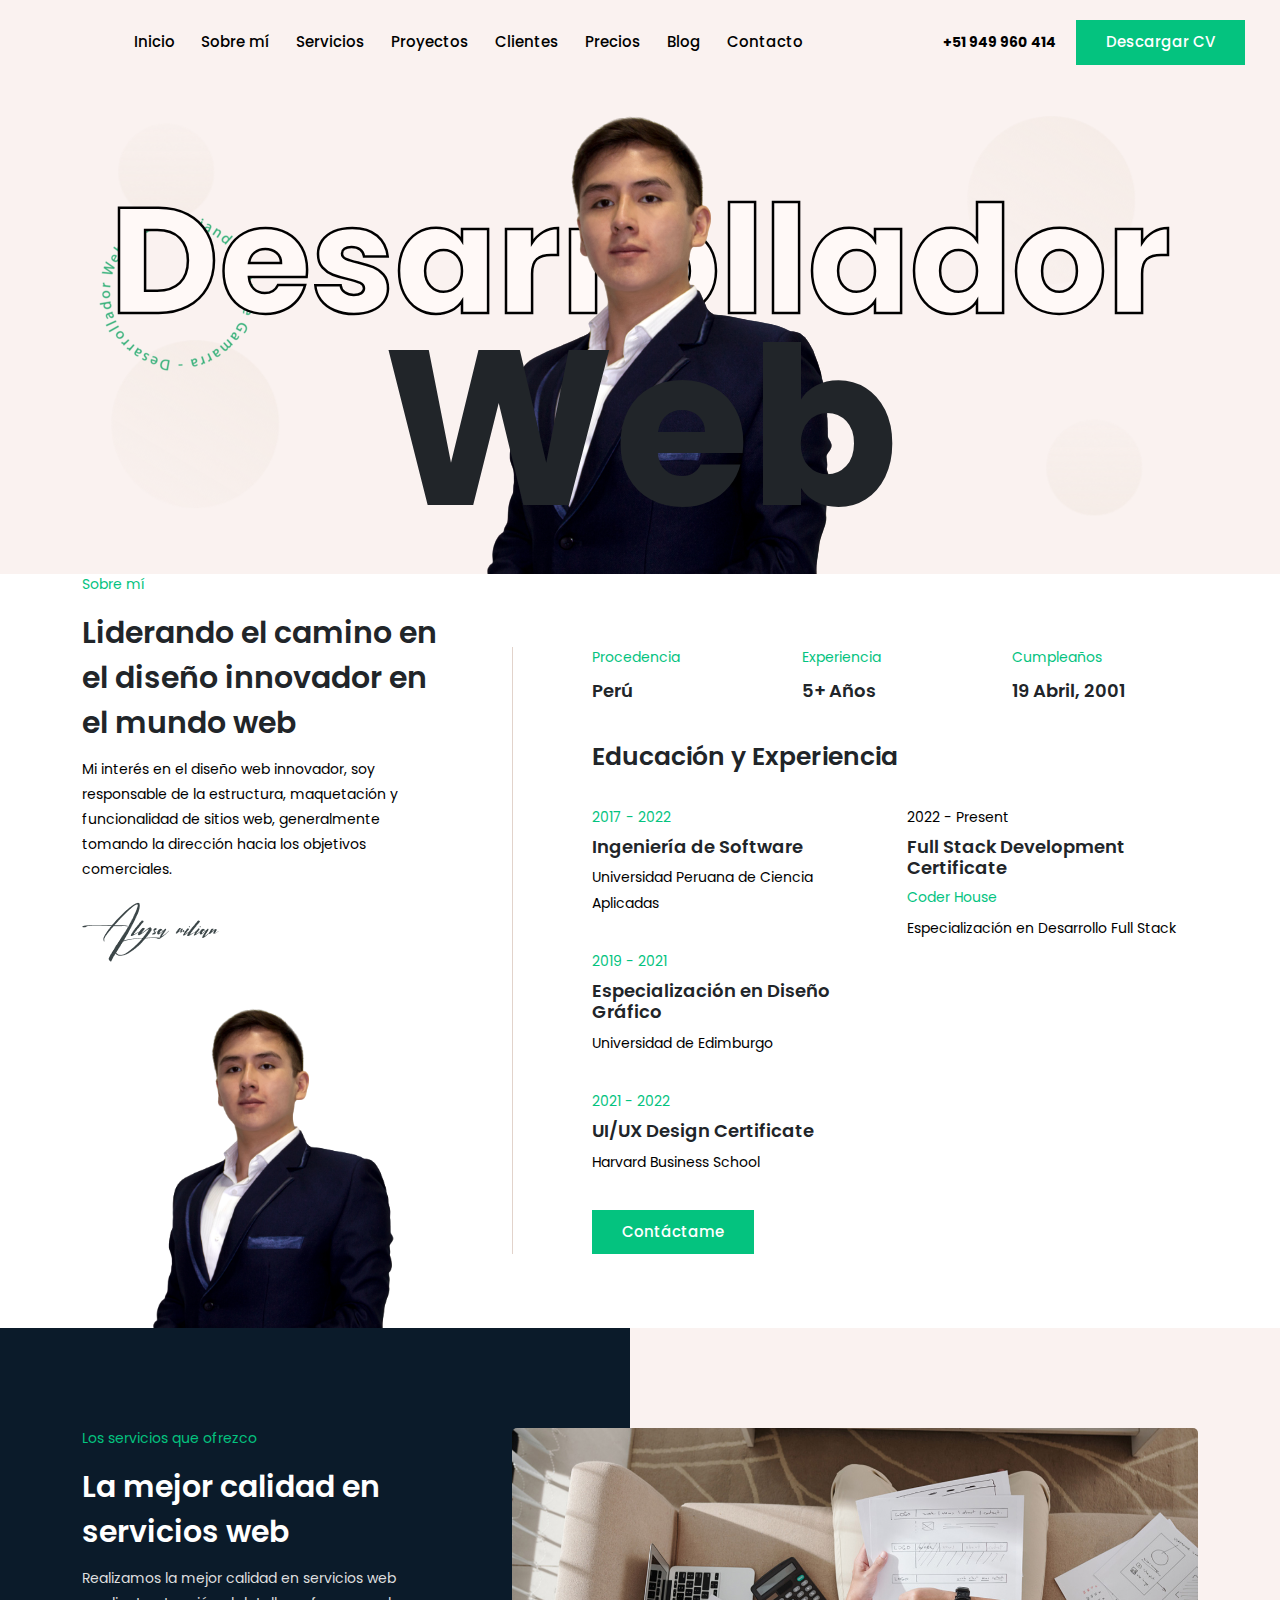
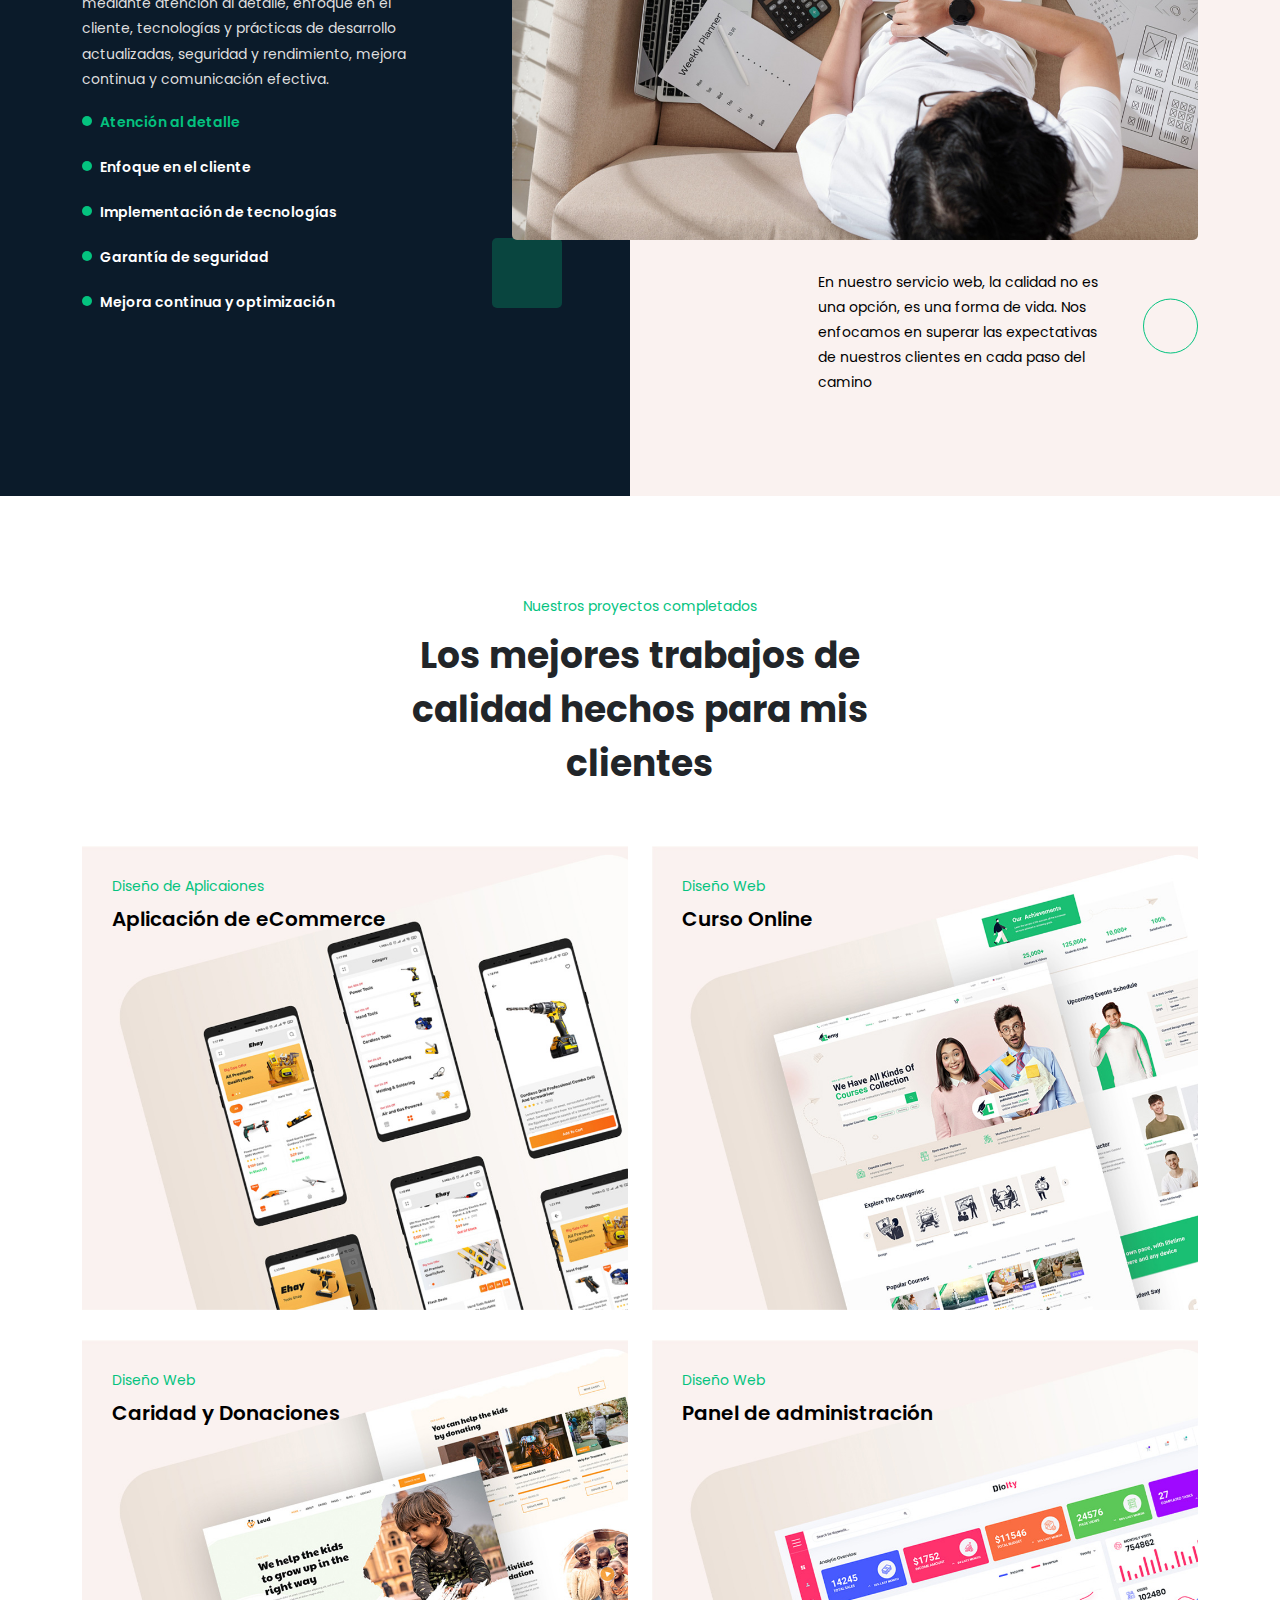
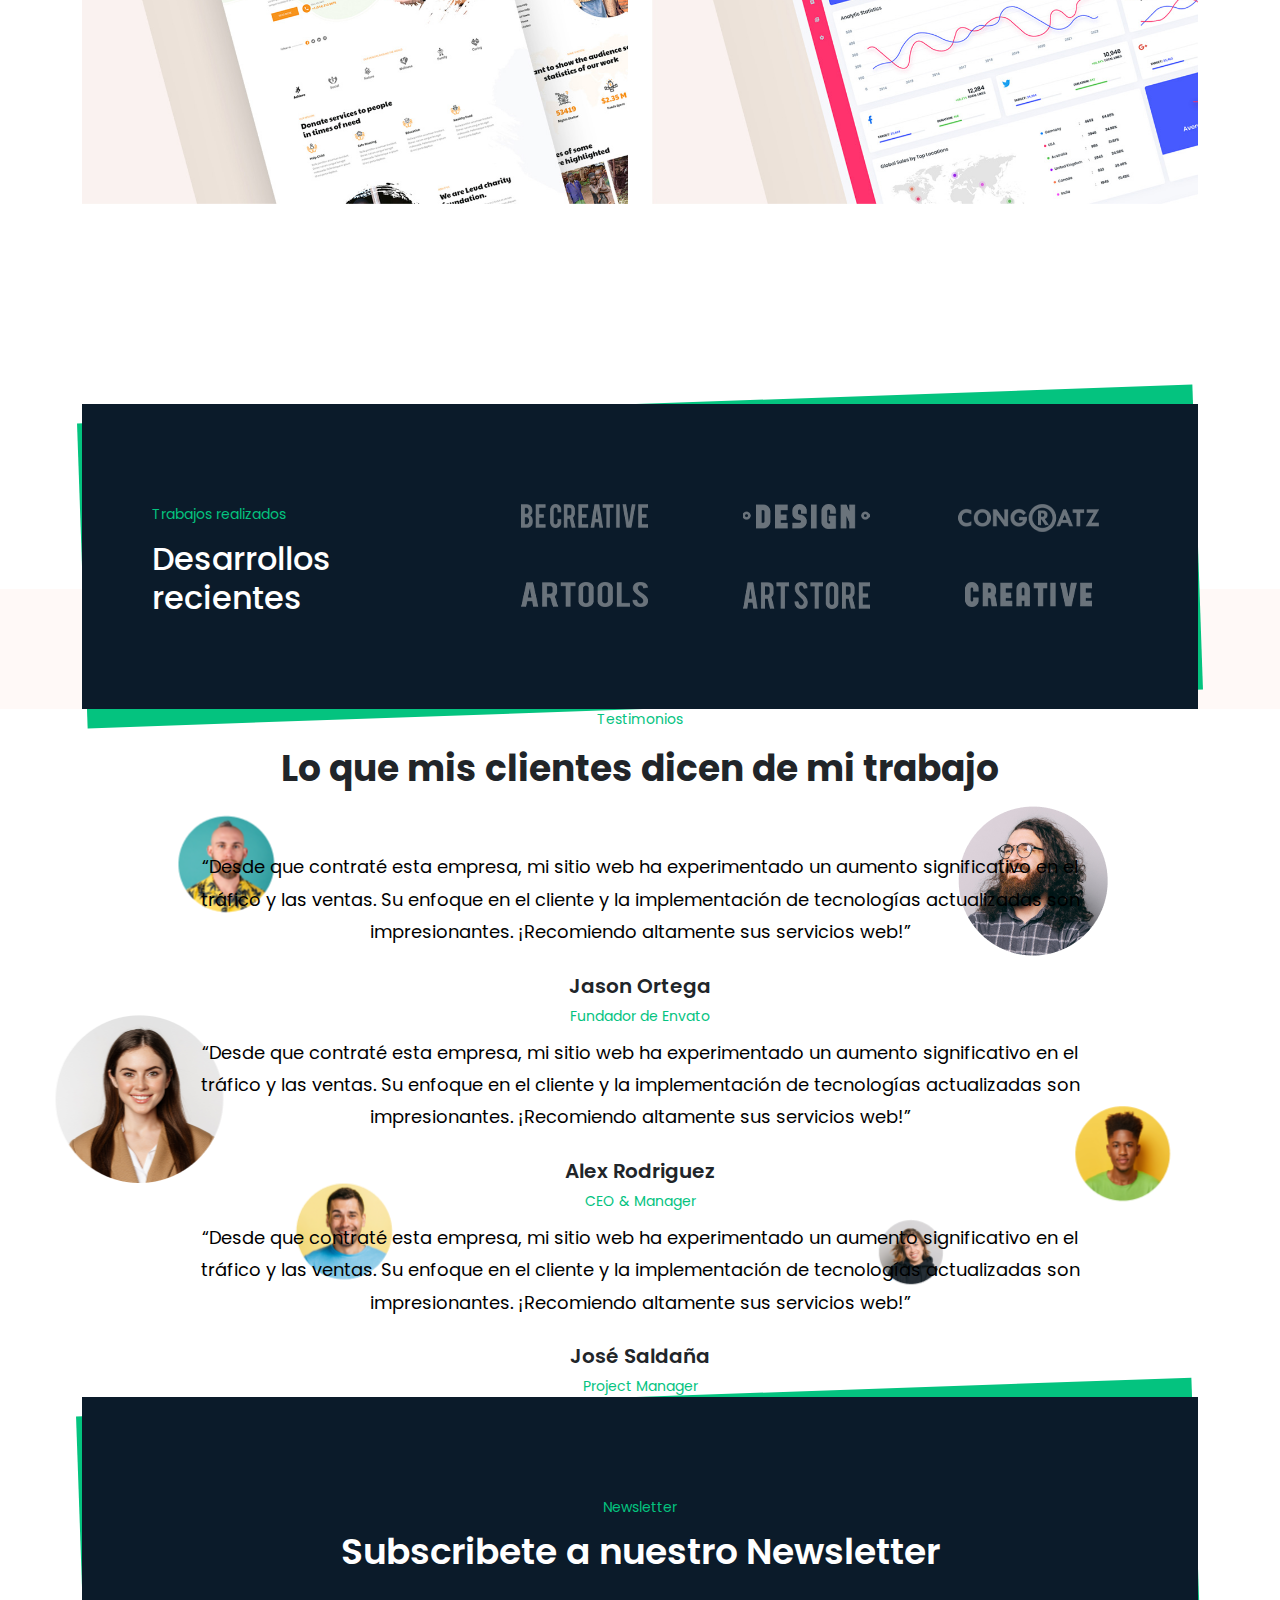
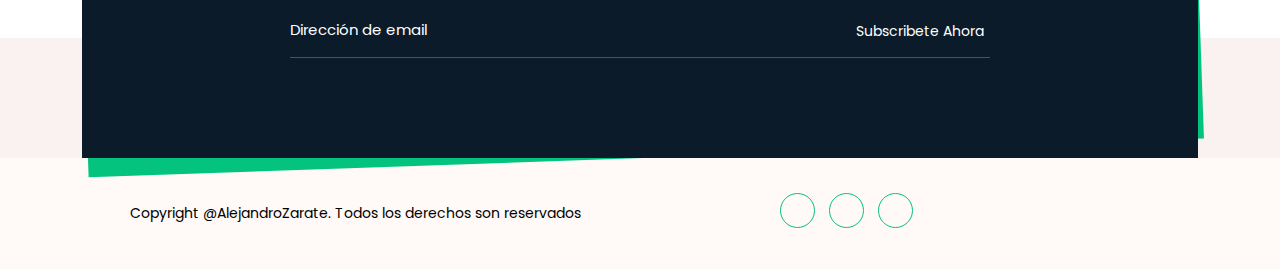
<file: index.html>
<!doctype html>
<html lang="es">
    <head>
        <meta charset="utf-8">
        <meta name="viewport" content="width=device-width, initial-scale=1, shrink-to-fit=no">
        <meta name="description" content="Alejandro Zárate Desarrollador Web. Proyectos de Software, diseños web responsive, elaboración de sitios comerciales y de promoción en línea.">
        <meta name="keywords" content="Desarrollo Web, Alejandro Zárate, Portafolio Luis Zárate, Diseñador Web, Sitios Web Personalizados, maquetación e implementación">
        <link rel="stylesheet" href="./css/bootstrap.min.css">
        <link rel="stylesheet" href="./css/style.css">

        <title>Portafolio AZ</title>
    </head>

    <body id="home" data-bs-spy="scroll" data-bs-offset="70">

        <nav class="navbar navbar-expand-lg navbar-light navbar-area-with-position-relative">
            <div class="container-fluid">

                <button class="navbar-toggler" type="button" data-bs-toggle="collapse" data-bs-target="#navbarSupportedContent" aria-controls="navbarSupportedContent" aria-expanded="false" aria-label="Toggle navigation">
                    <span class="navbar-toggler-icon"></span>
                </button>

                <div class="collapse navbar-collapse" id="navbarSupportedContent">
                    <ul class="navbar-nav m-auto">
                        <li class="nav-item"><a class="nav-link" href="#home">Inicio</a></li>
                        <li class="nav-item"><a class="nav-link" href="#about">Sobre mí</a></li>
                        <li class="nav-item"><a class="nav-link" href="#services">Servicios</a></li>
                        <li class="nav-item"><a class="nav-link" href="#projects">Proyectos</a></li>
                        <li class="nav-item"><a class="nav-link" href="#client">Clientes</a></li>
                        <li class="nav-item"><a class="nav-link" href="./precios.html">Precios</a></li>
                        <li class="nav-item"><a class="nav-link" href="./blog.html">Blog</a></li>
                        <li class="nav-item"><a class="nav-link" href="./contacto.html">Contacto</a></li>
                    </ul>

                    <div class="others-option">
                        <div class="d-flex align-items-center justify-content-center">
                            <div class="option-item">
                                <a href="tel:15417543010" class="phone-number"><i class="fa-solid fa-phone"></i> +51 949 960 414</a>
                            </div>
    
                            <div class="option-item">
                                <a href="#" class="default-btn">Descargar CV</a>
                            </div>
                        </div>
                    </div>
                </div>
            </div>
        </nav>
        <!-- End Navbar Area -->

        <!-- Start Product Designer Banner Area -->
        <main id="home" class="product-designer-banner-area">
            <div class="container">
                <div class="product-designer-banner-content">
                    <h1 class="product-text">Desarrollador</h1>
                    <h2 class="designer-text">Web</h2>

                    <div class="circle-text-image">
                        <img src="./img/home-three/banner/circle-text.png" alt="Luis Zárate Desarrollador Web">
                    </div>

                    <div class="designer-image">
                        <img src="./img/home-three/banner/designer.png" alt="Luis Zárate Desarrollador Web Fotografía">
                    </div>
                </div>
            </div>

            <div class="circle-shape-1">
                <img src="./img/home-three/banner/circle-1.png" alt="diseño_banner1">
            </div>
            <div class="circle-shape-2">
                <img src="./img/home-three/banner/circle-2.png" alt="diseño_banner2">
            </div>
            <div class="circle-shape-3">
                <img src="./img/home-three/banner/circle-2.png" alt="diseño_banner2">
            </div>
            <div class="circle-shape-4">
                <img src="./img/home-three/banner/circle-1.png" alt="diseño_banner1">
            </div>
        </main>
        <!-- End Product Designer Banner Area -->

        <!-- Start Creative About Area -->
        <container id="about" class="creative-about-area ptb-100">
            <div class="container">
                <div class="row justify-content-center align-items-center">
                    <div class="col-lg-4 col-md-12">
                        <div class="creative-about-content">
                            <span>Sobre mí</span>
                            <h3>Liderando el camino en el diseño innovador en el mundo web</h3>
                            <p>Mi interés en el diseño web innovador, soy responsable de la estructura, maquetación y funcionalidad de sitios web, generalmente tomando la dirección hacia los objetivos comerciales.</p>
                            <div class="signature">
                                <img src="./img/home-three/about/signature.png" alt="Firma Luis Zárate">
                            </div>
                            <div class="about-image">
                                <img src="./img/home-three/about/about.jpg" alt="Luis Zárate Desarrollador Web Fotografía">
                            </div>
                        </div>
                    </div>

                    <div class="col-lg-8 col-md-12">
                        <div class="creative-about-others-content">
                            <div class="row justify-content-center">
                                <div class="col-lg-4 col-sm-4">
                                    <div class="small-card">
                                        <span>Procedencia</span>
                                        <h4>Perú</h4>
                                    </div>
                                </div>
                                <div class="col-lg-4 col-sm-4">
                                    <div class="small-card">
                                        <span>Experiencia</span>
                                        <h4>5+ Años</h4>
                                    </div>
                                </div>
                                <div class="col-lg-4 col-sm-4">
                                    <div class="small-card">
                                        <span>Cumpleaños</span>
                                        <h4>19 Abril, 2001</h4>
                                    </div>
                                </div>
                            </div>

                            <h3 class="title">Educación y Experiencia</h3>
                            
                            <div class="row justify-content-center">
                                <div class="col-lg-6 col-md-6">
                                    <div class="education-content">
                                        <span>2017 - 2022</span>
                                        <h4>Ingeniería de Software</h4>
                                        <p>Universidad Peruana de Ciencia Aplicadas</p>
                                    </div>

                                    <div class="education-content">
                                        <span>2019 - 2021</span>
                                        <h4>Especialización en Diseño Gráfico</h4>
                                        <p>Universidad de Edimburgo</p>
                                    </div>

                                    <div class="education-content">
                                        <span>2021 - 2022</span>
                                        <h4>UI/UX Design Certificate</h4>
                                        <p>Harvard Business School</p>
                                    </div>

                                    <div class="education-content">
                                        <a href="#contact" class="default-btn">Contáctame</a>
                                    </div>
                                </div>

                                <div class="col-lg-6 col-md-6">
                                    <div class="experience-content">
                                        <b>2022 - Present</b>
                                        <h4>Full Stack Development Certificate</h4>
                                        <span>Coder House</span>
                                        <p>Especialización en Desarrollo Full Stack</p>
                                    </div>
                                </div>
                            </div>
                        </div>
                    </div>
                </div>
            </div>
        </container>
        <!-- End Creative About Area -->
        
        <!-- Start Creative Service Area -->
        <section id="services" class="creative-service-area ptb-100">
            <div class="container">
                <div class="row justify-content-center">
                    <div class="col-lg-4 col-md-12">
                        <div class="creative-service-content">
                            <span>Los servicios que ofrezco</span>
                            <h3>La mejor calidad en servicios web</h3>
                            <p>Realizamos la mejor calidad en servicios web mediante atención al detalle, enfoque en el cliente, tecnologías y prácticas de desarrollo actualizadas, seguridad y rendimiento, mejora continua y comunicación efectiva.</p>

                            <ul class="nav nav-tabs" id="myTab" role="tablist">
                                <li class="nav-item">
                                    <a class="nav-link active" id="tab-1-tab" data-bs-toggle="tab" href="#tab-1" role="tab" aria-controls="tab-1">Atención al detalle</a>
                                </li>
                                <li class="nav-item">
                                    <a class="nav-link" id="tab-2-tab" data-bs-toggle="tab" href="#tab-2" role="tab" aria-controls="tab-2">Enfoque en el cliente</a>
                                </li>
                                <li class="nav-item">
                                    <a class="nav-link" id="tab-3-tab" data-bs-toggle="tab" href="#tab-3" role="tab" aria-controls="tab-3">Implementación de tecnologías</a>
                                </li>
                                <li class="nav-item">
                                    <a class="nav-link" id="tab-4-tab" data-bs-toggle="tab" href="#tab-4" role="tab" aria-controls="tab-4">Garantía de seguridad</a>
                                </li>
                                <li class="nav-item">
                                    <a class="nav-link" id="tab-5-tab" data-bs-toggle="tab" href="#tab-5" role="tab" aria-controls="tab-5">Mejora continua y optimización</a>
                                </li>
                            </ul>
                        </div>
                    </div>

                    <div class="col-lg-8 col-md-12">
                        <div class="tab-content" id="myTabContent">
                            <div class="tab-pane fade show active" id="tab-1" role="tabpanel">
                                <div class="creative-service-image">
                                    <img src="./img/home-three/service/service-1.jpg" alt="desarrollo web_servicios1">

                                    <div class="service-content">
                                        <p>En nuestro servicio web, la calidad no es una opción, es una forma de vida. Nos enfocamos en superar las expectativas de nuestros clientes en cada paso del camino</p>
                                        <div class="icon">
                                            <a href="single-services.html"><i class="fa-solid fa-right-long"></i></a>
                                        </div>
                                    </div>
                                </div>
                            </div>
    
                            <div class="tab-pane fade" id="tab-2" role="tabpanel">
                                <div class="creative-service-image">
                                    <img src="./img/home-three/service/service-2.jpg" alt="desarrollo web_servicios2">

                                    <div class="service-content">
                                        <p>Nulla quis lorem ut libero malesuada feugiat vestibulum ac diam sit amet quam vehicula elementum</p>
                                        <div class="icon">
                                            <a href="single-services.html"><i class="fa-solid fa-right-long"></i></a>
                                        </div>
                                    </div>
                                </div>
                            </div>

                            <div class="tab-pane fade" id="tab-3" role="tabpanel">
                                <div class="creative-service-image">
                                    <img src="./img/home-three/service/service-3.jpg" alt="desarrollo web_servicios3">

                                    <div class="service-content">
                                        <p>Nulla quis lorem ut libero malesuada feugiat vestibulum ac diam sit amet quam vehicula elementum</p>
                                        <div class="icon">
                                            <a href="single-services.html"><i class="fa-solid fa-right-long"></i></a>
                                        </div>
                                    </div>
                                </div>
                            </div>

                            <div class="tab-pane fade" id="tab-4" role="tabpanel">
                                <div class="creative-service-image">
                                    <img src="./img/home-three/service/service-4.jpg" alt="desarrollo web_servicios4">

                                    <div class="service-content">
                                        <p>Nulla quis lorem ut libero malesuada feugiat vestibulum ac diam sit amet quam vehicula elementum</p>
                                        <div class="icon">
                                            <a href="single-services.html"><i class="fa-solid fa-right-long"></i></a>
                                        </div>
                                    </div>
                                </div>
                            </div>

                            <div class="tab-pane fade" id="tab-5" role="tabpanel">
                                <div class="creative-service-image">
                                    <img src="./img/home-three/service/service-5.jpg" alt="desarrollo web_servicios5">

                                    <div class="service-content">
                                        <p>Nulla quis lorem ut libero malesuada feugiat vestibulum ac diam sit amet quam vehicula elementum</p>
                                        <div class="icon">
                                            <a href="single-services.html"><i class="fa-solid fa-right-long"></i></a>
                                        </div>
                                    </div>
                                </div>
                            </div>
                        </div>    
                    </div>
                </div>
            </div>
        </section>
        <!-- End Creative Service Area -->
        
        <!-- Start Projects Wrap Area -->
        <section id="projects" class="projects-wrap-area pt-100 pb-70">
            <div class="container">
                <div class="section-wrap-title">
                    <span>Nuestros proyectos completados</span>
                    <h2>Los mejores trabajos de calidad hechos para mis clientes</h2>
                </div>

                <div class="row justify-content-center">
                    <div class="col-lg-6 col-md-6">
                        <div class="projects-wrap-card">
                            <a href="#"><img src="./img/home-three/projects/projects-1.jpg" alt="desarrollo web_proyectos1"></a>

                            <div class="projects-content">
                                <span>Diseño de Aplicaiones</span>
                                <h3>
                                    <a href="#">Aplicación de  eCommerce</a>
                                </h3>
                            </div>
                        </div>
                    </div>

                    <div class="col-lg-6 col-md-6">
                        <div class="projects-wrap-card">
                            <a href="#"><img src="./img/home-three/projects/projects-2.jpg" alt="desarrollo web_proyectos2"></a>

                            <div class="projects-content">
                                <span>Diseño Web</span>
                                <h3>
                                    <a href="#">Curso Online</a>
                                </h3>
                            </div>
                        </div>
                    </div>

                    <div class="col-lg-6 col-md-6">
                        <div class="projects-wrap-card">
                            <a href="#"><img src="./img/home-three/projects/projects-3.jpg" alt="desarrollo web_proyectos3"></a>

                            <div class="projects-content">
                                <span>Diseño Web</span>
                                <h3>
                                    <a href="#">Caridad y Donaciones</a>
                                </h3>
                            </div>
                        </div>
                    </div>

                    <div class="col-lg-6 col-md-6">
                        <div class="projects-wrap-card">
                            <a href="#"><img src="./img/home-three/projects/projects-4.jpg" alt="desarrollo web_proyectos4"></a>

                            <div class="projects-content">
                                <span>Diseño Web</span>
                                <h3>
                                    <a href="#">Panel de administración</a>
                                </h3>
                            </div>
                        </div>
                    </div>
                </div>
            </div>
        </section>
        <!-- End Projects Wrap Area -->

        <section class="awesome-partner-area pt-100">
            <div class="container">
                <div class="awesome-partner-inner-box">
                    <div class="row justify-content-center">
                        <div class="col-lg-4 col-md-12">
                            <div class="awesome-partner-content">
                                <span>Trabajos realizados</span>
                                <h3>Desarrollos recientes</h3>
                            </div>
                        </div>

                        <div class="col-lg-8 col-md-12">
                            <div class="row justify-content-center">
                                <div class="col-lg-4 col-sm-6 col-6">
                                    <div class="awesome-partner-item">
                                        <img src="./img/partner/1.png" alt="partner1_desarrollo web">
                                    </div>
                                </div>
            
                                <div class="col-lg-4 col-sm-6 col-6">
                                    <div class="awesome-partner-item">
                                        <img src="./img/partner/2.png" alt="partner2_desarrollo web">
                                    </div>
                                </div>

                                <div class="col-lg-4 col-sm-6 col-6">
                                    <div class="awesome-partner-item">
                                        <img src="./img/partner/3.png" alt="partner3_desarrollo web">
                                    </div>
                                </div>
            
                                <div class="col-lg-4 col-sm-6 col-6">
                                    <div class="awesome-partner-item">
                                        <img src="./img/partner/4.png" alt="partner4_desarrollo web">
                                    </div>
                                </div>
            
                                <div class="col-lg-4 col-sm-6 col-6">
                                    <div class="awesome-partner-item">
                                        <img src="./img/partner/5.png" alt="partner5_desarrollo web">
                                    </div>
                                </div>
            
                                <div class="col-lg-4 col-sm-6 col-6">
                                    <div class="awesome-partner-item">
                                        <img src="./img/partner/6.png" alt="partner6_desarrollo web">
                                    </div>
                                </div>
                            </div>
                        </div>
                    </div>
                </div>
            </div>
        </section>

        <container id="client" class="happy-clients-area ptb-100">
            <div class="container">
                <div class="section-wrap-title">
                    <span>Testimonios</span>
                    <h2>Lo que mis clientes dicen de mi trabajo</h2>
                </div>

                <div class="happy-clients-slides owl-carousel owl-theme">
                    <div class="happy-clients-item">
                        <div class="icon">
                            <i class="fa-solid fa-quote-left"></i>
                        </div>
                        <p>“Desde que contraté esta empresa, mi sitio web ha experimentado un aumento significativo en el tráfico y las ventas. Su enfoque en el cliente y la implementación de tecnologías actualizadas son impresionantes. ¡Recomiendo altamente sus servicios web!”</p>
                        <div class="client-info">
                            <h3>Jason Ortega</h3>
                            <span>Fundador de Envato</span>
                        </div>
                    </div>

                    <div class="happy-clients-item">
                        <div class="icon">
                            <i class="fa-solid fa-quote-left"></i>
                        </div>
                        <p>“Desde que contraté esta empresa, mi sitio web ha experimentado un aumento significativo en el tráfico y las ventas. Su enfoque en el cliente y la implementación de tecnologías actualizadas son impresionantes. ¡Recomiendo altamente sus servicios web!”</p>
                        <div class="client-info">
                            <h3>Alex Rodriguez</h3>
                            <span>CEO & Manager</span>
                        </div>
                    </div>

                    <div class="happy-clients-item">
                        <div class="icon">
                            <i class="fa-solid fa-quote-left"></i>
                        </div>
                        <p>“Desde que contraté esta empresa, mi sitio web ha experimentado un aumento significativo en el tráfico y las ventas. Su enfoque en el cliente y la implementación de tecnologías actualizadas son impresionantes. ¡Recomiendo altamente sus servicios web!”</p>
                        <div class="client-info">
                            <h3>José Saldaña</h3>
                            <span>Project Manager</span>
                        </div>
                    </div>
                </div>
            </div>

            <div class="happy-clients-image-1">
                <img src="./img/home-three/happy-clients/clients-1.png" alt="clientes1_desarrollo web">
            </div>
            <div class="happy-clients-image-2">
                <img src="./img/home-three/happy-clients/clients-2.png" alt="clientes2_desarrollo web">
            </div>
            <div class="happy-clients-image-3">
                <img src="./img/home-three/happy-clients/clients-3.png" alt="clientes3_desarrollo web">
            </div>
            <div class="happy-clients-image-4">
                <img src="./img/home-three/happy-clients/clients-4.png" alt="clientes4_desarrollo web">
            </div>
            <div class="happy-clients-image-5">
                <img src="./img/home-three/happy-clients/clients-5.png" alt="clientes5_desarrollo web">
            </div>
            <div class="happy-clients-image-6">
                <img src="./img/home-three/happy-clients/clients-6.png" alt="clientes6_desarrollo web">
            </div>
        </container>

        <section class="subscribe-wrap-area">
            <div class="container">
                <div class="subscribe-wrap-inner-content ptb-100">
                    <span>Newsletter</span>
                    <h2>Subscribete a nuestro Newsletter</h2>

                    <div class="newsletter-content">
                        <form class="newsletter-form" data-bs-toggle="validator">
                            <input type="email" class="input-newsletter" placeholder="Dirección de email" name="EMAIL" required autocomplete="off">

                            <button type="submit">Subscribete Ahora</button>
                            <div id="validator-newsletter" class="form-result"></div>
                        </form>
                    </div>
                </div>
            </div>
        </section>

        <footer class="copyright-wrap-area">
            <div class="container">
                <div class="row align-items-center">

                    <div class="col-lg-6 col-md-4">
                        <div class="copyright-wrap-content">
                            <p>Copyright @AlejandroZarate. Todos los derechos son reservados</p>
                        </div>
                    </div>

                    <div class="col-lg-3 col-md-4">
                        <ul class="copyright-wrap-social">
                            <li><a href="#" target="_blank"><i class="fab fa-facebook-f"></i></a></li>
                            <li><a href="#" target="_blank"><i class="fab fa-twitter"></i></a></li>
                            <li><a href="#" target="_blank"><i class="fa-brands fa-instagram"></i></a></li>
                        </ul>
                    </div>
                </div>
            </div>
        </footer>
        
        <script src="./js/bootstrap.bundle.min.js"></script>
    </body>
</html>
</file>
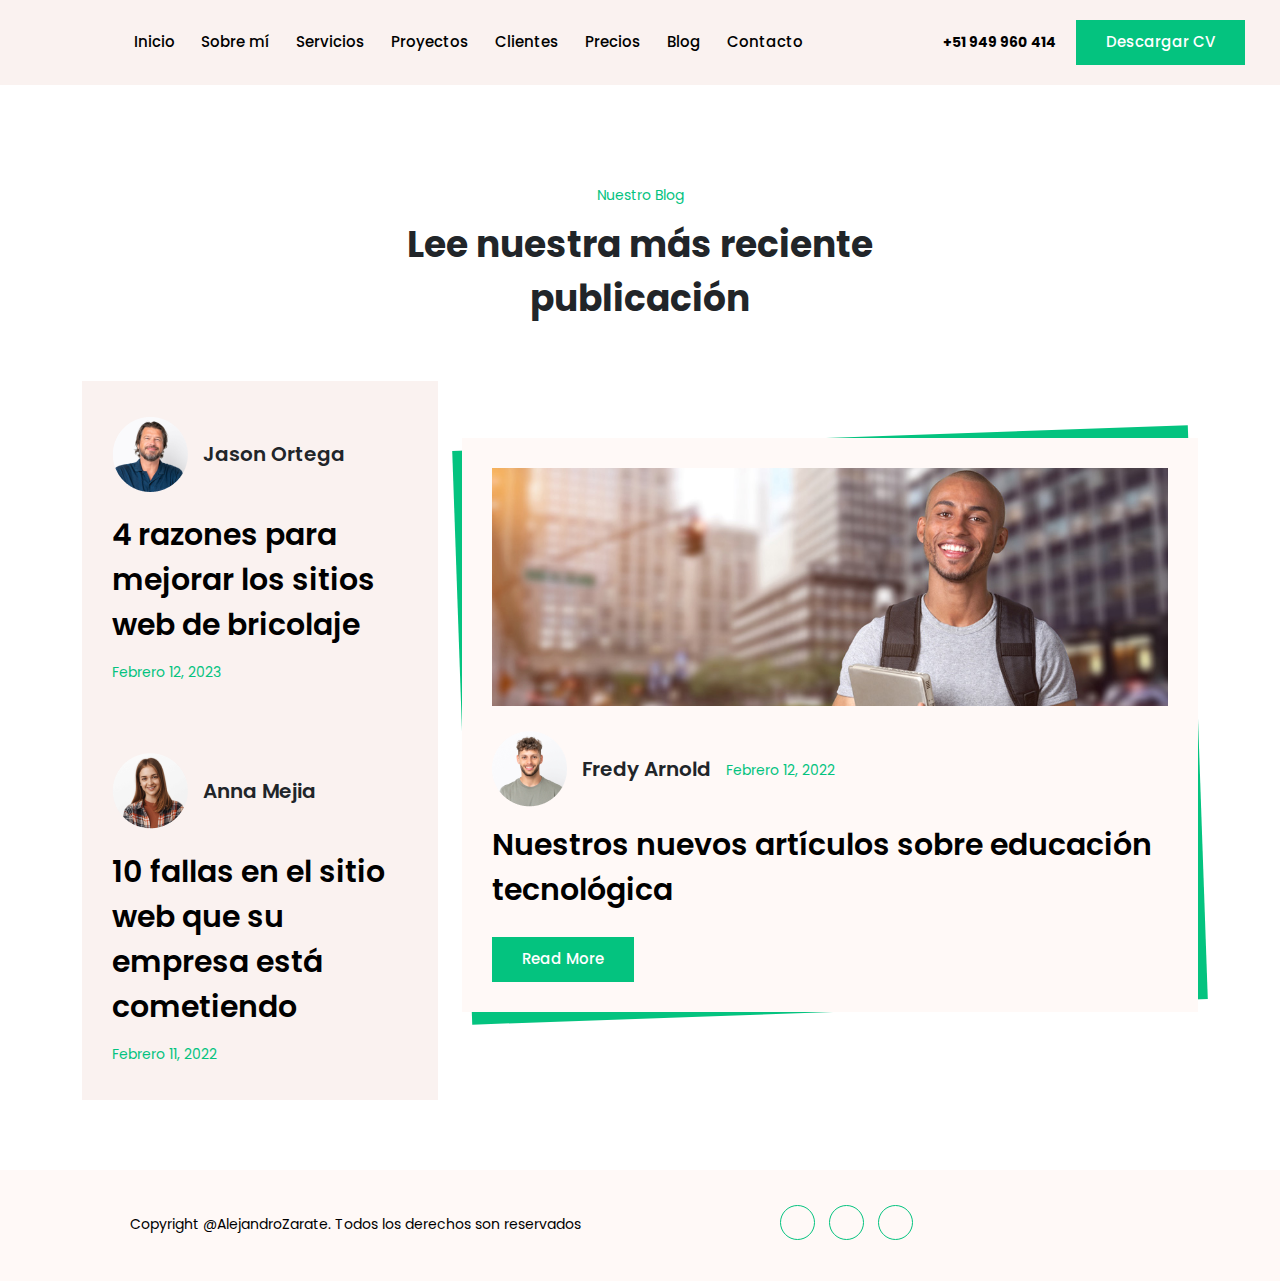
<file: blog.html>
<!doctype html>
<html lang="es">
    <head>
        <meta charset="utf-8">
        <meta name="viewport" content="width=device-width, initial-scale=1, shrink-to-fit=no">

        <link rel="stylesheet" href="./css/bootstrap.min.css">
        <link rel="stylesheet" href="./css/style.css">

        <title>Portafolio AZ</title>
    </head>

    <body id="home" data-bs-spy="scroll" data-bs-offset="70">

        <nav class="navbar navbar-expand-lg navbar-light navbar-area-with-position-relative">
            <div class="container-fluid">

                <button class="navbar-toggler" type="button" data-bs-toggle="collapse" data-bs-target="#navbarSupportedContent" aria-controls="navbarSupportedContent" aria-expanded="false" aria-label="Toggle navigation">
                    <span class="navbar-toggler-icon"></span>
                </button>

                <div class="collapse navbar-collapse" id="navbarSupportedContent">
                    <ul class="navbar-nav m-auto">
                        <li class="nav-item"><a class="nav-link" href="./index.html">Inicio</a></li>
                        <li class="nav-item"><a class="nav-link" href="./index.html#about">Sobre mí</a></li>
                        <li class="nav-item"><a class="nav-link" href="./index.html#services">Servicios</a></li>
                        <li class="nav-item"><a class="nav-link" href="./index.html#projects">Proyectos</a></li>
                        <li class="nav-item"><a class="nav-link" href="./index.html#client">Clientes</a></li>
                        <li class="nav-item"><a class="nav-link" href="./precios.html">Precios</a></li>
                        <li class="nav-item"><a class="nav-link" href="./blog.html">Blog</a></li>
                        <li class="nav-item"><a class="nav-link" href="./contacto.html">Contacto</a></li>
                    </ul>

                    <div class="others-option">
                        <div class="d-flex align-items-center justify-content-center">
                            <div class="option-item">
                                <a href="tel:15417543010" class="phone-number"><i class="fa-solid fa-phone"></i> +51 949 960 414</a>
                            </div>
    
                            <div class="option-item">
                                <a href="#" class="default-btn">Descargar CV</a>
                            </div>
                        </div>
                    </div>
                </div>
            </div>
        </nav>
        <!-- End Navbar Area -->

        <main id="blog" class="blog-wrap-area pt-100 pb-70">
            <div class="container">
                <div class="section-wrap-title">
                    <span>Nuestro Blog</span>
                    <h2>Lee nuestra más reciente publicación</h2>
                </div>

                <div class="row justify-content-center align-items-center">
                    <div class="col-lg-4 col-md-12">
                        <div class="blog-wrap-card">
                            <div class="info d-flex align-items-center">
                                <img src="./img/home-three/user1.png" alt="usuarios1_desarrollo web">
                                <div class="title">
                                    <h4>Jason Ortega</h4>
                                </div>
                            </div>
                            <h3>
                                <a href="#">4 razones para mejorar los sitios web de bricolaje</a>
                            </h3>
                            <span>Febrero 12, 2023</span>
                        </div>

                        <div class="blog-wrap-card">
                            <div class="info d-flex align-items-center">
                                <img src="./img/home-three/user2.png" alt="usuarios2_desarrollo web">
                                <div class="title">
                                    <h4>Anna Mejia</h4>
                                </div>
                            </div>
                            <h3>
                                <a href="#">10 fallas en el sitio web que su empresa está cometiendo</a>
                            </h3>
                            <span>Febrero 11, 2022</span>
                        </div>
                    </div>

                    <div class="col-lg-8 col-md-12">
                        <div class="blog-wrap-right-card">
                            <div class="blog-image">
                                <a href="#"><img src="./img/home-three/blog.jpg" alt="blog1"></a>
                            </div>
                            <div class="blog-content">
                                <div class="info d-flex align-items-center">
                                    <img src="./img/home-three/user3.png" alt="usuarios3_desarrollo web">
                                    <div class="title">
                                        <h4>Fredy Arnold <span>Febrero 12, 2022</span></h4>
                                    </div>
                                </div>
                                <h3>
                                    <a href="#">Nuestros nuevos artículos sobre educación tecnológica</a>
                                </h3>
                                <a href="#" class="default-btn">Read More</a>
                            </div>
                        </div>
                    </div>
                </div>
            </div>
        </main>

        <footer class="copyright-wrap-area">
            <div class="container">
                <div class="row align-items-center">

                    <div class="col-lg-6 col-md-4">
                        <div class="copyright-wrap-content">
                            <p>Copyright @AlejandroZarate. Todos los derechos son reservados</p>
                        </div>
                    </div>

                    <div class="col-lg-3 col-md-4">
                        <ul class="copyright-wrap-social">
                            <li><a href="#" target="_blank"><i class="fab fa-facebook-f"></i></a></li>
                            <li><a href="#" target="_blank"><i class="fab fa-twitter"></i></a></li>
                            <li><a href="#" target="_blank"><i class="fa-brands fa-instagram"></i></a></li>
                        </ul>
                    </div>
                </div>
            </div>
        </footer>

        <script src="./js/bootstrap.bundle.min.js"></script>
    </body>
</html>
</file>
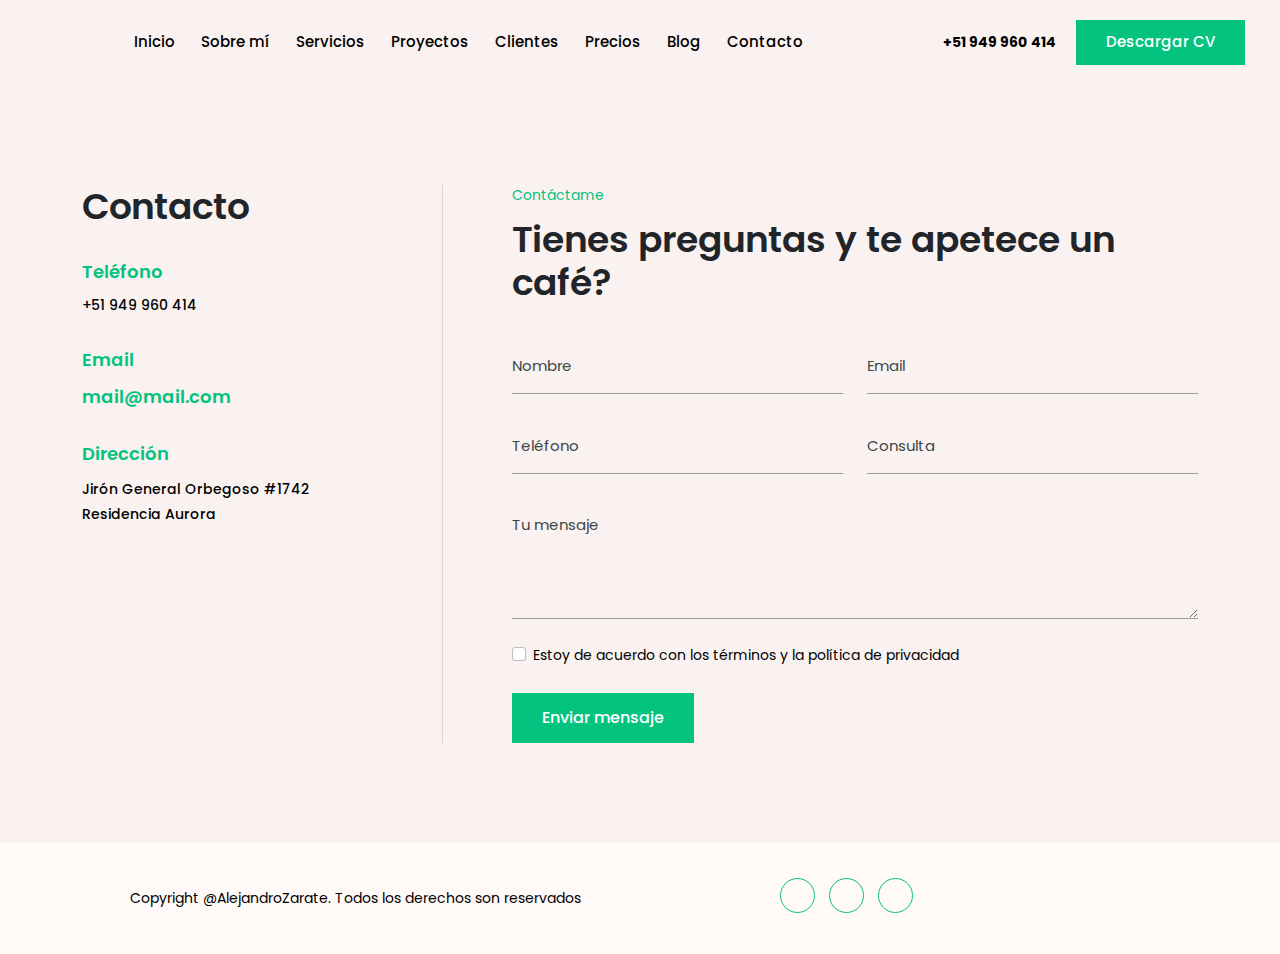
<file: contacto.html>
<!doctype html>
<html lang="es">
    <head>
        <meta charset="utf-8">
        <meta name="viewport" content="width=device-width, initial-scale=1, shrink-to-fit=no">

        <link rel="stylesheet" href="./css/bootstrap.min.css">
        <link rel="stylesheet" href="./css/style.css">

        <title>Portafolio AZ</title>
    </head>

    <body id="home" data-bs-spy="scroll" data-bs-offset="70">

        <nav class="navbar navbar-expand-lg navbar-light navbar-area-with-position-relative">
            <div class="container-fluid">

                <button class="navbar-toggler" type="button" data-bs-toggle="collapse" data-bs-target="#navbarSupportedContent" aria-controls="navbarSupportedContent" aria-expanded="false" aria-label="Toggle navigation">
                    <span class="navbar-toggler-icon"></span>
                </button>

                <div class="collapse navbar-collapse" id="navbarSupportedContent">
                    <ul class="navbar-nav m-auto">
                        <li class="nav-item"><a class="nav-link" href="./index.html">Inicio</a></li>
                        <li class="nav-item"><a class="nav-link" href="./index.html#about">Sobre mí</a></li>
                        <li class="nav-item"><a class="nav-link" href="./index.html#services">Servicios</a></li>
                        <li class="nav-item"><a class="nav-link" href="./index.html#projects">Proyectos</a></li>
                        <li class="nav-item"><a class="nav-link" href="./index.html#client">Clientes</a></li>
                        <li class="nav-item"><a class="nav-link" href="./precios.html">Precios</a></li>
                        <li class="nav-item"><a class="nav-link" href="./blog.html">Blog</a></li>
                        <li class="nav-item"><a class="nav-link" href="./contacto.html">Contacto</a></li>
                    </ul>

                    <div class="others-option">
                        <div class="d-flex align-items-center justify-content-center">
                            <div class="option-item">
                                <a href="tel:15417543010" class="phone-number"><i class="fa-solid fa-phone"></i> +51 949 960 414</a>
                            </div>
    
                            <div class="option-item">
                                <a href="#" class="default-btn">Descargar CV</a>
                            </div>
                        </div>
                    </div>
                </div>
            </div>
        </nav>
        <!-- End Navbar Area -->

        <form id="contact" class="contact-wrap-area ptb-100">
            <div class="container">
                <div class="row justify-content-center">
                    <div class="col-lg-4 col-md-12">
                        <div class="contact-wrap-info">
                            <h3>Contacto</h3>

                            <div class="contact-info-card">
                                <span>Teléfono</span>
                                <a href="tel:15417543010">+51 949 960 414</a>
                            </div>
                            <div class="contact-info-card">
                                <span>Email</span>
                                <a href="#"><span class="__cf_email__" data-cfemail="36574e42595876515b575f5a1855595b">mail@mail.com</span></a>
                            </div>
                            <div class="contact-info-card">
                                <span>Dirección</span>
                                <p>Jirón General Orbegoso #1742<br>Residencia Aurora</p>
                            </div>
                        </div>
                    </div>

                    <div class="col-lg-8 col-md-12">
                        <div class="contact-wrap-form">
                            <div class="content">
                                <span>Contáctame</span>
                                <h3>Tienes preguntas y te apetece un café?</h3>
                            </div>

                            <form id="contactForm">
                                <div class="row">
                                    <div class="col-lg-6 col-md-6">
                                        <div class="form-group">
                                            <input type="text" class="form-control" required data-error="Por favor ingresa tu nombre" placeholder="Nombre">
                                            <div class="help-block with-errors"></div>
                                        </div>
                                    </div>
                                    
                                    <div class="col-lg-6 col-md-6">
                                        <div class="form-group">
                                            <input type="email" class="form-control" required data-error="Por favor ingresa tu email" placeholder="Email">
                                            <div class="help-block with-errors"></div>
                                        </div>
                                    </div>

                                    <div class="col-lg-6 col-md-6">
                                        <div class="form-group">
                                            <input type="text" class="form-control" required data-error="Por favor ingresa tu teléfono" placeholder="Teléfono">
                                            <div class="help-block with-errors"></div>
                                        </div>
                                    </div>
                                    
                                    <div class="col-lg-6 col-md-6">
                                        <div class="form-group">
                                            <input type="text" class="form-control" required data-error="Por favor ingresa tu consulta" placeholder="Consulta">
                                            <div class="help-block with-errors"></div>
                                        </div>
                                    </div>
                                    
                                    <div class="col-lg-12 col-md-12">
                                        <div class="form-group">
                                            <textarea name="message" class="form-control" cols="30" rows="6" required data-error="Escribe tu mensaje" placeholder="Tu mensaje"></textarea>
                                            <div class="help-block with-errors"></div>
                                        </div>
                                    </div>

                                    <div class="col-lg-12">
                                        <div class="form-group">
                                            <div class="form-check">
                                                <input
                                                    name="gridCheck"
                                                    value="I agree to the terms and privacy policy."
                                                    class="form-check-input"
                                                    type="checkbox"
                                                    id="gridCheck"
                                                    required
                                                >
                                        
                                                <label class="form-check-label" for="gridCheck">
                                                    Estoy de acuerdo con <a href="#">los términos</a> y <a href="#">la política de privacidad</a>
                                                </label>
                                                <div class="help-block with-errors gridCheck-error"></div>
                                            </div>
                                        </div>
                                    </div>      
                                    
                                    <div class="col-lg-12 col-md-12">
                                        <button type="submit">Enviar mensaje</button>
                                        <div id="msgSubmit" class="h3 text-center hidden"></div>
                                        <div class="clearfix"></div>
                                    </div>
                                </div>
                            </form>
                        </div>
                    </div>
                </div>
            </div>
        </form>

        <footer class="copyright-wrap-area">
            <div class="container">
                <div class="row align-items-center">

                    <div class="col-lg-6 col-md-4">
                        <div class="copyright-wrap-content">
                            <p>Copyright @AlejandroZarate. Todos los derechos son reservados</p>
                        </div>
                    </div>

                    <div class="col-lg-3 col-md-4">
                        <ul class="copyright-wrap-social">
                            <li><a href="#" target="_blank"><i class="fab fa-facebook-f"></i></a></li>
                            <li><a href="#" target="_blank"><i class="fab fa-twitter"></i></a></li>
                            <li><a href="#" target="_blank"><i class="fa-brands fa-instagram"></i></a></li>
                        </ul>
                    </div>
                </div>
            </div>
        </footer>

        <script src="./js/bootstrap.bundle.min.js"></script>
    </body>
</html>
</file>
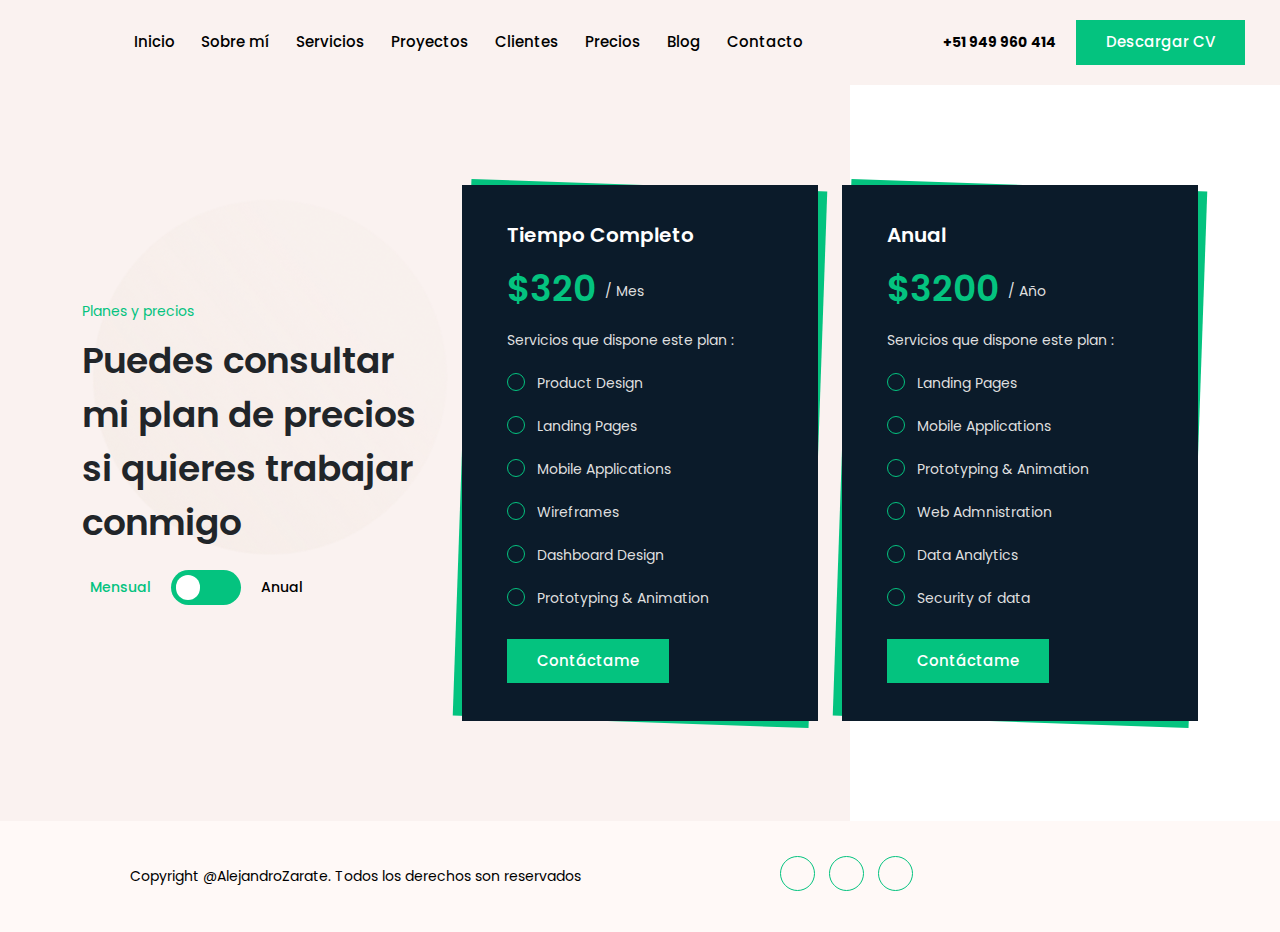
<file: precios.html>
<!doctype html>
<html lang="es">
    <head>
        <meta charset="utf-8">
        <meta name="viewport" content="width=device-width, initial-scale=1, shrink-to-fit=no">

        <link rel="stylesheet" href="./css/bootstrap.min.css">
        <link rel="stylesheet" href="./css/style.css">

        <title>Portafolio AZ</title>
    </head>

    <body id="home" data-bs-spy="scroll" data-bs-offset="70">

        <nav class="navbar navbar-expand-lg navbar-light navbar-area-with-position-relative">
            <div class="container-fluid">
                <button class="navbar-toggler" type="button" data-bs-toggle="collapse" data-bs-target="#navbarSupportedContent" aria-controls="navbarSupportedContent" aria-expanded="false" aria-label="Toggle navigation">
                    <span class="navbar-toggler-icon"></span>
                </button>

                <div class="collapse navbar-collapse" id="navbarSupportedContent">
                    <ul class="navbar-nav m-auto">
                        <li class="nav-item"><a class="nav-link" href="./index.html">Inicio</a></li>
                        <li class="nav-item"><a class="nav-link" href="./index.html#about">Sobre mí</a></li>
                        <li class="nav-item"><a class="nav-link" href="./index.html#services">Servicios</a></li>
                        <li class="nav-item"><a class="nav-link" href="./index.html#projects">Proyectos</a></li>
                        <li class="nav-item"><a class="nav-link" href="./index.html#client">Clientes</a></li>
                        <li class="nav-item"><a class="nav-link" href="./precios.html">Precios</a></li>
                        <li class="nav-item"><a class="nav-link" href="./blog.html">Blog</a></li>
                        <li class="nav-item"><a class="nav-link" href="./contacto.html">Contacto</a></li>
                    </ul>

                    <div class="others-option">
                        <div class="d-flex align-items-center justify-content-center">
                            <div class="option-item">
                                <a href="tel:15417543010" class="phone-number"><i class="fa-solid fa-phone"></i> +51 949 960 414</a>
                            </div>
    
                            <div class="option-item">
                                <a href="#" class="default-btn">Descargar CV</a>
                            </div>
                        </div>
                    </div>
                </div>
            </div>
        </nav>
        <!-- End Navbar Area -->

        <!-- Start Pricing Wrap Area -->
        <main id="pricing" class="pricing-wrap-area ptb-100">
            <div class="container">
                <div class="row justify-content-center align-items-center">
                    <div class="col-lg-4 col-md-12">
                        <div class="pricing-section-content">
                            <span>Planes y precios</span>
                            <h3>Puedes consultar mi plan de precios si quieres trabajar conmigo</h3>
                            <div class="pricing-switcher">
                                <div class="switcher-box">
                                    <label class="toggler toggler--is-active" id="filt-monthly">Mensual</label>
                                    <div class="toggle">
                                        <input type="checkbox" id="switcher" class="check">
                                        <b class="b switch"></b>
                                    </div>
                                    <label class="toggler" id="filt-yearly">Anual</label>
                                </div>
                            </div>            
                        </div>
                    </div>

                    <div class="col-lg-8 col-md-12">
                        <div id="monthly" class="wrapper-full">
                            <div class="row justify-content-center">
                                <div class="col-lg-6 col-md-6">
                                    <div class="single-pricing-table">
                                        <div class="pricing-header">
                                            <h3>Tiempo Completo</h3>
                                        </div>
                                        <div class="price">$320 <span>/ Mes</span></div>
                                        <p>Servicios que dispone este plan :</p>
                                        <ul class="features-list">
                                            <li><i class="fa-solid fa-check"></i> Product Design</li>
                                            <li><i class="fa-solid fa-check"></i> Landing Pages</li>
                                            <li><i class="fa-solid fa-check"></i> Mobile Applications</li>
                                            <li><i class="fa-solid fa-check"></i> Wireframes</li>
                                            <li><i class="fa-solid fa-check"></i> Dashboard Design</li>
                                            <li><i class="fa-solid fa-check"></i> Prototyping & Animation</li>
                                        </ul>
                                        <div class="pricing-btn">
                                            <a href="./contacto.html" class="default-btn">Contáctame</a>
                                        </div>
                                    </div>        
                                </div>

                                <div class="col-lg-6 col-md-6">
                                    <div class="single-pricing-table">
                                        <div class="pricing-header">
                                            <h3>Anual</h3>
                                        </div>
                                        <div class="price">$3200 <span>/ Año</span></div>
                                        <p>Servicios que dispone este plan :</p>
                                        <ul class="features-list">
                                            <li><i class="fa-solid fa-check"></i> Landing Pages</li>
                                            <li><i class="fa-solid fa-check"></i> Mobile Applications</li>
                                            <li><i class="fa-solid fa-check"></i> Prototyping & Animation</li>
                                            <li><i class="fa-solid fa-check"></i> Web Admnistration</li>
                                            <li><i class="fa-solid fa-check"></i> Data Analytics</li>
                                            <li><i class="fa-solid fa-check"></i> Security of data</li>
                                        </ul>
                                        <div class="pricing-btn">
                                            <a href="./contacto.html" class="default-btn">Contáctame</a>
                                        </div>
                                    </div>        
                                </div>
                            </div>
                        </div>
                    </div>
                </div>
            </div>

            <div class="pricing-wrap-shape">
                <img src="./img/home-three/pricing-shape.png" alt="precios desarrollo web">
            </div>
        </main>

        <footer class="copyright-wrap-area">
            <div class="container">
                <div class="row align-items-center">

                    <div class="col-lg-6 col-md-4">
                        <div class="copyright-wrap-content">
                            <p>Copyright @AlejandroZarate. Todos los derechos son reservados</p>
                        </div>
                    </div>

                    <div class="col-lg-3 col-md-4">
                        <ul class="copyright-wrap-social">
                            <li><a href="#" target="_blank"><i class="fab fa-facebook-f"></i></a></li>
                            <li><a href="#" target="_blank"><i class="fab fa-twitter"></i></a></li>
                            <li><a href="#" target="_blank"><i class="fa-brands fa-instagram"></i></a></li>
                        </ul>
                    </div>
                </div>
            </div>
        </footer>

        <script src="./js/bootstrap.bundle.min.js"></script>
    </body>
</html>
</file>
<file: css/style.css>
@import url("https://fonts.googleapis.com/css?family=Poppins:100,100i,200,200i,300,300i,400,400i,500,500i,600,600i,700,700i,800,800i,900,900i&display=swap");
body {
  padding: 0;
  margin: 0;
  font-family: "Poppins", sans-serif;
  font-size: 14px;
}

img {
  max-width: 100%;
}

.d-table {
  width: 100%;
  height: 100%;
}

.d-table-cell {
  vertical-align: middle;
}

a {
  text-decoration: none;
  outline: 0 !important;
  -webkit-transition: 0.5s;
  transition: 0.5s;
}

a:hover {
  text-decoration: none;
}

button {
  outline: 0 !important;
}

input {
  outline: 0 !important;
}

p {
  line-height: 1.8;
  font-size: 14px;
  color: #dfdfdf;
}

p:last-child {
  margin-bottom: 0;
}

.ptb-80 {
  padding-top: 80px;
  padding-bottom: 80px;
}

.br-line {
  position: relative;
  overflow: hidden;
  height: 60px;
  width: 3px;
  background: #ffffff;
  right: 0;
  left: 0;
  margin: 0 auto;
  z-index: 1;
}

.br-line::after, .br-line::before {
  content: "";
  position: absolute;
  background: #000000;
  width: 100%;
  height: 3px;
  left: 0;
  z-index: -1;
  -webkit-animation-duration: 3s;
          animation-duration: 3s;
  -webkit-animation-timing-function: linear;
          animation-timing-function: linear;
  -webkit-animation-iteration-count: infinite;
          animation-iteration-count: infinite;
  -webkit-animation-name: MOVE-BG;
          animation-name: MOVE-BG;
}

.br-line::before {
  top: 10px;
}

.br-line::after {
  top: 0;
}

@-webkit-keyframes MOVE-BG {
  from {
    -webkit-transform: translateY(0);
            transform: translateY(0);
  }
  to {
    -webkit-transform: translateY(60px);
            transform: translateY(60px);
  }
}

@keyframes MOVE-BG {
  from {
    -webkit-transform: translateY(0);
            transform: translateY(0);
  }
  to {
    -webkit-transform: translateY(60px);
            transform: translateY(60px);
  }
}

.separate.bg-light .br-line {
  background: #04c37f;
}

.separate.bg-light .br-line::before, .separate.bg-light .br-line::after {
  background-color: #ffffff;
}

/*section-title*/
.section-title {
  position: relative;
  text-align: center;
  max-width: 600px;
  padding-bottom: 30px;
  margin-left: auto;
  margin-right: auto;
  margin-bottom: 55px;
}

.section-title span {
  text-transform: uppercase;
  color: #04c37f;
  margin-bottom: 2px;
  display: block;
  font-size: 13px;
  font-weight: 700;
}

.section-title h2 {
  color: #ffffff;
  margin-bottom: 0;
  line-height: 1.5;
  font-size: 34px;
  font-weight: 700;
}

.section-title .bar {
  width: 60px;
  height: 3px;
  background-color: #04c37f;
  margin: 0 auto;
  position: absolute;
  left: 0;
  right: 0;
  bottom: 0;
}

.section-title .bar::before, .section-title .bar::after {
  content: '';
  position: absolute;
  height: 100%;
  width: 3px;
  background-color: #000000;
  left: 10px;
  top: 0;
  -webkit-animation-duration: 3s;
          animation-duration: 3s;
  -webkit-animation-timing-function: linear;
          animation-timing-function: linear;
  -webkit-animation-iteration-count: infinite;
          animation-iteration-count: infinite;
  -webkit-animation-name: MOVE-BG-2;
          animation-name: MOVE-BG-2;
}

.section-title .bar::after {
  left: 0;
}

@-webkit-keyframes MOVE-BG-2 {
  from {
    -webkit-transform: translateX(0);
            transform: translateX(0);
  }
  to {
    -webkit-transform: translateX(60px);
            transform: translateX(60px);
  }
}

@keyframes MOVE-BG-2 {
  from {
    -webkit-transform: translateX(0);
            transform: translateX(0);
  }
  to {
    -webkit-transform: translateX(60px);
            transform: translateX(60px);
  }
}

.section-title.light h2 {
  color: #212529;
}

.section-title.light .bar::before, .section-title.light .bar::after {
  background-color: #ffffff;
}

/*form-control*/
.form-control {
  height: 52px;
  background-color: #212121;
  border-radius: 0;
  -webkit-transition: 0.5s;
  transition: 0.5s;
  color: #ffffff;
  font-size: 13.5px;
  line-height: 52px;
  -webkit-box-shadow: unset !important;
          box-shadow: unset !important;
  border: none;
  padding-top: 0;
  padding-bottom: 0;
  padding-left: 15px;
  padding-right: 15px;
}

.form-control::-webkit-input-placeholder {
  color: #dddddd;
}

.form-control:-ms-input-placeholder {
  color: #dddddd;
}

.form-control::-ms-input-placeholder {
  color: #dddddd;
}

.form-control::placeholder {
  color: #dddddd;
}

.form-control:focus {
  background-color: #212121;
  color: #ffffff;
}

/*default-btn*/
.default-btn {
  display: inline-block;
  background-color: #04c37f;
  color: #ffffff;
  border: none;
  padding: 11px 30px;
  outline: 0;
  -webkit-transition: 0.5s;
  transition: 0.5s;
  font-weight: 500;
  font-size: 15px;
}

.default-btn:hover {
  color: #000000;
  background-color: #ffffff;
}

.default-btn.white-color-btn {
  background-color: #ffffff;
  color: #000000;
}

.default-btn.white-color-btn:hover {
  color: #ffffff;
  background-color: #04c37f;
}

.bg-light {
  background-color: #ffffff !important;
}

/*================================================
Navbar CSS
=================================================*/
.bg-black {
  background-color: #000000 !important;
}

.navbar {
  padding-left: 0;
  padding-right: 0;
  padding-top: 20px;
  padding-bottom: 20px;
}

.navbar.is-sticky {
  position: fixed;
  top: 0;
  left: 0;
  width: 100%;
  z-index: 999;
  -webkit-box-shadow: 0 2px 28px 0 rgba(255, 255, 255, 0.06);
          box-shadow: 0 2px 28px 0 rgba(255, 255, 255, 0.06);
  background: #000000 !important;
  -webkit-animation: 500ms ease-in-out 0s normal none 1 running fadeInDown;
          animation: 500ms ease-in-out 0s normal none 1 running fadeInDown;
  -webkit-transition: 0.5s;
  transition: 0.5s;
}

.navbar-light .navbar-nav {
  margin-left: auto;
}

.navbar-light .navbar-nav .nav-item .nav-link {
  color: #ffffff;
  font-size: 15px;
  font-weight: 500;
  margin-left: 13px;
  margin-right: 13px;
  padding-right: 0;
  padding-left: 0;
}

.navbar-light .navbar-nav .nav-item .nav-link:hover, .navbar-light .navbar-nav .nav-item .nav-link.active {
  color: #04c37f;
}

.navbar-light .navbar-nav .nav-item:last-child .nav-link {
  margin-right: 0;
}

.navbar-light .navbar-nav .nav-item:first-child .nav-link {
  margin-left: 0;
}

/* Navbar light */
.navbar-light.bg-light .navbar-nav .nav-item .nav-link {
  color: #565656;
}

.navbar-light.bg-light .navbar-nav .nav-item .nav-link:hover, .navbar-light.bg-light .navbar-nav .nav-item .nav-link.active {
  color: #04c37f;
}

.navbar-light.bg-light.is-sticky {
  background-color: #ffffff !important;
  -webkit-box-shadow: 0 10px 30px #ddd;
          box-shadow: 0 10px 30px #ddd;
}

@media only screen and (max-width: 767px) {
  .navbar-light .navbar-toggler {
    padding: 3px 10px;
    outline: 0;
    border-color: #ffffff;
    border-radius: 0;
  }
  .navbar-light .navbar-toggler-icon {
    background-image: url("data:image/svg+xml;charset=utf8,%3Csvg viewBox='0 0 30 30' xmlns='http://www.w3.org/2000/svg'%3E%3Cpath stroke='rgba(255, 255, 255, 1)' stroke-width='2' stroke-linecap='round' stroke-miterlimit='10' d='M4 7h22M4 15h22M4 23h22'/%3E%3C/svg%3E");
  }
}

@media only screen and (min-width: 768px) and (max-width: 991px) {
  .navbar-light .navbar-toggler {
    padding: 3px 10px;
    outline: 0;
    border-color: #ffffff;
    border-radius: 0;
  }
  .navbar-light .navbar-toggler-icon {
    background-image: url("data:image/svg+xml;charset=utf8,%3Csvg viewBox='0 0 30 30' xmlns='http://www.w3.org/2000/svg'%3E%3Cpath stroke='rgba(255, 255, 255, 1)' stroke-width='2' stroke-linecap='round' stroke-miterlimit='10' d='M4 7h22M4 15h22M4 23h22'/%3E%3C/svg%3E");
  }
}

/*================================================
Main Banner CSS
=================================================*/
.main-banner {
  padding-top: 0;
  padding-bottom: 15px;
}

.main-banner.main-banner-two {
  overflow: hidden;
  padding-top: 80px;
  padding-bottom: 80px;
}

.main-banner.bg-light {
  padding-bottom: 0;
}

.main-banner.bg-light .banner-content h1, .main-banner.bg-light .banner-content h2, .main-banner.bg-light .banner-content h3, .main-banner.bg-light .banner-content h4, .main-banner.bg-light .banner-content h5 {
  color: #212529;
}

.main-banner.bg-light .banner-content p {
  color: #808080;
}

.main-banner.bg-light .banner-content .social ul li a {
  color: #808080;
}

.main-banner.bg-light .banner-content .social ul li a:hover {
  color: #04c37f;
}

.banner-content h5 {
  color: #ffffff;
  margin-bottom: 12px;
  font-size: 20px;
  font-weight: 500;
}

.banner-content h1 {
  color: #ffffff;
  margin-bottom: 0;
  font-size: 60px;
  font-weight: 700;
}

.banner-content span {
  color: #04c37f;
  display: block;
  font-size: 18px;
  font-weight: 600;
  margin-top: 15px;
  margin-bottom: 20px;
}

.banner-content p {
  color: #ffffff;
  margin-bottom: 0;
}

.banner-content .social {
  margin-top: 25px;
}

.banner-content .social ul {
  padding-left: 0;
  margin-bottom: 0;
  list-style-type: none;
}

.banner-content .social ul li {
  font-size: 20px;
  display: inline-block;
  margin-right: 15px;
}

.banner-content .social ul li a {
  color: #ffffff;
  display: inline-block;
}

.banner-content .social ul li a:hover {
  color: #04c37f;
  -webkit-transform: translateY(-2px);
          transform: translateY(-2px);
}

.banner-content .social ul li:last-child {
  margin-right: 0;
}

.banner-image {
  text-align: center;
}

.banner-img {
  text-align: center;
  position: relative;
}

.banner-img .shape-image img {
  position: absolute;
  -webkit-transition: 0.5s;
  transition: 0.5s;
}

.banner-img .shape-image img:nth-child(1) {
  right: 75px;
  bottom: 30px;
}

.banner-img .shape-image img:nth-child(2) {
  left: 65px;
  top: 30%;
}

.banner-img .shape-image img:nth-child(3) {
  left: 85px;
  bottom: 55px;
  z-index: 1;
}

.banner-img .shape-image img:nth-child(4) {
  left: 85px;
  top: 40px;
}

.banner-img .shape-image img:nth-child(5) {
  left: -20px;
  bottom: -35px;
}

.banner-img .shape-image img:nth-child(6) {
  right: 16%;
  top: 27%;
}

.banner-img .shape-image img:nth-child(7) {
  right: 43%;
  bottom: 45px;
}

.banner-img .shape-image img:nth-child(8) {
  top: 42px;
  right: 65px;
}

.banner-img:hover .shape-image img:nth-child(1) {
  -webkit-animation-name: rotateMe;
          animation-name: rotateMe;
  -webkit-animation-duration: 10s;
          animation-duration: 10s;
  -webkit-animation-iteration-count: infinite;
          animation-iteration-count: infinite;
  -webkit-animation-timing-function: linear;
          animation-timing-function: linear;
}

.banner-img:hover .shape-image img:nth-child(2) {
  -webkit-animation: rotate3d 4s linear infinite;
          animation: rotate3d 4s linear infinite;
}

.banner-img:hover .shape-image img:nth-child(3) {
  -webkit-animation: moveBounce 5s linear infinite;
          animation: moveBounce 5s linear infinite;
}

.banner-img:hover .shape-image img:nth-child(4) {
  -webkit-animation: moveBounce 5s linear infinite;
          animation: moveBounce 5s linear infinite;
}

.banner-img:hover .shape-image img:nth-child(6) {
  -webkit-animation-name: rotateMe;
          animation-name: rotateMe;
  -webkit-animation-duration: 10s;
          animation-duration: 10s;
  -webkit-animation-iteration-count: infinite;
          animation-iteration-count: infinite;
  -webkit-animation-timing-function: linear;
          animation-timing-function: linear;
}

.banner-img:hover .shape-image img:nth-child(7) {
  -webkit-animation-name: rotateMe;
          animation-name: rotateMe;
  -webkit-animation-duration: 10s;
          animation-duration: 10s;
  -webkit-animation-iteration-count: infinite;
          animation-iteration-count: infinite;
  -webkit-animation-timing-function: linear;
          animation-timing-function: linear;
}

.banner-img:hover .shape-image img:nth-child(8) {
  -webkit-animation: rotate3d 4s linear infinite;
          animation: rotate3d 4s linear infinite;
}

/*================================================
Featured Services CSS
=================================================*/
.featured-services-area {
  padding-bottom: 50px;
}

.single-featured-services-box {
  margin-bottom: 30px;
  background-color: #111111;
  padding: 35px 30px;
  text-align: center;
  -webkit-transition: 0.5s;
  transition: 0.5s;
  position: relative;
  z-index: 1;
}

.single-featured-services-box .icon {
  color: #04c37f;
  -webkit-transition: 0.5s;
  transition: 0.5s;
  width: 60px;
  height: 60px;
  line-height: 60px;
  background-color: #111111;
  border-radius: 50%;
  margin-bottom: 18px;
  margin-left: auto;
  margin-right: auto;
}

.single-featured-services-box .icon i::before {
  font-size: 50px;
  -webkit-transition: 0.5s;
  transition: 0.5s;
}

.single-featured-services-box h3 {
  margin-bottom: 0;
  -webkit-transition: 0.5s;
  transition: 0.5s;
  color: #ffffff;
  font-size: 20px;
  font-weight: 700;
}

.single-featured-services-box .shape-img {
  position: absolute;
  right: 10px;
  bottom: 10px;
  z-index: -1;
}

.single-featured-services-box .bar {
  position: relative;
  z-index: 1;
  background: #04c37f;
  width: 55px;
  height: 3px;
  margin-top: 12px;
  margin-bottom: 20px;
  margin-left: auto;
  margin-right: auto;
}

.single-featured-services-box .bar::before, .single-featured-services-box .bar::after {
  content: "";
  position: absolute;
  height: 100%;
  width: 3px;
  top: 0;
  background: #111111;
  -webkit-transition: 0.5s;
  transition: 0.5s;
}

.single-featured-services-box .bar::after {
  left: 15px;
}

.single-featured-services-box .bar::before {
  right: 15px;
}

.single-featured-services-box p {
  margin-bottom: 0;
  color: #dfdfdf;
}

.single-featured-services-box:hover, .single-featured-services-box:focus {
  -webkit-transform: translateY(-10px);
          transform: translateY(-10px);
}

.single-featured-services-box:hover .icon, .single-featured-services-box:focus .icon {
  color: #04c37f;
  background-color: #ffffff;
}

.single-featured-services-box:hover .icon i::before, .single-featured-services-box:focus .icon i::before {
  font-size: 32px;
}

.single-featured-services-box.light {
  background-color: #f9f9f9;
}

.single-featured-services-box.light .icon {
  background-color: #f9f9f9;
}

.single-featured-services-box.light h3 {
  color: #212529;
}

.single-featured-services-box.light p {
  color: #808080;
}

.single-featured-services-box.light:hover .icon, .single-featured-services-box.light:focus .icon {
  border: 1px solid #04c37f;
  background-color: #ffffff;
}

.single-featured-services-box.light .bar::before, .single-featured-services-box.light .bar::after {
  background-color: #ffffff;
}

/*================================================
About CSS
=================================================*/
.overview-box {
  border-bottom: 1px solid #111111;
  padding-bottom: 50px;
  margin-bottom: 50px;
}

.overview-box .about-content {
  position: relative;
  padding-left: 52px;
  padding-right: 40px;
}

.overview-box .about-content i {
  color: #04c37f;
  font-size: 35px;
  position: absolute;
  left: 0;
  top: -5px;
}

.overview-box .about-content i::before {
  font-size: 35px;
}

.overview-box .about-content h3 {
  margin-bottom: 0;
  -webkit-transition: 0.5s;
  transition: 0.5s;
  color: #ffffff;
  font-size: 20px;
  font-weight: 700;
}

.overview-box .about-content .bar {
  width: 50px;
  height: 2px;
  background-color: #525252;
  margin-top: 5px;
  margin-bottom: 15px;
}

.overview-box .about-content p {
  color: #dfdfdf;
  font-style: italic;
}

.overview-box .about-content .btn-box {
  margin-top: 20px;
}

.overview-box .about-content .btn-box .white-color-btn {
  margin-left: 8px;
}

.overview-box .skills-list {
  position: relative;
}

.overview-box .skills-list .skill-item {
  position: relative;
  margin-bottom: 20px;
}

.overview-box .skills-list .skill-item .skill-header {
  position: relative;
  margin-bottom: 10px;
}

.overview-box .skills-list .skill-item .skill-header .skill-title {
  margin-bottom: 0;
  color: #ffffff;
  text-transform: uppercase;
  font-size: 13px;
  font-weight: 600;
}

.overview-box .skills-list .skill-item .skill-header .skill-percentage {
  position: absolute;
  right: 0;
  top: -2px;
  color: #ffffff;
  font-size: 14px;
}

.overview-box .skills-list .skill-item:last-child {
  margin-bottom: 0;
}

.overview-box .skills-list .skill-item .skill-bar {
  position: relative;
  width: 100%;
}

.overview-box .skills-list .skill-item .skill-bar .bar-inner {
  position: relative;
  width: 100%;
  border-bottom: 4px solid #111111;
  border-radius: 30px;
}

.overview-box .skills-list .skill-item .skill-bar .bar-inner .bar {
  position: absolute;
  left: 0px;
  top: 0px;
  width: 0px;
  height: 4px;
  background: #04c37f;
  -webkit-transition: all 2000ms ease;
  transition: all 2000ms ease;
  border-radius: 30px;
}

.overview-box:last-child {
  padding-bottom: 0;
  border-bottom: none;
  margin-bottom: 0;
}

.overview-box .experience-list ul {
  padding-left: 0;
  list-style-type: none;
  display: -ms-flexbox;
  display: -webkit-box;
  display: flex;
  -ms-flex-wrap: wrap;
  flex-wrap: wrap;
  margin-right: -15px;
  margin-left: -15px;
  margin-bottom: 0;
  margin-top: -20px;
}

.overview-box .experience-list ul li {
  -ms-flex: 0 0 50%;
  -webkit-box-flex: 0;
          flex: 0 0 50%;
  max-width: 50%;
  color: #dfdfdf;
  line-height: 1.8;
  margin-top: 20px;
  font-size: 13.5px;
  padding-left: 15px;
  padding-right: 15px;
}

.overview-box .experience-list ul li span {
  display: block;
  color: #ffffff;
  margin-bottom: 6px;
  font-size: 16px;
  font-weight: 600;
}

.overview-box.light {
  border-bottom: 1px solid #ececec;
}

.overview-box.light:last-child {
  border-bottom: none;
}

.overview-box.light .about-content h3 {
  color: #212529;
}

.overview-box.light .about-content .bar {
  background-color: #ececec;
}

.overview-box.light .about-content p {
  color: #808080;
}

.overview-box.light .about-content .btn-box .default-btn {
  border: 1px solid #04c37f;
}

.overview-box.light .skills-list .skill-item .skill-header .skill-title {
  color: #212529;
}

.overview-box.light .skills-list .skill-item .skill-header .skill-percentage {
  color: #212529;
}

.overview-box.light .experience-list ul li {
  color: #808080;
}

.overview-box.light .experience-list ul li span {
  color: #212529;
}

/*================================================
Services CSS
=================================================*/
.services-area {
  padding-bottom: 50px;
}

.single-services-box {
  background-color: #111111;
  padding: 70px 38px 30px;
  text-align: center;
  -webkit-transition: 0.5s;
  transition: 0.5s;
  position: relative;
  margin-bottom: 30px;
  margin-top: 40px;
}

.single-services-box .icon {
  position: absolute;
  left: 0;
  right: 0;
  margin: 0 auto;
  top: -40px;
  width: 80px;
  height: 80px;
  line-height: 78px;
  color: #ffffff;
  border: 3px solid #111111;
  border-radius: 100%;
  background-color: #000000;
  font-size: 30px;
  -webkit-transition: 0.5s;
  transition: 0.5s;
}

.single-services-box .icon i::before {
  font-size: 33px;
}

.single-services-box h3 {
  margin-bottom: 15px;
  -webkit-transition: 0.5s;
  transition: 0.5s;
  color: #ffffff;
  font-size: 20px;
  font-weight: 700;
}

.single-services-box h3 a {
  color: #ffffff;
  display: inline-block;
}

.single-services-box p {
  margin-bottom: 0;
  -webkit-transition: 0.5s;
  transition: 0.5s;
  color: #dfdfdf;
}

.single-services-box .details-btn {
  display: inline-block;
  margin-top: 20px;
  font-size: 22px;
  color: #ffffff;
  position: relative;
  z-index: 1;
}

.single-services-box .details-btn:hover {
  color: #04c37f;
}

.single-services-box .details-btn i::before {
  font-size: 22px;
}

.single-services-box .details-btn::before {
  width: 30px;
  height: 30px;
  border: 1px solid #ffffff;
  content: '';
  position: absolute;
  left: 5px;
  top: 1px;
  border-radius: 50%;
  z-index: -1;
  -webkit-transition: 0.5s;
  transition: 0.5s;
  opacity: 0;
  visibility: hidden;
}

.single-services-box .details-btn:hover::before {
  opacity: 1;
  visibility: visible;
  left: 3px;
  background-color: #ffffff;
}

.single-services-box:hover h3 {
  color: #04c37f;
}

.single-services-box:hover h3 a {
  color: #04c37f;
}

.single-services-box:hover .icon {
  background-color: #04c37f;
  border-color: #04c37f;
  color: #ffffff;
}

.single-services-box.light {
  background-color: #f9f9f9;
}

.single-services-box.light .icon {
  background-color: #e2e2e2;
  color: #04c37f;
  border: 3px solid #e2e2e2;
}

.single-services-box.light h3 {
  color: #212529;
}

.single-services-box.light h3 a {
  color: #212529;
}

.single-services-box.light h3 a:hover {
  color: #04c37f;
}

.single-services-box.light p {
  color: #808080;
}

.single-services-box.light .details-btn {
  color: #212529;
}

.single-services-box.light .details-btn:hover::before {
  background-color: #e0e0e0;
}

.single-services-box.light:hover .icon {
  background-color: #04c37f;
  border-color: #04c37f;
  color: #ffffff;
}

/*================================================
Services Details CSS
=================================================*/
.services-details-overview {
  -ms-flex-align: center !important;
  -webkit-box-align: center !important;
  align-items: center !important;
  display: -ms-flexbox;
  display: -webkit-box;
  display: flex;
  -ms-flex-wrap: wrap;
  flex-wrap: wrap;
  margin-right: -15px;
  margin-left: -15px;
  margin-top: 50px;
}

.services-details-overview:first-child {
  margin-top: 0;
}

.services-details-overview .services-details-desc {
  -ms-flex: 0 0 50%;
  -webkit-box-flex: 0;
  flex: 0 0 50%;
  max-width: 50%;
  padding-right: 15px;
  padding-left: 15px;
}

.services-details-overview .services-details-desc h3 {
  color: #ffffff;
  margin-bottom: 15px;
  font-size: 22px;
  font-weight: 700;
}

.services-details-overview .services-details-desc p {
  margin-bottom: 10px;
  font-size: 13.5px;
}

.services-details-overview .services-details-desc p:last-child {
  margin-bottom: 0;
}

.services-details-overview .services-details-image {
  -ms-flex: 0 0 50%;
  -webkit-box-flex: 0;
  flex: 0 0 50%;
  max-width: 50%;
  padding-right: 15px;
  padding-left: 15px;
}

.services-details-overview.bg-light .services-details-desc h3 {
  color: #212529;
}

.services-details-overview.bg-light .services-details-desc p {
  color: #808080;
}

/*================================================
Projects CSS
=================================================*/
.projects-area {
  padding-bottom: 50px;
}

.single-projects-box {
  margin-bottom: 30px;
  position: relative;
}

.single-projects-box img {
  -webkit-transition: 0.5s;
  transition: 0.5s;
  -webkit-filter: grayscale(100%);
          filter: grayscale(100%);
}

.single-projects-box .projects-content {
  position: absolute;
  bottom: 0;
  left: 0;
  background-color: #000000;
  padding: 30px;
  -webkit-transition: 0.5s;
  transition: 0.5s;
  height: auto;
  max-width: 300px;
  z-index: 1;
  width: 100%;
}

.single-projects-box .projects-content h3 {
  margin-bottom: 0;
  -webkit-transition: 0.5s;
  transition: 0.5s;
  color: #ffffff;
  font-size: 20px;
  font-weight: 700;
}

.single-projects-box .projects-content h3 a {
  color: #ffffff;
}

.single-projects-box .projects-content span {
  display: block;
  -webkit-transition: 0.5s;
  transition: 0.5s;
  color: #04c37f;
  margin-top: 10px;
  font-weight: 500;
}

.single-projects-box .projects-content::before {
  content: '';
  position: absolute;
  left: 0;
  top: 0;
  width: 0;
  z-index: -1;
  height: 100%;
  background-color: #04c37f;
  opacity: 0;
  visibility: hidden;
  -webkit-transition: 0.5s;
  transition: 0.5s;
}

.single-projects-box:hover img {
  -webkit-filter: unset;
          filter: unset;
}

.single-projects-box:hover .projects-content::before {
  opacity: 1;
  visibility: visible;
  width: 100%;
}

.single-projects-box:hover .projects-content span {
  color: #ffffff;
}

.single-projects-box.light .projects-content {
  background-color: #f9f9f9;
}

.single-projects-box.light .projects-content h3 {
  color: #212529;
}

.single-projects-box.light .projects-content h3 a {
  color: #212529;
}

.single-projects-box.light .projects-content h3 a:hover {
  color: #fff;
}

.single-projects-box.light:hover .projects-content h3, .single-projects-box.light:hover .projects-content a {
  color: #ffffff;
}

.projects-slides.owl-theme .owl-nav {
  line-height: .01;
  margin-bottom: 30px;
  margin-top: 20px;
}

.projects-slides.owl-theme .owl-nav [class*=owl-] {
  outline: 0;
  -webkit-transition: 0.5s;
  transition: 0.5s;
  background-color: #111111;
  width: 37px;
  height: 37px;
  line-height: 39px;
  margin: 0 5px;
  color: #ffffff;
  font-size: 14px;
  border-radius: 50%;
  padding: 0;
}

.projects-slides.owl-theme .owl-nav [class*=owl-] i::before {
  font-size: 14px;
}

.projects-slides.owl-theme .owl-nav [class*=owl-]:hover {
  background-color: #04c37f;
  color: #ffffff;
}

/*================================================
Projects Details CSS
=================================================*/
.projects-details.bg-light h3 {
  color: #212529;
}

.projects-details.bg-light p {
  color: #808080;
}

.projects-details.bg-light .project-details-info .single-info-box h4 {
  color: #212529;
}

.projects-details.bg-light .project-details-info .single-info-box span {
  color: #808080;
}

.projects-details.bg-light .project-details-info .single-info-box span a {
  color: #808080;
}

.projects-details.bg-light .project-details-info .single-info-box span a:hover {
  color: #04c37f;
}

.projects-details.bg-light .project-details-info .single-info-box .social li a {
  color: #808080;
}

.projects-details.bg-light .project-details-info .single-info-box .social li a:hover {
  color: #04c37f;
}

.projects-details-desc {
  margin-top: 30px;
}

.projects-details-desc h3 {
  color: #ffffff;
  margin-bottom: 15px;
  font-size: 22px;
  font-weight: 700;
}

.projects-details-desc p {
  margin-bottom: 10px;
  font-size: 13.5px;
}

.projects-details-desc p:last-child {
  margin-bottom: 0;
}

.projects-details-desc .project-details-info {
  display: -ms-flexbox;
  display: -webkit-box;
  display: flex;
  -ms-flex-wrap: wrap;
  flex-wrap: wrap;
  margin-right: -15px;
  margin-left: -15px;
  margin-top: 30px;
}

.projects-details-desc .project-details-info .single-info-box {
  -ms-flex: 0 0 25%;
  -webkit-box-flex: 0;
  flex: 0 0 25%;
  max-width: 25%;
  padding-left: 15px;
  padding-right: 15px;
}

.projects-details-desc .project-details-info .single-info-box h4 {
  margin-bottom: 12px;
  color: #ffffff;
  font-size: 18px;
  font-weight: 700;
}

.projects-details-desc .project-details-info .single-info-box span {
  display: block;
  color: #dfdfdf;
}

.projects-details-desc .project-details-info .single-info-box span a {
  display: inline-block;
  color: #dfdfdf;
  position: relative;
  margin-right: 8px;
}

.projects-details-desc .project-details-info .single-info-box span a::before {
  content: ',';
  position: absolute;
  right: -4px;
  bottom: 1px;
  color: #dfdfdf;
  display: inline-block;
}

.projects-details-desc .project-details-info .single-info-box span a:hover {
  color: #04c37f;
}

.projects-details-desc .project-details-info .single-info-box span a:last-child {
  margin-right: 0;
}

.projects-details-desc .project-details-info .single-info-box span a:last-child::before {
  display: none;
}

.projects-details-desc .project-details-info .single-info-box .social {
  padding-left: 0;
  margin-bottom: 0;
  list-style-type: none;
}

.projects-details-desc .project-details-info .single-info-box .social li {
  display: inline-block;
  margin-right: 8px;
}

.projects-details-desc .project-details-info .single-info-box .social li a {
  color: #dfdfdf;
}

.projects-details-desc .project-details-info .single-info-box .social li a:hover {
  color: #04c37f;
}

.projects-image-slides.owl-theme .owl-nav {
  margin-top: 0;
  opacity: 0;
  visibility: hidden;
  -webkit-transition: 0.5s;
  transition: 0.5s;
}

.projects-image-slides.owl-theme .owl-nav [class*=owl-] {
  position: absolute;
  left: 20px;
  top: 50%;
  -webkit-transform: translateY(-50%);
          transform: translateY(-50%);
  margin: 0;
  width: 40px;
  height: 40px;
  line-height: 42px;
  color: #ffffff;
  background-color: #707070;
  border-radius: 5px;
  font-size: 15px;
  -webkit-transition: 0.5s;
  transition: 0.5s;
}

.projects-image-slides.owl-theme .owl-nav [class*=owl-].owl-next {
  left: auto;
  right: 20px;
}

.projects-image-slides.owl-theme .owl-nav [class*=owl-]:hover {
  color: #ffffff;
  background-color: #04c37f;
}

.projects-image-slides.owl-theme:hover .owl-nav {
  opacity: 1;
  visibility: visible;
}

/*================================================
Testimonials CSS
=================================================*/
.testimonials-area:hover .testimonials-image .main-image {
  -webkit-filter: unset;
          filter: unset;
}

.testimonials-area:hover .testimonials-image .shape-image img:nth-child(1) {
  -webkit-animation: moveBounce 5s linear infinite;
          animation: moveBounce 5s linear infinite;
}

.testimonials-area:hover .testimonials-image .shape-image img:nth-child(2) {
  -webkit-animation-name: rotateMe;
          animation-name: rotateMe;
  -webkit-animation-duration: 10s;
          animation-duration: 10s;
  -webkit-animation-iteration-count: infinite;
          animation-iteration-count: infinite;
  -webkit-animation-timing-function: linear;
          animation-timing-function: linear;
}

.testimonials-area:hover .testimonials-image .shape-image img:nth-child(3) {
  -webkit-animation-name: rotateMe;
          animation-name: rotateMe;
  -webkit-animation-duration: 11s;
          animation-duration: 11s;
  -webkit-animation-iteration-count: infinite;
          animation-iteration-count: infinite;
  -webkit-animation-timing-function: linear;
          animation-timing-function: linear;
}

.testimonials-area:hover .testimonials-image .shape-image img:nth-child(4) {
  -webkit-animation-name: rotateMe;
          animation-name: rotateMe;
  -webkit-animation-duration: 12s;
          animation-duration: 12s;
  -webkit-animation-iteration-count: infinite;
          animation-iteration-count: infinite;
  -webkit-animation-timing-function: linear;
          animation-timing-function: linear;
}

.testimonials-area:hover .testimonials-image .shape-image img:nth-child(5) {
  -webkit-animation: rotate3d 4s linear infinite;
          animation: rotate3d 4s linear infinite;
}

.testimonials-area:hover .testimonials-image .shape-image img:nth-child(6) {
  -webkit-animation-name: rotateMe;
          animation-name: rotateMe;
  -webkit-animation-duration: 14s;
          animation-duration: 14s;
  -webkit-animation-iteration-count: infinite;
          animation-iteration-count: infinite;
  -webkit-animation-timing-function: linear;
          animation-timing-function: linear;
}

.testimonials-image {
  position: relative;
  text-align: center;
  margin-right: 20px;
}

.testimonials-image .main-image {
  -webkit-transition: 0.5s;
  transition: 0.5s;
  -webkit-filter: grayscale(100%);
          filter: grayscale(100%);
  width: 100%;
}

.testimonials-image .shape-image img {
  position: absolute;
  -webkit-transition: 0.5s;
  transition: 0.5s;
}

.testimonials-image .shape-image img:nth-child(1) {
  left: 65px;
  top: -47px;
}

.testimonials-image .shape-image img:nth-child(2) {
  left: 15%;
  top: 35%;
}

.testimonials-image .shape-image img:nth-child(3) {
  left: 14%;
  bottom: 11%;
}

.testimonials-image .shape-image img:nth-child(4) {
  right: 7%;
  bottom: 28%;
}

.testimonials-image .shape-image img:nth-child(5) {
  right: 16%;
  top: 28%;
}

.testimonials-image .shape-image img:nth-child(6) {
  right: -20px;
  top: -50px;
}

.single-testimonials-item {
  position: relative;
  text-align: center;
}

.single-testimonials-item p {
  color: #dfdfdf;
  margin-bottom: 0;
  font-size: 16px;
  font-style: italic;
}

.single-testimonials-item::before {
  color: #ffffff;
  content: "\f10d";
  margin-top: -21px;
  display: inline-block;
  font-family: Flaticon;
  font-size: 60px;
  font-style: normal;
}

.single-testimonials-item .client-info {
  margin-top: 20px;
}

.single-testimonials-item .client-info h3 {
  color: #ffffff;
  margin-bottom: 0;
  font-size: 16px;
  font-weight: 700;
}

.single-testimonials-item .client-info span {
  display: block;
  color: #04c37f;
  margin-top: 5px;
  font-size: 13px;
}

.single-testimonials-item.light::before {
  color: #04c37f;
}

.single-testimonials-item.light p {
  color: #808080;
}

.single-testimonials-item.light .client-info h3 {
  color: #212529;
}

.testimonials-slides.light.owl-theme .owl-nav [class*=owl-] {
  color: #827d7d;
}

.testimonials-slides.owl-theme .owl-nav {
  margin-top: 0;
  line-height: .01;
}

.testimonials-slides.owl-theme .owl-nav [class*=owl-] {
  position: absolute;
  bottom: 16px;
  left: 0;
  color: #ffffff;
  -webkit-transition: 0.5s;
  transition: 0.5s;
  font-size: 20px;
  outline: 0;
  background-color: transparent !important;
}

.testimonials-slides.owl-theme .owl-nav [class*=owl-] i::before {
  font-size: 20px;
}

.testimonials-slides.owl-theme .owl-nav [class*=owl-].owl-next {
  left: auto;
  right: 0;
}

.testimonials-slides.owl-theme .owl-nav [class*=owl-]:hover {
  color: #04c37f;
}

@-webkit-keyframes moveBounce {
  0% {
    -webkit-transform: translateY(0px);
            transform: translateY(0px);
  }
  50% {
    -webkit-transform: translateY(20px);
            transform: translateY(20px);
  }
  100% {
    -webkit-transform: translateY(0px);
            transform: translateY(0px);
  }
}

@keyframes moveBounce {
  0% {
    -webkit-transform: translateY(0px);
            transform: translateY(0px);
  }
  50% {
    -webkit-transform: translateY(20px);
            transform: translateY(20px);
  }
  100% {
    -webkit-transform: translateY(0px);
            transform: translateY(0px);
  }
}

@-webkit-keyframes rotateMe {
  from {
    -webkit-transform: rotate(0deg);
            transform: rotate(0deg);
  }
  to {
    -webkit-transform: rotate(360deg);
            transform: rotate(360deg);
  }
}

@keyframes rotateMe {
  from {
    -webkit-transform: rotate(0deg);
            transform: rotate(0deg);
  }
  to {
    -webkit-transform: rotate(360deg);
            transform: rotate(360deg);
  }
}

@-webkit-keyframes rotate3d {
  0% {
    -webkit-transform: rotateY(0deg);
            transform: rotateY(0deg);
  }
  100% {
    -webkit-transform: rotateY(360deg);
            transform: rotateY(360deg);
  }
}

@keyframes rotate3d {
  0% {
    -webkit-transform: rotateY(0deg);
            transform: rotateY(0deg);
  }
  100% {
    -webkit-transform: rotateY(360deg);
            transform: rotateY(360deg);
  }
}

/*================================================
Partner CSS
=================================================*/
.partner-area {
  padding-bottom: 80px;
}

.partner-item {
  text-align: center;
}

.partner-item img {
  display: inline-block !important;
  width: auto !important;
  opacity: 0.45;
  cursor: pointer;
  -webkit-transition: 0.5s;
  transition: 0.5s;
}

.partner-item:hover img, .partner-item:focus img {
  opacity: 1;
}

.partner-area.bg-light .partner-item img {
  opacity: 1;
}

/*================================================
Team CSS
=================================================*/
.team-area {
  padding-bottom: 50px;
}

.single-team-box {
  text-align: center;
  margin-bottom: 30px;
}

.single-team-box .team-member-image {
  position: relative;
  z-index: 1;
  width: 195px;
  height: 195px;
  border-radius: 50%;
  -webkit-transition: 0.5s;
  transition: 0.5s;
  margin: 0 auto;
}

.single-team-box .team-member-image::before {
  content: '';
  position: absolute;
  left: 0;
  top: 0;
  width: 103%;
  height: 103%;
  background-color: #04c37f;
  z-index: -1;
  border-radius: 50%;
  -webkit-transition: .9s;
  transition: .9s;
}

.single-team-box .team-member-image img {
  -webkit-filter: grayscale(100%);
          filter: grayscale(100%);
  -webkit-transition: 0.5s;
  transition: 0.5s;
  border-radius: 50%;
}

.single-team-box .team-member-content {
  margin-top: 25px;
}

.single-team-box .team-member-content h3 {
  margin-bottom: 0;
  -webkit-transition: 0.5s;
  transition: 0.5s;
  color: #ffffff;
  font-size: 20px;
  font-weight: 700;
}

.single-team-box .team-member-content h3 a {
  color: #ffffff;
}

.single-team-box .team-member-content span {
  display: block;
  -webkit-transition: 0.5s;
  transition: 0.5s;
  color: #04c37f;
  margin-top: 5px;
  font-size: 13px;
}

.single-team-box .team-member-content .social {
  padding-left: 0;
  list-style-type: none;
  margin-top: 15px;
  margin-bottom: 0;
}

.single-team-box .team-member-content .social li {
  display: inline-block;
}

.single-team-box .team-member-content .social li a {
  font-size: 14px;
  width: 30px;
  height: 30px;
  background-color: #111111;
  line-height: 32px;
  border-radius: 50%;
  color: #ffffff;
  display: inline-block;
}

.single-team-box .team-member-content .social li a:hover {
  color: #ffffff;
  background-color: #04c37f;
}

.single-team-box .team-member-content .social li a i::before {
  font-size: 13px;
}

.single-team-box:hover .team-member-image img {
  -webkit-filter: unset;
          filter: unset;
}

.single-team-box:hover .team-member-image::before {
  -webkit-transform: scale(0.5);
          transform: scale(0.5);
}

.single-team-box.light .team-member-content h3 {
  color: #212529;
}

.single-team-box.light .team-member-content .social li a {
  background-color: #f3f3f3;
  color: #848484;
}

.single-team-box.light .team-member-content .social li a:hover {
  background-color: #04c37f;
  color: #ffffff;
}

.team-slides.owl-theme .owl-nav {
  opacity: 0;
  visibility: hidden;
  -webkit-transition: 0.5s;
  transition: 0.5s;
  line-height: .01;
  margin-bottom: 0;
  margin-top: 0;
}

.team-slides.owl-theme .owl-nav [class*=owl-] {
  outline: 0;
  -webkit-transition: 0.5s;
  transition: 0.5s;
  background-color: #111111;
  width: 40px;
  height: 40px;
  line-height: 42px;
  margin: 0;
  color: #ffffff;
  font-size: 15px;
  border-radius: 50%;
  padding: 0;
  position: absolute;
  left: -50px;
  top: 50%;
  -webkit-transform: translateY(-50%);
          transform: translateY(-50%);
}

.team-slides.owl-theme .owl-nav [class*=owl-] i::before {
  font-size: 15px;
}

.team-slides.owl-theme .owl-nav [class*=owl-]:hover {
  background-color: #04c37f;
  color: #ffffff;
}

.team-slides.owl-theme .owl-nav [class*=owl-].owl-next {
  left: auto;
  right: -50px;
}

.team-slides.owl-theme:hover .owl-nav {
  opacity: 1;
  visibility: visible;
}

/*================================================
Subscribe CSS
=================================================*/
.subscribe-area {
  background-color: #111111;
  position: relative;
  z-index: 1;
}

.subscribe-area::before {
  content: '';
  position: absolute;
  top: 0;
  right: 0;
  bottom: 0;
  left: 0;
  opacity: .04;
  height: 100%;
  z-index: -1;
  background-image: url(../../assets/img/bg_lines.svg);
  background-repeat: no-repeat;
  background-position: center;
  background-size: 200%;
}

.subscribe-bg-light {
  background-color: #424242;
}

.subscribe-content {
  text-align: center;
}

.subscribe-content h2 {
  color: #ffffff;
  margin-bottom: 0;
  font-weight: 700;
  font-size: 34px;
}

.subscribe-content .newsletter-content {
  max-width: 600px;
  margin-top: 30px;
  margin-left: auto;
  margin-right: auto;
}

.subscribe-content .newsletter-content form {
  position: relative;
}

.subscribe-content .newsletter-content input {
  display: block;
  width: 100%;
  height: 55px;
  background-color: #ffffff;
  border: none;
  padding-left: 20px;
  color: #000000;
  outline: 0;
  border-radius: 30px;
  font-size: 15px;
}

.subscribe-content .newsletter-content input::-webkit-input-placeholder {
  color: #bfbfbf;
}

.subscribe-content .newsletter-content input:-ms-input-placeholder {
  color: #bfbfbf;
}

.subscribe-content .newsletter-content input::-ms-input-placeholder {
  color: #bfbfbf;
}

.subscribe-content .newsletter-content input::placeholder {
  color: #bfbfbf;
}

.subscribe-content .newsletter-content button {
  background-color: #04c37f;
  color: #ffffff;
  border: none;
  padding: 0 22px 0 25px;
  position: absolute;
  right: 0;
  height: 55px;
  line-height: 57px;
  text-transform: uppercase;
  top: 0;
  -webkit-transition: 0.5s;
  transition: 0.5s;
  border-radius: 30px 0 0 30px;
  font-size: 14px;
  font-weight: 600;
}

.subscribe-content .newsletter-content button:hover {
  color: #ffffff;
  background-color: #000000;
}

.subscribe-content .newsletter-content #validator-newsletter {
  position: absolute;
  left: 0;
  bottom: -30px;
  color: #ffffff;
  font-size: 13px;
}

/*================================================
Blog CSS
=================================================*/
.blog-area {
  padding-bottom: 50px;
}

.single-blog-post .post-image a img {
  -webkit-transition: 0.5s;
  transition: 0.5s;
  -webkit-filter: grayscale(100%);
          filter: grayscale(100%);
}

.single-blog-post .post-content {
  -webkit-transition: 0.5s;
  transition: 0.5s;
  position: relative;
  padding: 25px;
  z-index: 1;
  transition: 0.5s;
  background-color: #000000;
  margin-right: 15px;
  margin-top: -80px;
}

.single-blog-post .post-content span.date {
  margin-bottom: 10px;
  display: block;
  -webkit-transition: 0.5s;
  transition: 0.5s;
  color: #04c37f;
  text-transform: uppercase;
  font-size: 14px;
}

.single-blog-post .post-content span.date i {
  color: #ffffff;
  display: none;
}

.single-blog-post .post-content h3 {
  -webkit-transition: 0.5s;
  transition: 0.5s;
  margin-bottom: 0;
  transition: 0.5s;
  color: #ffffff;
  line-height: 1.5;
  font-size: 20px;
  font-weight: 700;
}

.single-blog-post .post-content h3 a {
  color: #ffffff;
}

.single-blog-post .post-content .read-more-btn {
  display: inline-block;
  margin-top: 13px;
  text-transform: uppercase;
  color: #04c37f;
  font-size: 13px;
  font-weight: 600;
}

.single-blog-post .post-content::before {
  content: '';
  position: absolute;
  width: 100%;
  height: 0;
  -webkit-transition: 0.5s;
  transition: 0.5s;
  z-index: -1;
  background-color: #04c37f;
  left: 0;
  bottom: 0;
}

.single-blog-post:hover .post-image a img {
  -webkit-filter: unset;
          filter: unset;
}

.single-blog-post:hover .post-content::before {
  height: 100%;
}

.single-blog-post:hover .post-content span.date {
  color: #ffffff;
}

.single-blog-post:hover .post-content .read-more-btn {
  color: #ffffff;
}

.single-blog-post.light .post-content {
  background-color: #f9f9f9;
}

.single-blog-post.light .post-content h3 {
  color: #212529;
}

.single-blog-post.light .post-content h3 a {
  color: #212529;
}

.single-blog-post.light .post-content h3 a:hover {
  color: #04c37f;
}

.single-blog-post.light:hover .post-content h3 {
  color: #ffffff;
}

.single-blog-post.light:hover .post-content h3 a {
  color: #ffffff;
}

/*================================================
Blog Details CSS
=================================================*/
.blog-details-area .row {
  margin-left: -25px;
  margin-right: -25px;
}

.blog-details-area .row .col-lg-8, .blog-details-area .row .col-lg-4 {
  padding-left: 25px;
}

.blog-details .article-image img {
  width: 100%;
}

.blog-details .article-content {
  margin-top: 30px;
}

.blog-details .article-content .entry-meta {
  margin-bottom: 12px;
}

.blog-details .article-content .entry-meta ul {
  padding-left: 0;
  margin-bottom: 0;
  list-style-type: none;
}

.blog-details .article-content .entry-meta ul li {
  position: relative;
  display: inline-block;
  color: #dfdfdf;
  margin-right: 21px;
  font-size: 13.5px;
}

.blog-details .article-content .entry-meta ul li span {
  display: inline-block;
  color: #ffffff;
}

.blog-details .article-content .entry-meta ul li a {
  display: inline-block;
  color: #dfdfdf;
}

.blog-details .article-content .entry-meta ul li a:hover {
  color: #04c37f;
}

.blog-details .article-content .entry-meta ul li i {
  color: #04c37f;
  margin-right: 2px;
}

.blog-details .article-content .entry-meta ul li::before {
  content: '';
  position: absolute;
  top: 11px;
  right: -15px;
  width: 6px;
  height: 1px;
  background: #dfdfdf;
}

.blog-details .article-content .entry-meta ul li:last-child {
  margin-right: 0;
}

.blog-details .article-content .entry-meta ul li:last-child::before {
  display: none;
}

.blog-details .article-content h3 {
  color: #ffffff;
  margin-bottom: 15px;
  line-height: 1.4;
  font-size: 22px;
  font-weight: 700;
}

.blog-details .article-content p {
  margin-bottom: 13px;
  font-size: 13.5px;
}

.blog-details .article-content p:last-child {
  margin-bottom: 0;
}

.blog-details .article-content .wp-block-gallery.columns-3 {
  padding-left: 0;
  list-style-type: none;
  display: -ms-flexbox;
  display: -webkit-box;
  display: flex;
  -ms-flex-wrap: wrap;
  flex-wrap: wrap;
  margin-right: -10px;
  margin-left: -10px;
  margin-bottom: 30px;
  margin-top: 30px;
}

.blog-details .article-content .wp-block-gallery.columns-3 li {
  -ms-flex: 0 0 33.3333%;
  -webkit-box-flex: 0;
          flex: 0 0 33.3333%;
  max-width: 33.3333%;
  padding-right: 10px;
  padding-left: 10px;
}

.blog-details .article-content .wp-block-gallery.columns-3 li figure {
  margin-bottom: 0;
}

.blog-details .article-content .article-features-list {
  padding-left: 0;
  list-style-type: none;
  margin-bottom: 15px;
  margin-left: 20px;
}

.blog-details .article-content .article-features-list li {
  margin-bottom: 12px;
  position: relative;
  color: #dfdfdf;
  padding-left: 15px;
}

.blog-details .article-content .article-features-list li::before {
  background: #04c37f;
  height: 7px;
  width: 7px;
  content: '';
  left: 0;
  top: 50%;
  -webkit-transform: translateY(-50%);
          transform: translateY(-50%);
  border-radius: 50%;
  position: absolute;
}

.blog-details .article-content .article-features-list li:last-child {
  margin-bottom: 0;
}

.blog-details .article-footer {
  display: -ms-flexbox;
  display: -webkit-box;
  display: flex;
  -ms-flex-wrap: wrap;
  flex-wrap: wrap;
  padding-top: 15px;
  padding-bottom: 15px;
  border-top: 1px solid #2b2b2b;
  border-bottom: 1px solid #2b2b2b;
  margin-top: 30px;
}

.blog-details .article-footer .article-tags {
  -ms-flex: 0 0 50%;
  -webkit-box-flex: 0;
  flex: 0 0 50%;
  max-width: 50%;
  color: #dfdfdf;
}

.blog-details .article-footer .article-tags span {
  display: inline-block;
  color: #ffffff;
  font-size: 20px;
  margin-right: 5px;
  position: relative;
  top: 2px;
}

.blog-details .article-footer .article-tags a {
  display: inline-block;
  color: #dfdfdf;
}

.blog-details .article-footer .article-tags a:hover {
  color: #04c37f;
}

.blog-details .article-footer .article-share {
  -ms-flex: 0 0 50%;
  -webkit-box-flex: 0;
  flex: 0 0 50%;
  max-width: 50%;
}

.blog-details .article-footer .article-share .social {
  padding-left: 0;
  list-style-type: none;
  text-align: right;
  margin-bottom: 0;
}

.blog-details .article-footer .article-share .social li {
  display: inline-block;
}

.blog-details .article-footer .article-share .social li a {
  color: #000000;
  background-color: #f7f7f7;
  width: 30px;
  height: 30px;
  display: inline-block;
  line-height: 32px;
  text-align: center;
  border-radius: 50%;
  font-size: 13px;
}

.blog-details .article-footer .article-share .social li a:hover {
  color: #ffffff;
  background-color: #04c37f;
}

.blog-details.bg-light .article-content .entry-meta ul li {
  color: #808080;
}

.blog-details.bg-light .article-content .entry-meta ul li span {
  color: #808080;
}

.blog-details.bg-light .article-content .entry-meta ul li a {
  color: #808080;
}

.blog-details.bg-light .article-content h3 {
  color: #212529;
}

.blog-details.bg-light .article-content p {
  color: #808080;
}

.blog-details.bg-light .article-content .article-features-list li {
  color: #808080;
}

.blog-details.bg-light .article-content blockquote, .blog-details.bg-light .article-content .blockquote {
  background-color: #f6f6f6;
}

.blog-details.bg-light .article-content blockquote::before, .blog-details.bg-light .article-content blockquote::before, .blog-details.bg-light .article-content .blockquote::before, .blog-details.bg-light .article-content .blockquote::before {
  color: #ececec;
}

.blog-details.bg-light .article-content blockquote p, .blog-details.bg-light .article-content .blockquote p {
  color: #4c4c4c !important;
}

.blog-details.bg-light .article-footer {
  border-top: 1px solid #f3f3f3;
  border-bottom: 1px solid #f3f3f3;
}

.blog-details.bg-light .article-footer .article-tags {
  color: #808080;
}

.blog-details.bg-light .article-footer .article-tags a {
  color: #808080;
}

.blog-details.bg-light .article-footer .article-tags a:hover {
  color: #04c37f;
}

.blog-details.bg-light .article-footer .article-tags span {
  color: #212529;
}

blockquote, .blockquote {
  overflow: hidden;
  background-color: #111111;
  padding: 50px !important;
  position: relative;
  text-align: center;
  z-index: 1;
  margin-bottom: 20px;
  margin-top: 20px;
}

blockquote p, .blockquote p {
  color: #ffffff !important;
  line-height: 1.6;
  margin-bottom: 0 !important;
  font-style: italic;
  font-weight: 600;
  font-size: 18px !important;
}

blockquote cite, .blockquote cite {
  display: none;
}

blockquote::before, .blockquote::before {
  color: #000000;
  content: "\f10d";
  position: absolute;
  left: 50px;
  top: -60px;
  z-index: -1;
  font-family: "Font Awesome 5 Free";
  font-size: 140px;
  font-weight: 900;
}

.comments-area {
  margin-top: 30px;
}

.comments-area .comments-title {
  line-height: initial;
  color: #ffffff;
  margin-bottom: 20px;
  font-size: 22px;
  font-weight: 700;
}

.comments-area ol, .comments-area ul {
  padding: 0;
  margin: 0;
  list-style-type: none;
}

.comments-area .comment-list {
  padding-left: 0;
  margin-bottom: 0;
  list-style-type: none;
}

.comments-area .children {
  margin-left: 20px;
}

.comments-area .comment-body {
  border-bottom: 1px solid #2b2b2b;
  padding-left: 65px;
  color: #000000;
  font-size: 14px;
  margin-bottom: 20px;
  padding-bottom: 20px;
}

.comments-area .comment-body .reply {
  margin-top: 15px;
}

.comments-area .comment-body .reply a {
  border: 1px solid #2b2b2b;
  display: inline-block;
  padding: 5px 20px;
  border-radius: 30px;
  text-transform: uppercase;
  color: #ffffff;
  font-size: 12px;
  font-weight: 600;
}

.comments-area .comment-body .reply a:hover {
  color: #ffffff;
  background-color: #04c37f;
  border-color: #04c37f;
}

.comments-area .comment-meta {
  margin-bottom: .8em;
}

.comments-area .comment-author {
  font-size: 14px;
  margin-bottom: 0.4em;
  position: relative;
  z-index: 2;
  color: #ffffff;
}

.comments-area .comment-author .avatar {
  height: 50px;
  left: -65px;
  position: absolute;
  width: 50px;
  top: 5px;
}

.comments-area .comment-author .fn {
  font-weight: 700;
}

.comments-area .comment-author .says {
  display: none;
}

.comments-area .comment-metadata {
  letter-spacing: 0.08em;
  text-transform: uppercase;
  color: #dfdfdf;
  font-size: 10px;
  font-weight: 600;
}

.comments-area .comment-metadata a {
  color: #dfdfdf;
}

.comments-area .comment-metadata a:hover {
  color: #04c37f;
}

.comments-area .comment-content p {
  font-size: 13px;
}

.comments-area .comment-respond .comment-reply-title {
  margin-bottom: 0;
  color: #ffffff;
  font-size: 22px;
  font-weight: 700;
}

.comments-area .comment-respond .comment-reply-title #cancel-comment-reply-link {
  font-size: 15px;
  display: inline-block;
  color: #dfdfdf;
}

.comments-area .comment-respond .comment-form {
  overflow: hidden;
}

.comments-area .comment-respond .comment-notes {
  font-size: 13px;
  margin-bottom: 0;
  margin-top: 10px;
}

.comments-area .comment-respond .comment-notes .required {
  color: red;
}

.comments-area .comment-respond .comment-form-comment {
  margin-top: 15px;
  float: left;
  width: 100%;
}

.comments-area .comment-respond label {
  display: block;
  margin-bottom: 5px;
  color: #dfdfdf;
  font-weight: 600;
}

.comments-area .comment-respond input[type="date"], .comments-area .comment-respond input[type="time"], .comments-area .comment-respond input[type="datetime-local"], .comments-area .comment-respond input[type="week"], .comments-area .comment-respond input[type="month"], .comments-area .comment-respond input[type="text"], .comments-area .comment-respond input[type="email"], .comments-area .comment-respond input[type="url"], .comments-area .comment-respond input[type="password"], .comments-area .comment-respond input[type="search"], .comments-area .comment-respond input[type="tel"], .comments-area .comment-respond input[type="number"], .comments-area .comment-respond textarea {
  display: block;
  width: 100%;
  background-color: #111111;
  border: 1px solid #111111;
  padding: 0.625em 0.7375em;
  outline: 0;
  -webkit-transition: 0.5s;
  transition: 0.5s;
  color: #ffffff;
  font-size: 14px;
}

.comments-area .comment-respond input[type="date"]:focus, .comments-area .comment-respond input[type="time"]:focus, .comments-area .comment-respond input[type="datetime-local"]:focus, .comments-area .comment-respond input[type="week"]:focus, .comments-area .comment-respond input[type="month"]:focus, .comments-area .comment-respond input[type="text"]:focus, .comments-area .comment-respond input[type="email"]:focus, .comments-area .comment-respond input[type="url"]:focus, .comments-area .comment-respond input[type="password"]:focus, .comments-area .comment-respond input[type="search"]:focus, .comments-area .comment-respond input[type="tel"]:focus, .comments-area .comment-respond input[type="number"]:focus, .comments-area .comment-respond textarea:focus {
  border-color: #04c37f;
}

.comments-area .comment-respond .comment-form-author {
  float: left;
  width: 50%;
  padding-right: 10px;
  margin-bottom: 20px;
}

.comments-area .comment-respond .comment-form-email {
  float: left;
  width: 50%;
  padding-left: 12px;
  margin-bottom: 20px;
}

.comments-area .comment-respond .comment-form-url {
  float: left;
  width: 100%;
  margin-bottom: 20px;
}

.comments-area .comment-respond .comment-form-cookies-consent {
  width: 100%;
  float: left;
  position: relative;
  padding-left: 18px;
  margin-bottom: 20px;
}

.comments-area .comment-respond .comment-form-cookies-consent input {
  position: absolute;
  left: 0;
  top: 7px;
}

.comments-area .comment-respond .comment-form-cookies-consent label {
  display: inline-block;
  margin: 0;
  font-weight: normal;
}

.comments-area .comment-respond .form-submit {
  float: left;
  width: 100%;
}

.comments-area .comment-respond .form-submit input {
  background-color: #04c37f;
  border: none;
  color: #ffffff;
  padding: 10.5px 25px;
  display: inline-block;
  cursor: pointer;
  outline: 0;
  border-radius: 0;
  text-transform: capitalize;
  -webkit-transition: 0.5s;
  transition: 0.5s;
  font-weight: 600;
  font-size: 14px;
}

.comments-area .comment-respond .form-submit input:hover, .comments-area .comment-respond .form-submit input:focus {
  color: #04c37f;
  background-color: #ffffff;
}

.comments-area.bg-light .comments-title {
  color: #212529;
}

.comments-area.bg-light .comment-author {
  color: #212529;
}

.comments-area.bg-light .comment-metadata {
  color: #808080;
}

.comments-area.bg-light .comment-metadata a {
  color: #808080;
}

.comments-area.bg-light .comment-content p {
  color: #808080;
}

.comments-area.bg-light .comment-body {
  border-bottom: 1px solid #f3f3f3;
}

.comments-area.bg-light .comment-body .reply a {
  color: #212529;
}

.comments-area.bg-light .comment-body .reply a:hover {
  color: #fff;
}

.comments-area.bg-light .comment-respond .comment-reply-title {
  color: #212529;
}

.comments-area.bg-light .comment-respond .comment-notes {
  color: #808080;
}

.comments-area.bg-light .comment-respond label {
  color: #212529;
}

.comments-area.bg-light .comment-respond input[type="date"], .comments-area.bg-light .comment-respond input[type="time"], .comments-area.bg-light .comment-respond input[type="datetime-local"], .comments-area.bg-light .comment-respond input[type="week"], .comments-area.bg-light .comment-respond input[type="month"], .comments-area.bg-light .comment-respond input[type="text"], .comments-area.bg-light .comment-respond input[type="email"], .comments-area.bg-light .comment-respond input[type="url"], .comments-area.bg-light .comment-respond input[type="password"], .comments-area.bg-light .comment-respond input[type="search"], .comments-area.bg-light .comment-respond input[type="tel"], .comments-area.bg-light .comment-respond input[type="number"], .comments-area.bg-light .comment-respond textarea {
  background-color: #f9f9f9;
  border: 1px solid #f9f9f9;
  color: #212529;
}

.comments-area.bg-light .comment-respond .form-submit input:hover {
  background-color: #212529;
  color: #fff;
}

/*================================================
Contact CSS
=================================================*/
.contact-image {
  text-align: center;
}

.contact-form {
  padding-left: 40px;
}

.contact-form .form-group {
  margin-bottom: 25px;
}

.contact-form .row {
  margin-left: -10px;
  margin-right: -10px;
}

.contact-form .row .col-lg-12, .contact-form .row .col-lg-6 {
  padding-left: 10px;
  padding-right: 10px;
}

.contact-form textarea.form-control {
  line-height: initial;
  padding-top: 12px;
  height: 120px;
}

.contact-form button {
  background-color: #04c37f;
  color: #ffffff;
  border: none;
  padding: 13px 30px;
  outline: 0;
  -webkit-transition: 0.5s;
  transition: 0.5s;
  font-weight: 500;
  font-size: 16px;
}

.contact-form button:hover {
  color: #000000;
  background-color: #ffffff;
}

.contact-form .with-errors ul {
  padding-left: 0;
  margin-bottom: 0;
  list-style-type: none;
}

.contact-form .with-errors ul li {
  color: #ffffff;
  margin-top: 5px;
  color: red;
}

.contact-form #msgSubmit {
  margin-bottom: 0;
  font-size: 18px;
}

.contact-form #msgSubmit.text-danger {
  margin-top: 15px;
  text-align: left;
}

.contact-form .form-check-label {
  color: #ffffff;
}

.contact-form .form-check-label a {
  color: #ffffff;
}

.contact-form .form-check-label a:hover {
  color: #04c37f;
}

.contact-form.light .form-control {
  background-color: #f9f9f9;
  color: #212529;
}

.contact-form.light .form-control::-webkit-input-placeholder {
  color: #444444;
}

.contact-form.light .form-control:-ms-input-placeholder {
  color: #444444;
}

.contact-form.light .form-control::-ms-input-placeholder {
  color: #444444;
}

.contact-form.light .form-control::placeholder {
  color: #444444;
}

.contact-form.light button:hover {
  background-color: #212529;
  color: #ffffff;
}

.contact-form.light .form-check-label {
  color: #000000;
}

.contact-form.light .form-check-label a {
  color: #000000;
}

.contact-form.light .form-check-label a:hover {
  color: #04c37f;
}

.help-block.with-errors {
  font-size: 13px;
}

/*================================================
Page Title CSS
=================================================*/
.page-title-area {
  text-align: center;
  position: relative;
  padding-top: 80px;
  padding-bottom: 140px;
}

.page-title-area h2 {
  color: #ffffff;
  margin-bottom: 0;
  line-height: 1.4;
  font-size: 34px;
  font-weight: 700;
}

.page-title-area .br-line {
  position: absolute;
  bottom: 0;
  left: 0;
  right: 0;
  margin: 0 auto;
}

.page-title-area.bg-light h2 {
  color: #212529;
}

/*================================================
Sidebar CSS
=================================================*/
.widget-area .widget {
  margin-top: 30px;
}

.widget-area .widget:first-child {
  margin-top: 0;
}

.widget-area .widget .widget-title {
  border-bottom: 1px solid #2b2b2b;
  padding-bottom: 10px;
  margin-bottom: 20px;
  text-transform: capitalize;
  position: relative;
  color: #ffffff;
  font-weight: 700;
  font-size: 19px;
}

.widget-area .widget .widget-title::before {
  content: '';
  position: absolute;
  bottom: -1px;
  left: 0;
  width: 50px;
  height: 1px;
  background-color: #04c37f;
}

.widget-area .widget_search {
  -webkit-box-shadow: 0px 0px 29px 0px rgba(102, 102, 102, 0.1);
          box-shadow: 0px 0px 29px 0px rgba(102, 102, 102, 0.1);
  background-color: #111111;
  padding: 15px;
}

.widget-area .widget_search form {
  position: relative;
}

.widget-area .widget_search form label {
  display: block;
  margin-bottom: 0;
}

.widget-area .widget_search form .screen-reader-text {
  display: none;
}

.widget-area .widget_search form .search-field {
  background-color: transparent;
  height: 50px;
  padding: 6px 15px;
  border: 1px solid #2b2b2b;
  color: #ffffff;
  width: 100%;
  display: block;
  outline: 0;
  -webkit-transition: 0.5s;
  transition: 0.5s;
}

.widget-area .widget_search form .search-field:focus {
  border-color: #04c37f;
}

.widget-area .widget_search form button {
  position: absolute;
  right: 0;
  outline: 0;
  bottom: 0;
  height: 50px;
  width: 50px;
  border: none;
  color: #ffffff;
  background-color: transparent;
  -webkit-transition: 0.5s;
  transition: 0.5s;
}

.widget-area .widget_search form button:hover {
  background-color: #04c37f;
}

.widget-area .widget_axton_posts_thumb {
  position: relative;
  overflow: hidden;
}

.widget-area .widget_axton_posts_thumb .item {
  overflow: hidden;
  margin-bottom: 15px;
}

.widget-area .widget_axton_posts_thumb .item:last-child {
  margin-bottom: 0;
}

.widget-area .widget_axton_posts_thumb .item .thumb {
  float: left;
  height: 80px;
  overflow: hidden;
  position: relative;
  width: 80px;
  margin-right: 15px;
}

.widget-area .widget_axton_posts_thumb .item .thumb .fullimage {
  width: 80px;
  height: 80px;
  display: inline-block;
  background-size: cover !important;
  background-repeat: no-repeat;
  background-position: center center !important;
}

.widget-area .widget_axton_posts_thumb .item .thumb .fullimage.bg1 {
  background-image: url(../../assets/img/blog/1.jpg);
}

.widget-area .widget_axton_posts_thumb .item .thumb .fullimage.bg2 {
  background-image: url(../../assets/img/blog/2.jpg);
}

.widget-area .widget_axton_posts_thumb .item .thumb .fullimage.bg3 {
  background-image: url(../../assets/img/blog/3.jpg);
}

.widget-area .widget_axton_posts_thumb .item .info {
  overflow: hidden;
  margin-right: 50px;
}

.widget-area .widget_axton_posts_thumb .item .info time {
  display: block;
  text-transform: uppercase;
  color: #dfdfdf;
  margin-top: 5px;
  margin-bottom: 5px;
  font-size: 11px;
}

.widget-area .widget_axton_posts_thumb .item .info .title {
  margin-bottom: 0;
  line-height: 1.4;
  color: #ffffff;
  font-size: 14px;
  font-weight: 700;
}

.widget-area .widget_axton_posts_thumb .item .info .title a {
  color: #ffffff;
  display: inline-block;
}

.widget-area .widget_axton_posts_thumb .item .info .title a:hover {
  color: #04c37f;
}

.widget-area .widget_recent_entries ul {
  padding-left: 0;
  margin-bottom: 0;
  list-style-type: none;
}

.widget-area .widget_recent_entries ul li {
  position: relative;
  margin-bottom: 12px;
  padding-left: 14px;
  line-height: 1.5;
  color: #dfdfdf;
  font-weight: 600;
  font-size: 13.5px;
}

.widget-area .widget_recent_entries ul li:last-child {
  margin-bottom: 0;
}

.widget-area .widget_recent_entries ul li::before {
  background: #04c37f;
  position: absolute;
  height: 7px;
  width: 7px;
  content: '';
  left: 0;
  top: 7px;
}

.widget-area .widget_recent_entries ul li a {
  color: #dfdfdf;
  display: inline-block;
}

.widget-area .widget_recent_entries ul li a:hover {
  color: #04c37f;
}

.widget-area .widget_recent_entries ul li .post-date {
  display: block;
  font-size: 13px;
  margin-top: 4px;
}

.widget-area .widget_recent_comments ul {
  padding-left: 0;
  margin-bottom: 0;
  list-style-type: none;
}

.widget-area .widget_recent_comments ul li {
  position: relative;
  margin-bottom: 12px;
  padding-left: 14px;
  line-height: 1.5;
  color: #ffffff;
  font-size: 13.5px;
  font-weight: 600;
}

.widget-area .widget_recent_comments ul li:last-child {
  margin-bottom: 0;
}

.widget-area .widget_recent_comments ul li::before {
  background: #04c37f;
  height: 7px;
  width: 7px;
  content: '';
  left: 0;
  top: 7px;
  position: absolute;
}

.widget-area .widget_recent_comments ul li span {
  display: inline-block;
}

.widget-area .widget_recent_comments ul li a {
  display: inline-block;
  color: #dfdfdf;
}

.widget-area .widget_recent_comments ul li a:hover {
  color: #04c37f;
}

.widget-area .widget_archive ul {
  padding-left: 0;
  margin-bottom: 0;
  list-style-type: none;
}

.widget-area .widget_archive ul li {
  position: relative;
  margin-bottom: 12px;
  padding-left: 14px;
  color: #dfdfdf;
  font-size: 13.5px;
  font-weight: 600;
}

.widget-area .widget_archive ul li:last-child {
  margin-bottom: 0;
}

.widget-area .widget_archive ul li::before {
  background: #04c37f;
  height: 7px;
  width: 7px;
  content: '';
  left: 0;
  top: 7px;
  position: absolute;
}

.widget-area .widget_archive ul li a {
  color: #dfdfdf;
  display: inline-block;
}

.widget-area .widget_archive ul li a:hover {
  color: #04c37f;
}

.widget-area .widget_categories ul {
  padding-left: 0;
  margin-bottom: 0;
  list-style-type: none;
}

.widget-area .widget_categories ul li {
  position: relative;
  margin-bottom: 12px;
  padding-left: 14px;
  color: #dfdfdf;
  font-size: 13.5px;
  font-weight: 600;
}

.widget-area .widget_categories ul li:last-child {
  margin-bottom: 0;
}

.widget-area .widget_categories ul li::before {
  background: #04c37f;
  height: 7px;
  width: 7px;
  content: '';
  left: 0;
  top: 7px;
  position: absolute;
}

.widget-area .widget_categories ul li a {
  color: #dfdfdf;
  display: inline-block;
}

.widget-area .widget_categories ul li a:hover {
  color: #04c37f;
}

.widget-area .widget_categories ul li .post-count {
  float: right;
}

.widget-area .widget_meta ul {
  padding-left: 0;
  margin-bottom: 0;
  list-style-type: none;
}

.widget-area .widget_meta ul li {
  position: relative;
  margin-bottom: 12px;
  padding-left: 14px;
  color: #dfdfdf;
  font-size: 13.5px;
  font-weight: 600;
}

.widget-area .widget_meta ul li:last-child {
  margin-bottom: 0;
}

.widget-area .widget_meta ul li::before {
  background: #04c37f;
  height: 7px;
  width: 7px;
  content: '';
  left: 0;
  top: 7px;
  position: absolute;
}

.widget-area .widget_meta ul li a {
  color: #dfdfdf;
  display: inline-block;
}

.widget-area .widget_meta ul li a:hover {
  color: #04c37f;
}

.widget-area .widget_tag_cloud .widget-title {
  margin-bottom: 12px;
}

.widget-area .tagcloud a {
  display: inline-block;
  font-weight: 600;
  font-size: 11.5px !important;
  padding: 6px 13px;
  border: 1px dashed #2b2b2b;
  color: #dfdfdf;
  margin-top: 8px;
  margin-right: 4px;
}

.widget-area .tagcloud a:hover, .widget-area .tagcloud a:focus {
  color: #ffffff;
  border-color: #04c37f;
  background-color: #04c37f;
}

.light-widget .widget .widget-title {
  color: #212529;
  border-bottom: 1px solid #f3f3f3;
}

.light-widget .widget_search {
  -webkit-box-shadow: none;
          box-shadow: none;
  background-color: #f5f5f5;
}

.light-widget .widget_search form .search-field {
  background-color: #fff;
  border: 1px solid #ffffff;
  color: #212529;
}

.light-widget .widget_search form button {
  color: #212529;
}

.light-widget .widget_search form button:hover {
  color: #fff;
}

.light-widget .widget_axton_posts_thumb .item .info time {
  color: #808080;
}

.light-widget .widget_axton_posts_thumb .item .info .title a {
  color: #212529;
}

.light-widget .widget_recent_comments ul li {
  color: #585858;
}

.light-widget .widget_recent_comments ul li a {
  color: #808080;
}

.light-widget .widget_recent_entries ul li a {
  color: #808080;
}

.light-widget .widget_archive ul li a {
  color: #808080;
}

.light-widget .widget_categories ul li a {
  color: #808080;
}

.light-widget .widget_meta ul li a {
  color: #808080;
}

.light-widget .tagcloud a {
  color: #808080;
  border: 1px dashed #dadada;
}

/*================================================
Footer CSS
=================================================*/
.footer-area {
  background-color: #111111;
  position: relative;
  z-index: 1;
  padding-top: 100px;
  padding-bottom: 65px;
}

.footer-area .br-line {
  position: absolute;
  top: -30px;
  left: 0;
  right: 0;
  margin: 0 auto;
}

.bg-f9f9f9 {
  background-color: #f9f9f9 !important;
}

.footer-area.bg-f9f9f9 .footer-content p {
  color: #808080;
}

.footer-area.bg-f9f9f9 .footer-content .footer-contact-info li {
  color: #808080;
}

.footer-area.bg-f9f9f9 .footer-content .footer-contact-info li a {
  color: #808080;
}

.footer-area.bg-f9f9f9 .footer-content .footer-contact-info li a:hover {
  color: #04c37f;
}

.footer-area.bg-f9f9f9 .footer-content .social li a {
  color: #808080;
}

.footer-area.bg-f9f9f9 .footer-content .social li a:hover {
  color: #04c37f;
}

.footer-content {
  text-align: center;
  max-width: 500px;
  margin-left: auto;
  margin-right: auto;
}

.footer-content .logo a {
  display: inline-block;
}

.footer-content p {
  margin-top: 20px;
  margin-bottom: 0;
}

.footer-content .footer-contact-info {
  padding-left: 0;
  list-style-type: none;
  margin-bottom: 0;
  margin-top: 15px;
}

.footer-content .footer-contact-info li {
  display: inline-block;
  color: #ffffff;
  position: relative;
  font-size: 14px;
  margin-left: 10px;
  margin-right: 10px;
}

.footer-content .footer-contact-info li a {
  color: #dfdfdf;
}

.footer-content .footer-contact-info li a:hover {
  color: #04c37f;
}

.footer-content .footer-contact-info li:last-child {
  margin-right: 0;
}

.footer-content .footer-contact-info li:last-child::before {
  display: none;
}

.footer-content .footer-contact-info li:first-child {
  margin-left: 0;
}

.footer-content .footer-contact-info li::before {
  content: '';
  position: absolute;
  right: -12px;
  top: 50%;
  height: 12px;
  width: 1px;
  background-color: #dfdfdf;
  -webkit-transform: rotate(8deg) translateY(-50%);
          transform: rotate(8deg) translateY(-50%);
}

.footer-content .social {
  list-style-type: none;
  padding-left: 0;
  margin-top: 20px;
  margin-bottom: 0;
}

.footer-content .social li {
  display: inline-block;
  margin-left: 7px;
  margin-right: 7px;
}

.footer-content .social li a {
  color: #ffffff;
  display: inline-block;
  font-size: 19px;
}

.footer-content .social li a:hover {
  color: #04c37f;
  -webkit-transform: translateY(-2px);
          transform: translateY(-2px);
}

.footer-content .social li:last-child {
  margin-right: 0;
}

.footer-content .social li:first-child {
  margin-left: 0;
}

.footer-shape1 {
  position: absolute;
  left: 0;
  top: 0;
  z-index: -1;
}

.footer-shape2 {
  position: absolute;
  right: 0;
  bottom: 0;
  z-index: -1;
}

/*================================================
Copyright CSS
=================================================*/
.copyright-area {
  background-color: #202120;
  padding-top: 20px;
  padding-bottom: 20px;
}

.copyright-area p {
  margin-bottom: 0;
  line-height: initial;
  color: #dfdfdf;
}

.copyright-area p i {
  margin-right: 0;
  font-size: 14px;
}

.copyright-area ul {
  padding-left: 0;
  margin-bottom: 0;
  list-style-type: none;
  text-align: right;
}

.copyright-area ul li {
  display: inline-block;
  position: relative;
  margin-left: 10px;
  margin-right: 10px;
}

.copyright-area ul li a {
  display: inline-block;
  color: #dfdfdf;
}

.copyright-area ul li a:hover {
  color: #04c37f;
}

.copyright-area ul li::before {
  content: '';
  position: absolute;
  right: -15px;
  top: 11px;
  height: 1px;
  width: 7px;
  background-color: #dfdfdf;
}

.copyright-area ul li:first-child {
  margin-left: 0;
}

.copyright-area ul li:last-child {
  margin-right: 0;
}

.copyright-area ul li:last-child::before {
  display: none;
}

/*Start "Home Demo - 3", "Home Demo - 4" & "Home Demo - 5" Demo CSS*/
.ptb-100 {
  padding-top: 100px;
  padding-bottom: 100px;
}

.pt-100 {
  padding-top: 100px;
}

.pb-100 {
  padding-bottom: 100px;
}

.pt-70 {
  padding-top: 70px;
}

.pb-70 {
  padding-bottom: 70px;
}

@-webkit-keyframes animationFramesOne {
  0% {
    -webkit-transform: translate(0px, 0px) rotate(0deg);
            transform: translate(0px, 0px) rotate(0deg);
  }
  20% {
    -webkit-transform: translate(-73px, 1px) rotate(-36deg);
            transform: translate(-73px, 1px) rotate(-36deg);
  }
  40% {
    -webkit-transform: translate(-141px, -72px) rotate(-72deg);
            transform: translate(-141px, -72px) rotate(-72deg);
  }
  60% {
    -webkit-transform: translate(-83px, -122px) rotate(-108deg);
            transform: translate(-83px, -122px) rotate(-108deg);
  }
  80% {
    -webkit-transform: translate(40px, -72px) rotate(-144deg);
            transform: translate(40px, -72px) rotate(-144deg);
  }
  100% {
    -webkit-transform: translate(0px, 0px) rotate(0deg);
            transform: translate(0px, 0px) rotate(0deg);
  }
}

@keyframes animationFramesOne {
  0% {
    -webkit-transform: translate(0px, 0px) rotate(0deg);
            transform: translate(0px, 0px) rotate(0deg);
  }
  20% {
    -webkit-transform: translate(-73px, 1px) rotate(-36deg);
            transform: translate(-73px, 1px) rotate(-36deg);
  }
  40% {
    -webkit-transform: translate(-141px, -72px) rotate(-72deg);
            transform: translate(-141px, -72px) rotate(-72deg);
  }
  60% {
    -webkit-transform: translate(-83px, -122px) rotate(-108deg);
            transform: translate(-83px, -122px) rotate(-108deg);
  }
  80% {
    -webkit-transform: translate(40px, -72px) rotate(-144deg);
            transform: translate(40px, -72px) rotate(-144deg);
  }
  100% {
    -webkit-transform: translate(0px, 0px) rotate(0deg);
            transform: translate(0px, 0px) rotate(0deg);
  }
}

.section-wrap-title {
  position: relative;
  text-align: center;
  max-width: 585px;
  margin-left: auto;
  margin-right: auto;
  margin-bottom: 55px;
}

.section-wrap-title span {
  color: #04c37f;
  margin-bottom: 12px;
  display: block;
}

.section-wrap-title h2 {
  margin-bottom: 0;
  line-height: 1.5;
  font-size: 36px;
  font-weight: 700;
}

/*================================================
Navbar CSS
=================================================*/
.navbar-area-with-position-relative {
  background-color: #FAF2F0;
}

.navbar-area-with-position-relative.is-sticky {
  background-color: #FAF2F0 !important;
  -webkit-box-shadow: 0px 5px 30px rgba(11, 27, 42, 0.1);
          box-shadow: 0px 5px 30px rgba(11, 27, 42, 0.1);
}

.navbar-area-with-position-relative.without-bg-color {
  background-color: transparent;
  position: fixed;
  left: 0;
  right: 0;
  top: 0;
  width: 100%;
  z-index: 999;
}

.navbar-area-with-position-relative.without-bg-color.is-sticky {
  background-color: #ffffff !important;
  -webkit-box-shadow: 0px 5px 30px rgba(0, 0, 0, 0.1);
          box-shadow: 0px 5px 30px rgba(0, 0, 0, 0.1);
}

.navbar-area-with-position-relative.without-bg-color .others-option .option-item .default-btn {
  border-radius: 50px;
}

.navbar-area-with-position-relative .container-fluid {
  padding-left: 35px;
  padding-right: 35px;
}

.navbar-area-with-position-relative .navbar-nav .nav-item .nav-link {
  color: #000000;
}

.navbar-area-with-position-relative .navbar-nav .nav-item .nav-link:hover, .navbar-area-with-position-relative .navbar-nav .nav-item .nav-link.active {
  color: #04c37f;
}

.navbar-area-with-position-relative .others-option {
  margin-left: 20px;
}

.navbar-area-with-position-relative .others-option .option-item {
  margin-right: 20px;
}

.navbar-area-with-position-relative .others-option .option-item:last-child {
  margin-right: 0;
}

.navbar-area-with-position-relative .others-option .option-item .phone-number {
  color: #000000;
  font-size: 14px;
  font-weight: bold;
  position: relative;
  padding-left: 22px;
  -webkit-transition: 0.5s;
  transition: 0.5s;
}

.navbar-area-with-position-relative .others-option .option-item .phone-number i {
  position: absolute;
  left: 0;
  top: 50%;
  -webkit-transform: translateY(-50%);
          transform: translateY(-50%);
  color: #04c37f;
}

.navbar-area-with-position-relative .others-option .option-item .phone-number:hover {
  color: #04c37f;
}

.navbar-area-with-position-relative .others-option .option-item .default-btn {
  background-color: #04c37f;
  color: #ffffff;
}

.navbar-area-with-position-relative .others-option .option-item .default-btn:hover {
  background-color: #000000;
  color: #ffffff;
}

/*================================================
Product Designer Banner Area CSS
=================================================*/
.product-designer-banner-area {
  background-color: #FAF2F0;
  position: relative;
  z-index: 1;
  overflow: hidden;
}

.product-designer-banner-content {
  position: relative;
  z-index: 1;
  text-align: center;
}

.product-designer-banner-content .product-text {
  font-weight: bold;
  color: #FFF9F7;
  -webkit-text-stroke: 2.5px black;
  -webkit-user-select: none;
  -moz-user-select: none;
  -ms-user-select: none;
  user-select: none;
  font-size: 150px;
  line-height: 1;
  margin-bottom: 0;
  position: absolute;
  left: 0;
  right: 0;
  top: 30%;
  -webkit-transform: translateY(-30%);
          transform: translateY(-30%);
  z-index: -1;
}

.product-designer-banner-content .designer-text {
  font-size: 220px;
  font-weight: bold;
  margin-bottom: 0;
  line-height: 1;
  position: absolute;
  left: 0;
  right: 0;
  top: 80%;
  -webkit-transform: translateY(-72%);
          transform: translateY(-72%);
  z-index: 1;
}

.product-designer-banner-content .circle-text-image {
  position: absolute;
  left: 10px;
  top: 120px;
  z-index: -11;
}

.product-designer-banner-content .circle-text-image img {
  -webkit-animation-name: rotateMe;
          animation-name: rotateMe;
  -webkit-animation-duration: 15s;
          animation-duration: 15s;
  -webkit-animation-iteration-count: infinite;
          animation-iteration-count: infinite;
  -webkit-animation-timing-function: linear;
          animation-timing-function: linear;
}

.circle-shape-1 {
  position: absolute;
  top: 10%;
  left: 10%;
  -webkit-transform: translateY(-10%) translateX(-10%);
          transform: translateY(-10%) translateX(-10%);
  z-index: -1;
  -webkit-animation: animationFramesOne 20s infinite linear;
          animation: animationFramesOne 20s infinite linear;
}

.circle-shape-2 {
  position: absolute;
  top: 10%;
  right: 10%;
  -webkit-transform: translateY(-10%) translateX(-10%);
          transform: translateY(-10%) translateX(-10%);
  z-index: -1;
  -webkit-animation: rotate3d 4s linear infinite;
          animation: rotate3d 4s linear infinite;
}

.circle-shape-3 {
  position: absolute;
  bottom: 10%;
  left: 10%;
  -webkit-transform: translateY(-10%) translateX(-10%);
          transform: translateY(-10%) translateX(-10%);
  z-index: -1;
  -webkit-animation: rotate3d 4s linear infinite;
          animation: rotate3d 4s linear infinite;
}

.circle-shape-4 {
  position: absolute;
  bottom: 10%;
  right: 10%;
  -webkit-transform: translateY(-10%) translateX(-10%);
          transform: translateY(-10%) translateX(-10%);
  z-index: -1;
  -webkit-animation: animationFramesOne 20s infinite linear;
          animation: animationFramesOne 20s infinite linear;
}

/*================================================
Creative About Area CSS
=================================================*/
.creative-about-area {
  background-color: #FFF9F7;
  position: relative;
  z-index: 1;
  overflow: hidden;
}

.creative-about-area.without-bg-color {
  background-color: transparent;
}

.creative-about-area.without-bg-color .creative-about-others-content {
  padding-left: 30px;
}

.creative-about-area.without-bg-color .creative-about-others-content::before {
  display: none;
}

.creative-about-area.without-bg-color .creative-about-content .about-image img {
  border: 2px solid #000000;
  border-radius: 5px;
}

.creative-about-area.with-bg-color {
  background-color: #ECF1F9;
}

.creative-about-area.with-bg-color .creative-about-others-content::before {
  background-color: #ffffff;
}

.creative-about-area.with-bg-color .creative-about-others-content .education-content .default-btn {
  border-radius: 30px;
}

.creative-about-content span {
  color: #04c37f;
  display: inline-block;
  margin-bottom: 15px;
}

.creative-about-content h3 {
  font-size: 30px;
  margin-bottom: 12px;
  font-weight: 600;
  line-height: 1.5;
}

.creative-about-content p {
  margin-bottom: 0;
  color: #000000;
}

.creative-about-content .signature {
  margin-top: 20px;
  margin-bottom: 25px;
}

.creative-about-others-content {
  padding-left: 130px;
  position: relative;
}

.creative-about-others-content::before {
  content: "";
  position: absolute;
  top: 0;
  left: 50px;
  width: 1px;
  height: 100%;
  background-color: #E2D3CB;
}

.creative-about-others-content .small-card {
  margin-bottom: 30px;
}

.creative-about-others-content .small-card span {
  color: #04c37f;
  display: inline-block;
  margin-bottom: 12px;
  font-size: 14px;
}

.creative-about-others-content .small-card h4 {
  font-size: 18px;
  margin-bottom: 0;
  font-weight: 600;
}

.creative-about-others-content .title {
  font-size: 25px;
  font-weight: 600;
  margin-top: 10px;
  margin-bottom: 0;
}

.creative-about-others-content .education-content {
  margin-top: 35px;
}

.creative-about-others-content .education-content span {
  color: #04c37f;
  display: inline-block;
  margin-bottom: 8px;
}

.creative-about-others-content .education-content h4 {
  font-size: 18px;
  font-weight: 600;
  margin-bottom: 8px;
}

.creative-about-others-content .education-content p {
  margin-bottom: 0;
  color: #000000;
}

.creative-about-others-content .education-content .default-btn:hover {
  background-color: #000000;
  color: #ffffff;
}

.creative-about-others-content .experience-content {
  margin-top: 35px;
}

.creative-about-others-content .experience-content b {
  color: #000000;
  font-weight: 400;
  display: inline-block;
  margin-bottom: 8px;
}

.creative-about-others-content .experience-content h4 {
  font-size: 18px;
  font-weight: 600;
  margin-bottom: 8px;
}

.creative-about-others-content .experience-content span {
  color: #04c37f;
  display: inline-block;
  margin-bottom: 8px;
}

.creative-about-others-content .experience-content p {
  margin-bottom: 0;
  color: #000000;
}

.creative-about-shape {
  position: absolute;
  right: 0;
  top: 0;
  z-index: -1;
}

/*================================================
Creative Service Area CSS
=================================================*/
.creative-service-area {
  position: relative;
  z-index: 1;
  background-color: #0B1B2A;
}

.creative-service-area::before {
  position: absolute;
  content: "";
  right: 0;
  top: 0;
  height: 100%;
  background-color: #FAF2F0;
  width: 650px;
  z-index: -1;
}

.creative-service-content span {
  color: #04c37f;
  display: inline-block;
  margin-bottom: 15px;
}

.creative-service-content h3 {
  font-size: 30px;
  margin-bottom: 12px;
  font-weight: 600;
  line-height: 1.5;
  color: #ffffff;
}

.creative-service-content p {
  margin-bottom: 0;
}

.creative-service-content .nav {
  padding: 0;
  list-style-type: none;
  border: none;
  display: inline-block;
  margin-top: 20px;
  margin-bottom: 0;
}

.creative-service-content .nav .nav-item {
  margin-bottom: 25px;
}

.creative-service-content .nav .nav-item:last-child {
  margin-bottom: 0;
}

.creative-service-content .nav .nav-item .nav-link {
  color: #ffffff;
  border: none;
  padding: 0;
  background-color: transparent;
  position: relative;
  font-size: 14px;
  font-weight: 600;
  padding-left: 18px;
}

.creative-service-content .nav .nav-item .nav-link::before {
  content: '';
  position: absolute;
  width: 10px;
  height: 10px;
  background-color: #04c37f;
  -webkit-transition: 0.5s;
  transition: 0.5s;
  top: 3.8px;
  left: 0;
  border-radius: 30px;
}

.creative-service-content .nav .nav-item .nav-link:hover, .creative-service-content .nav .nav-item .nav-link.active {
  color: #04c37f;
}

.creative-service-image {
  padding-left: 50px;
  position: relative;
  z-index: 1;
}

.creative-service-image::before {
  position: absolute;
  content: "";
  height: 70px;
  width: 70px;
  left: 30px;
  bottom: 88px;
  background: #04C37F;
  opacity: 0.25;
  z-index: -1;
  border-radius: 5px;
}

.creative-service-image .service-content {
  position: relative;
  max-width: 380px;
  margin: 30px 0 0 auto;
  padding-right: 92px;
}

.creative-service-image .service-content p {
  color: #000000;
  margin-bottom: 0;
}

.creative-service-image .service-content .icon {
  position: absolute;
  right: 0;
  top: 45%;
  -webkit-transform: translateY(-45%);
          transform: translateY(-45%);
}

.creative-service-image .service-content .icon a i {
  display: inline-block;
  height: 55px;
  width: 55px;
  line-height: 55px;
  text-align: center;
  border-radius: 50px;
  border: 1px solid #04c37f;
  font-size: 20px;
  color: #000000;
  -webkit-transition: 0.5s;
  transition: 0.5s;
}

.creative-service-image .service-content .icon a i:hover {
  background-color: #04c37f;
  color: #ffffff;
}

.creative-service-image img {
  border-radius: 5px;
}

.creative-service-card {
  margin-bottom: 30px;
  background-color: #ffffff;
  -webkit-box-shadow: 0px 5px 30px rgba(11, 27, 42, 0.1);
          box-shadow: 0px 5px 30px rgba(11, 27, 42, 0.1);
  padding: 35px;
  border-radius: 5px;
  -webkit-transition: 0.5s;
  transition: 0.5s;
  position: relative;
}

.creative-service-card .service-image {
  margin-bottom: 25px;
}

.creative-service-card h3 {
  font-size: 20px;
  margin-bottom: 12px;
  font-weight: 600;
}

.creative-service-card h3 a {
  color: #000000;
  -webkit-transition: 0.5s;
  transition: 0.5s;
}

.creative-service-card p {
  color: #000000;
  -webkit-transition: 0.5s;
  transition: 0.5s;
}

.creative-service-card::after {
  position: absolute;
  content: "";
  left: 0;
  right: 0;
  top: 0;
  height: 100%;
  width: 100%;
  background-color: #FAF2F0;
  z-index: -1;
  -webkit-transform: rotate(-3deg);
          transform: rotate(-3deg);
  -webkit-transition: 0.5s;
  transition: 0.5s;
  border-radius: 5px;
}

.creative-service-card:hover {
  background-color: #04c37f;
}

.creative-service-card:hover::after {
  background-color: #000000;
}

.creative-service-card:hover h3 a {
  color: #ffffff;
}

.creative-service-card:hover p {
  color: #ffffff;
}

.creative-service-item {
  background: #ECF1F9;
  border-radius: 300px;
  padding: 10px 10px 30px 10px;
  text-align: center;
  margin-bottom: 30px;
}

.creative-service-item h3 {
  font-size: 18px;
  font-weight: 600;
  margin-top: 25px;
  margin-bottom: 0;
}

.creative-service-item h3 a {
  color: #000000;
}

.creative-service-item h3 a:hover {
  color: #04c37f;
}

.creative-service-item .icon {
  margin-top: 15px;
}

.creative-service-item .icon a i {
  display: inline-block;
  height: 30px;
  width: 30px;
  line-height: 30px;
  background-color: #ffffff;
  text-align: center;
  border: 1px solid #04c37f;
  border-radius: 30px;
  color: #000000;
  -webkit-transition: 0.5s;
  transition: 0.5s;
}

.creative-service-item:hover .icon a i {
  background-color: #04c37f;
  color: #ffffff;
}

.creative-service-wrap-area {
  position: relative;
  z-index: 1;
  overflow: hidden;
}

.creative-service-shape-1 {
  position: absolute;
  left: -30px;
  top: -30px;
  z-index: -1;
}

.creative-service-shape-2 {
  position: absolute;
  right: -100px;
  top: -100px;
  z-index: -1;
}

/*================================================
Projects Wrap Area CSS
=================================================*/
.projects-wrap-card {
  position: relative;
  margin-bottom: 30px;
}

.projects-wrap-card .projects-content {
  position: absolute;
  left: 0;
  top: 0;
  padding: 30px;
}

.projects-wrap-card .projects-content span {
  color: #04c37f;
  display: inline-block;
  margin-bottom: 10px;
}

.projects-wrap-card .projects-content h3 {
  font-size: 20px;
  font-weight: 600;
  margin-bottom: 0;
}

.projects-wrap-card .projects-content h3 a {
  color: #000000;
}

.projects-wrap-card .projects-content h3 a:hover {
  color: #04c37f;
}

/*================================================
Pricing Wrap Area CSS
=================================================*/
.pricing-wrap-area {
  position: relative;
  z-index: 1;
  overflow: hidden;
}

.pricing-wrap-area::before {
  position: absolute;
  content: "";
  left: 0;
  top: 0;
  height: 100%;
  background-color: #FAF2F0;
  width: 850px;
  z-index: -1;
}

.pricing-wrap-area.without-before-color::before {
  display: none;
}

.pricing-wrap-area.without-before-color .pricing-switcher {
  margin-top: 0;
  text-align: center;
  margin-bottom: 55px;
}

.pricing-wrap-area.without-before-color::after {
  position: absolute;
  content: "";
  left: 0;
  right: 0;
  top: 0;
  width: 100%;
  background-color: #FAF2F0;
  height: 500px;
  z-index: -11;
}

.pricing-section-content span {
  color: #04c37f;
  display: inline-block;
  margin-bottom: 12px;
}

.pricing-section-content h3 {
  font-size: 36px;
  margin-bottom: 0;
  font-weight: 600;
  line-height: 1.5;
}

.wrapper-full.hide {
  display: none;
}

.pricing-switcher {
  margin-top: 20px;
}

.pricing-switcher .toggle, .pricing-switcher .toggler {
  display: inline-block;
  vertical-align: middle;
  margin: 0 8px;
  cursor: pointer;
}

.pricing-switcher .toggler {
  color: #000000;
  -webkit-transition: 0.5s;
  transition: 0.5s;
  font-size: 14px;
  font-weight: 500;
}

.pricing-switcher .toggler.toggler--is-active {
  color: #04c37f;
}

.pricing-switcher .toggle {
  position: relative;
  width: 70px;
  height: 35px;
  border-radius: 100px;
  background-color: #04c37f;
  overflow: hidden;
}

.pricing-switcher .toggle .b {
  display: block;
}

.pricing-switcher .toggle .switch {
  position: absolute;
  left: 5px;
  top: 5px;
  bottom: 5px;
  right: 58.5%;
  background-color: #ffffff;
  border-radius: 50px;
  z-index: 1;
  -webkit-transition: 0.25s cubic-bezier(0.785, 0.135, 0.15, 0.86);
  transition: 0.25s cubic-bezier(0.785, 0.135, 0.15, 0.86);
  -webkit-transition-property: left, right;
  transition-property: left, right;
  -webkit-transition-delay: 0s, .08s;
          transition-delay: 0s, .08s;
}

.pricing-switcher .toggle .check {
  position: absolute;
  display: block;
  cursor: pointer;
  top: 0;
  left: 0;
  width: 100%;
  height: 100%;
  opacity: 0;
  z-index: 6;
}

.pricing-switcher .toggle .check:checked ~ .switch {
  right: 5px;
  left: 57.5%;
  -webkit-transition: 0.25s cubic-bezier(0.785, 0.135, 0.15, 0.86);
  transition: 0.25s cubic-bezier(0.785, 0.135, 0.15, 0.86);
  -webkit-transition-property: left, right;
  transition-property: left, right;
  -webkit-transition-delay: .08s, 0s;
          transition-delay: .08s, 0s;
}

.single-pricing-table {
  background-color: #0B1B2A;
  padding: 38px 45px;
  position: relative;
}

.single-pricing-table::after {
  position: absolute;
  content: "";
  left: 0;
  right: 0;
  top: 0;
  height: 100%;
  width: 100%;
  background-color: #04c37f;
  z-index: -1;
  -webkit-transform: rotate(2deg);
          transform: rotate(2deg);
}

.single-pricing-table .pricing-header h3 {
  color: #ffffff;
  font-size: 20px;
  font-weight: 600;
  margin-bottom: 0;
}

.single-pricing-table .price {
  font-size: 36px;
  color: #04c37f;
  font-weight: 600;
  margin-top: 15px;
  margin-bottom: 12px;
}

.single-pricing-table .price span {
  font-size: 14px;
  font-weight: 400;
  color: #dfdfdf;
  position: relative;
  top: -5px;
}

.single-pricing-table .features-list {
  padding: 0;
  margin-top: 20px;
  margin-bottom: 30px;
}

.single-pricing-table .features-list li {
  font-size: 14px;
  color: #dfdfdf;
  list-style-type: none;
  margin-bottom: 22px;
  position: relative;
  padding-left: 30px;
}

.single-pricing-table .features-list li:last-child {
  margin-bottom: 0;
}

.single-pricing-table .features-list li i {
  position: absolute;
  left: 0;
  top: 0;
  display: inline-block;
  height: 18px;
  width: 18px;
  line-height: 18px;
  text-align: center;
  font-size: 10px;
  border: 1px solid #04c37f;
  color: #04c37f;
  border-radius: 50px;
}

.pricing-wrap-shape {
  position: absolute;
  top: 30%;
  left: 10%;
  -webkit-transform: translateY(-30%) translateX(-10%);
          transform: translateY(-30%) translateX(-10%);
  z-index: -1;
}

.pricing-wrap-shape img {
  -webkit-animation: animationFramesOne 10s infinite linear;
          animation: animationFramesOne 10s infinite linear;
}

.pricing-wrap-inner-box {
  max-width: 850px;
  margin: auto;
}

.pricing-wrap-style-box .single-pricing-table::after {
  display: none;
}

.pricing-wrap-style-box .single-pricing-table .default-btn {
  border-radius: 30px;
}

.pricing-wrap-style-box .col-lg-8 {
  background-color: #0B1B2A;
  border-radius: 5px;
}

/*================================================
Awesome Partner Area CSS
=================================================*/
.awesome-partner-area {
  position: relative;
  z-index: 11;
}

.awesome-partner-area::before {
  position: absolute;
  content: "";
  left: 0;
  right: 0;
  bottom: 0;
  background: #FFF9F7;
  width: 100%;
  height: 120px;
  z-index: -1;
}

.awesome-partner-area.without-before-color::before {
  display: none;
}

.awesome-partner-area.with-before-color::before {
  background: #ECF1F9;
  height: 170px;
}

.awesome-partner-inner-box {
  background-color: #0B1B2A;
  position: relative;
  padding-top: 100px;
  padding-bottom: 50px;
  padding-left: 70px;
  padding-right: 70px;
}

.awesome-partner-inner-box::after {
  position: absolute;
  content: "";
  left: 0;
  right: 0;
  top: 0;
  height: 100%;
  width: 100%;
  background-color: #04c37f;
  z-index: -1;
  -webkit-transform: rotate(-2deg);
          transform: rotate(-2deg);
}

.awesome-partner-inner-box.with-border-radius {
  border-radius: 500px;
}

.awesome-partner-inner-box.with-border-radius::after {
  border-radius: 500px;
  -webkit-transform: rotate(2deg);
          transform: rotate(2deg);
}

.awesome-partner-content span {
  color: #04c37f;
  display: inline-block;
  margin-bottom: 15px;
}

.awesome-partner-content h3 {
  font-size: 32px;
  color: #ffffff;
  margin-bottom: 0;
}

.awesome-partner-item {
  text-align: center;
  margin-bottom: 50px;
}

.awesome-partner-item img {
  display: inline-block !important;
  width: auto !important;
  opacity: 0.45;
  cursor: pointer;
  -webkit-transition: 0.5s;
  transition: 0.5s;
}

.awesome-partner-item:hover img, .awesome-partner-item:focus img {
  opacity: 1;
}

/*================================================
Happy Clients Area CSS
=================================================*/
.happy-clients-area {
  background: #FFF9F7;
  position: relative;
  z-index: 1;
  overflow: hidden;
}

.happy-clients-area .section-wrap-title {
  max-width: 750px;
}

.happy-clients-area.without-bg-color {
  background-color: transparent;
}

.happy-clients-area.without-bg-color .happy-clients-image-1 {
  max-width: 70px;
}

.happy-clients-area.without-bg-color .happy-clients-image-2 {
  max-width: 95px;
}

.happy-clients-area.without-bg-color .happy-clients-image-4 {
  max-width: 100px;
}

.happy-clients-area.without-bg-color .happy-clients-image-5 {
  max-width: 70px;
}

.happy-clients-item {
  text-align: center;
  max-width: 920px;
  margin: auto;
}

.happy-clients-item .icon {
  margin-bottom: 10px;
}

.happy-clients-item .icon i {
  color: #04c37f;
  font-size: 70px;
}

.happy-clients-item p {
  font-size: 18px;
  margin-bottom: 0;
  color: #000000;
}

.happy-clients-item .client-info {
  margin-top: 25px;
}

.happy-clients-item .client-info h3 {
  font-size: 20px;
  font-weight: 600;
}

.happy-clients-item .client-info span {
  color: #04c37f;
}

.happy-clients-slides.owl-theme .owl-nav {
  margin-top: 30px;
}

.happy-clients-slides.owl-theme .owl-nav [class*=owl-] {
  margin: 0 10px;
  display: inline-block;
  height: 40px;
  width: 40px;
  line-height: 40px;
  background-color: #FAF2F0;
  border: 1px solid #04c37f;
  text-align: center;
  border-radius: 50px;
  -webkit-transition: 0.5s;
  transition: 0.5s;
}

.happy-clients-slides.owl-theme .owl-nav [class*=owl-] i::before {
  font-size: 18px;
}

.happy-clients-slides.owl-theme .owl-nav [class*=owl-]:hover {
  background-color: #04c37f;
}

.happy-clients-image-1 {
  position: absolute;
  top: 18%;
  left: 15%;
  -webkit-transform: translateY(-18%) translateX(-15%);
          transform: translateY(-18%) translateX(-15%);
  z-index: -1;
}

.happy-clients-image-2 {
  position: absolute;
  bottom: 25%;
  left: 5%;
  -webkit-transform: translateY(-25%) translateX(-5%);
          transform: translateY(-25%) translateX(-5%);
  z-index: -1;
}

.happy-clients-image-3 {
  position: absolute;
  bottom: 15%;
  left: 25%;
  -webkit-transform: translateY(-15%) translateX(-25%);
          transform: translateY(-15%) translateX(-25%);
  z-index: -1;
}

.happy-clients-image-4 {
  position: absolute;
  top: 18%;
  right: 12%;
  -webkit-transform: translateY(-18%) translateX(-12%);
          transform: translateY(-18%) translateX(-12%);
  z-index: -1;
}

.happy-clients-image-5 {
  position: absolute;
  bottom: 25%;
  right: 8%;
  -webkit-transform: translateY(-25%) translateX(-8%);
          transform: translateY(-25%) translateX(-8%);
  z-index: -1;
}

.happy-clients-image-6 {
  position: absolute;
  bottom: 15%;
  right: 25%;
  -webkit-transform: translateY(-15%) translateX(-25%);
          transform: translateY(-15%) translateX(-25%);
  z-index: -1;
}

/*================================================
Blog Wrap Area CSS
=================================================*/
.blog-wrap-area.with-border-top {
  position: relative;
  z-index: 1;
  overflow: hidden;
}

.blog-wrap-area.with-border-top .container {
  border-top: 1.5px solid #D8DEE8;
  padding-top: 0px;
}

.blog-wrap-card {
  background-color: #FAF2F0;
  padding: 35px 30px;
  margin-bottom: 0px;
}

.blog-wrap-card .info {
  margin-bottom: 20px;
}

.blog-wrap-card .info .title {
  margin-left: 15px;
}

.blog-wrap-card .info .title h4 {
  font-size: 20px;
  font-weight: 600;
  margin-bottom: 0;
}

.blog-wrap-card h3 {
  margin-bottom: 15px;
  font-weight: 600;
  font-size: 30px;
  line-height: 1.5;
}

.blog-wrap-card h3 a {
  color: #000000;
}

.blog-wrap-card h3 a:hover {
  color: #04c37f;
}

.blog-wrap-card span {
  color: #04c37f;
}

.blog-wrap-card.wrap-two .info .title h4 {
  font-size: 18px;
}

.blog-wrap-card.wrap-two h3 {
  font-size: 25px;
}

.blog-wrap-card.with-border-radius {
  border-radius: 5px;
  background-color: #ffffff;
  -webkit-transition: 0.5s;
  transition: 0.5s;
  border: 2.5px solid;
  -o-border-image: linear-gradient(to right, #04c37f, #6ac864, #9fca4c, #d0c93f, #ffc444) 2.5;
     border-image: -webkit-gradient(linear, left top, right top, from(#04c37f), color-stop(#6ac864), color-stop(#9fca4c), color-stop(#d0c93f), to(#ffc444)) 2.5;
     border-image: linear-gradient(to right, #04c37f, #6ac864, #9fca4c, #d0c93f, #ffc444) 2.5;
}

.blog-wrap-card.with-border-radius:hover {
  background-color: #ECF1F9;
}

.blog-wrap-right-card {
  background-color: #FFF9F7;
  padding: 30px;
  margin-bottom: 30px;
  position: relative;
}

.blog-wrap-right-card::after {
  position: absolute;
  content: "";
  left: 0;
  right: 0;
  top: 0;
  height: 100%;
  width: 100%;
  background-color: #04c37f;
  z-index: -1;
  -webkit-transform: rotate(-2deg);
          transform: rotate(-2deg);
}

.blog-wrap-right-card .blog-content {
  margin-top: 25px;
}

.blog-wrap-right-card .blog-content .info {
  margin-bottom: 15px;
}

.blog-wrap-right-card .blog-content .info .title {
  margin-left: 15px;
}

.blog-wrap-right-card .blog-content .info .title h4 {
  font-size: 20px;
  font-weight: 600;
  margin-bottom: 0;
}

.blog-wrap-right-card .blog-content .info .title h4 span {
  color: #04c37f;
  font-size: 14px;
  font-weight: 400;
  margin-left: 10px;
  position: relative;
  top: -1px;
}

.blog-wrap-right-card .blog-content h3 {
  margin-bottom: 25px;
  font-weight: 600;
  font-size: 30px;
  line-height: 1.5;
}

.blog-wrap-right-card .blog-content h3 a {
  color: #000000;
}

.blog-wrap-right-card .blog-content h3 a:hover {
  color: #04c37f;
}

.blog-wrap-right-card .blog-content .default-btn:hover {
  background-color: #000000;
  color: #ffffff;
}

.blog-wrap-right-card .blog-content.wrap-two .info .title h4 {
  font-size: 18px;
}

.blog-wrap-right-card .blog-content.wrap-two h3 {
  font-size: 25px;
}

.blog-wrap-shape {
  position: absolute;
  right: -50px;
  top: -70px;
  z-index: -1;
}

/*================================================
Subscribe Wrap Area CSS
=================================================*/
.subscribe-wrap-area {
  position: relative;
  z-index: 11;
}

.subscribe-wrap-area::before {
  position: absolute;
  content: "";
  left: 0;
  right: 0;
  bottom: 0;
  background: #FAF2F0;
  width: 100%;
  height: 120px;
  z-index: -1;
}

.subscribe-wrap-area.without-before-color::before {
  display: none;
}

.subscribe-wrap-area.with-bg-color::before {
  background: #ECF1F9;
  height: 190px;
}

.subscribe-wrap-inner-content {
  background-color: #0B1B2A;
  text-align: center;
  position: relative;
  padding-left: 50px;
  padding-right: 50px;
}

.subscribe-wrap-inner-content span {
  color: #04c37f;
  display: inline-block;
  margin-bottom: 12px;
}

.subscribe-wrap-inner-content h2 {
  font-size: 36px;
  color: #ffffff;
  margin-bottom: 0;
  font-weight: 600;
}

.subscribe-wrap-inner-content .newsletter-content {
  max-width: 700px;
  margin-top: 30px;
  margin-left: auto;
  margin-right: auto;
}

.subscribe-wrap-inner-content .newsletter-content form {
  position: relative;
}

.subscribe-wrap-inner-content .newsletter-content input {
  display: block;
  width: 100%;
  height: 55px;
  background-color: transparent;
  border: none;
  border-bottom: 1px solid #48545F;
  color: #ffffff;
  outline: 0;
  border-radius: 0;
  padding-left: 0;
  padding-right: 0;
  padding-top: 0;
  font-size: 15px;
}

.subscribe-wrap-inner-content .newsletter-content input::-webkit-input-placeholder {
  color: #ffffff;
  -webkit-transition: 0.5s;
  transition: 0.5s;
}

.subscribe-wrap-inner-content .newsletter-content input:-ms-input-placeholder {
  color: #ffffff;
  -webkit-transition: 0.5s;
  transition: 0.5s;
}

.subscribe-wrap-inner-content .newsletter-content input::-ms-input-placeholder {
  color: #ffffff;
  -webkit-transition: 0.5s;
  transition: 0.5s;
}

.subscribe-wrap-inner-content .newsletter-content input::placeholder {
  color: #ffffff;
  -webkit-transition: 0.5s;
  transition: 0.5s;
}

.subscribe-wrap-inner-content .newsletter-content input:focus {
  border-bottom: 1px solid #04c37f;
}

.subscribe-wrap-inner-content .newsletter-content input:focus::-webkit-input-placeholder {
  color: transparent;
}

.subscribe-wrap-inner-content .newsletter-content input:focus:-ms-input-placeholder {
  color: transparent;
}

.subscribe-wrap-inner-content .newsletter-content input:focus::-ms-input-placeholder {
  color: transparent;
}

.subscribe-wrap-inner-content .newsletter-content input:focus::placeholder {
  color: transparent;
}

.subscribe-wrap-inner-content .newsletter-content button {
  background-color: transparent;
  color: #ffffff;
  position: absolute;
  right: 0;
  top: 0;
  -webkit-transition: 0.5s;
  transition: 0.5s;
  border: none;
  height: 55px;
  line-height: 55px;
  font-size: 14px;
  font-weight: 400;
}

.subscribe-wrap-inner-content .newsletter-content button:hover {
  color: #04c37f;
}

.subscribe-wrap-inner-content .newsletter-content #validator-newsletter {
  position: absolute;
  left: 0;
  bottom: -30px;
  color: #ffffff;
  font-size: 14px;
}

.subscribe-wrap-inner-content::after {
  position: absolute;
  content: "";
  left: 0;
  right: 0;
  top: 0;
  height: 100%;
  width: 100%;
  background-color: #04c37f;
  z-index: -1;
  -webkit-transform: rotate(-2deg);
          transform: rotate(-2deg);
}

.subscribe-wrap-inner-content.with-border-radius {
  border-radius: 500px;
}

.subscribe-wrap-inner-content.with-border-radius::after {
  border-radius: 500px;
  -webkit-transform: rotate(2deg);
          transform: rotate(2deg);
}

/*================================================
Contact Wrap Area CSS
=================================================*/
.contact-wrap-area {
  background: #FAF2F0;
  position: relative;
  z-index: 1;
  overflow: hidden;
}

.contact-wrap-area.without-bg-color {
  background-color: transparent;
}

.contact-wrap-area.with-bg-color {
  background-color: #ECF1F9;
}

.contact-wrap-area.with-bg-color .contact-wrap-form button {
  border-radius: 30px;
}

.contact-wrap-info h3 {
  font-size: 36px;
  margin-bottom: 0;
  font-weight: 600;
}

.contact-wrap-info .contact-info-card {
  margin-top: 30px;
}

.contact-wrap-info .contact-info-card span {
  font-size: 18px;
  font-weight: 600;
  color: #04c37f;
  display: block;
  margin-bottom: 10px;
}

.contact-wrap-info .contact-info-card a {
  font-size: 14px;
  color: #000000;
  font-weight: 500;
}

.contact-wrap-info .contact-info-card a:hover {
  letter-spacing: 1px;
  color: #04c37f;
}

.contact-wrap-info .contact-info-card p {
  font-size: 14px;
  color: #000000;
  font-weight: 500;
}

.contact-wrap-form {
  padding-left: 50px;
  position: relative;
}

.contact-wrap-form::before {
  content: "";
  position: absolute;
  top: 0;
  left: -20px;
  width: 1px;
  height: 100%;
  background-color: #E2D3CB;
}

.contact-wrap-form .content {
  margin-bottom: 35px;
}

.contact-wrap-form .content span {
  color: #04c37f;
  display: inline-block;
  margin-bottom: 12px;
}

.contact-wrap-form .content h3 {
  font-size: 36px;
  margin-bottom: 0;
  font-weight: 600;
}

.contact-wrap-form .form-group {
  margin-bottom: 25px;
}

.contact-wrap-form .form-control {
  display: block;
  width: 100%;
  height: 55px;
  background-color: transparent;
  border: none;
  border-bottom: 1px solid #9B9C9C;
  color: #3C4648;
  outline: 0;
  border-radius: 0;
  padding-left: 0;
  padding-right: 0;
  padding-top: 0;
  font-size: 15px;
}

.contact-wrap-form .form-control::-webkit-input-placeholder {
  color: #3C4648;
  -webkit-transition: 0.5s;
  transition: 0.5s;
}

.contact-wrap-form .form-control:-ms-input-placeholder {
  color: #3C4648;
  -webkit-transition: 0.5s;
  transition: 0.5s;
}

.contact-wrap-form .form-control::-ms-input-placeholder {
  color: #3C4648;
  -webkit-transition: 0.5s;
  transition: 0.5s;
}

.contact-wrap-form .form-control::placeholder {
  color: #3C4648;
  -webkit-transition: 0.5s;
  transition: 0.5s;
}

.contact-wrap-form .form-control:focus {
  border-bottom: 1px solid #04c37f;
}

.contact-wrap-form .form-control:focus::-webkit-input-placeholder {
  color: transparent;
}

.contact-wrap-form .form-control:focus:-ms-input-placeholder {
  color: transparent;
}

.contact-wrap-form .form-control:focus::-ms-input-placeholder {
  color: transparent;
}

.contact-wrap-form .form-control:focus::placeholder {
  color: transparent;
}

.contact-wrap-form textarea.form-control {
  height: 120px;
}

.contact-wrap-form button {
  background-color: #04c37f;
  color: #ffffff;
  border: none;
  padding: 13px 30px;
  outline: 0;
  -webkit-transition: 0.5s;
  transition: 0.5s;
  font-weight: 500;
  font-size: 16px;
}

.contact-wrap-form button:hover {
  color: #ffffff;
  background-color: #000000;
}

.contact-wrap-form .with-errors ul {
  padding-left: 0;
  margin-bottom: 0;
  list-style-type: none;
}

.contact-wrap-form .with-errors ul li {
  color: #ffffff;
  margin-top: 5px;
  color: red;
}

.contact-wrap-form #msgSubmit {
  margin-bottom: 0;
  font-size: 18px;
}

.contact-wrap-form #msgSubmit.text-danger {
  margin-top: 15px;
  text-align: left;
}

.contact-wrap-form .form-check-label {
  color: #000000;
  position: relative;
  top: 1px;
}

.contact-wrap-form .form-check-label a {
  color: #000000;
}

.contact-wrap-form .form-check-label a:hover {
  color: #04c37f;
}

.contact-wrap-shape-4 {
  position: absolute;
  left: -100px;
  bottom: 0;
  z-index: -1;
}

/*================================================
Main Container CSS
=================================================*/
.main-content {
  position: relative;
}

.main-container {
  padding-left: 322px;
  -webkit-transition: 0.5s;
  transition: 0.5s;
}

.main-container.active-main-container {
  padding-left: 0;
}

.main-container.active-main-container .axton-aside {
  left: -340px;
}

.main-container.active-main-container .axton-aside .aside-show-hide {
  left: 345px;
  -webkit-transform: rotate(180deg);
          transform: rotate(180deg);
  opacity: 1;
  visibility: visible;
}

.axton-aside {
  position: fixed;
  left: 0;
  top: 0;
  z-index: 5;
  width: 320px;
  height: 100%;
  -webkit-transition: 0.5s;
  transition: 0.5s;
  padding: 20px 70px;
  background-color: #0B1B2A;
}

.axton-aside .logo {
  position: absolute;
  left: 70px;
  top: 50px;
}

.axton-aside .logo a {
  display: inline-block;
}

.axton-aside .navbar-nav {
  padding-left: 0;
  list-style-type: none;
  margin-top: -25px;
  margin-bottom: 0;
}

.axton-aside .navbar-nav li {
  margin-bottom: 30px;
  display: block;
}

.axton-aside .navbar-nav li a {
  display: inline-block;
  letter-spacing: 2px;
  color: #ffffff;
  position: relative;
  line-height: 1;
  font-size: 15px;
  font-weight: 300;
  padding: 10px 10px 10px 48px;
  width: 100%;
  border-radius: 30px;
}

.axton-aside .navbar-nav li a i {
  position: absolute;
  left: 0;
  top: 50%;
  -webkit-transform: translateY(-50%);
          transform: translateY(-50%);
  display: inline-block;
  height: 35px;
  width: 35px;
  line-height: 35px;
  text-align: center;
  color: #000000;
  background-color: #ffffff;
  border-radius: 50px;
  font-size: 15px;
  -webkit-transition: 0.5s;
  transition: 0.5s;
}

.axton-aside .navbar-nav li a:hover, .axton-aside .navbar-nav li a.active {
  color: #ffffff;
  background-color: #04c37f;
}

.axton-aside .navbar-nav li a:hover i, .axton-aside .navbar-nav li a.active i {
  color: #04c37f;
}

.axton-aside .navbar-nav li:last-child {
  margin-bottom: 0;
}

.axton-aside .aside-footer {
  position: absolute;
  bottom: 50px;
  left: 70px;
}

.axton-aside .aside-footer .social {
  padding: 0;
  list-style-type: none;
  margin-top: 25px;
  margin-bottom: 0;
}

.axton-aside .aside-footer .social span {
  font-size: 14px;
  font-weight: 400;
  color: #ffffff;
  display: block;
  margin-bottom: 15px;
}

.axton-aside .aside-footer .social li {
  display: inline-block;
  list-style-type: none;
  margin-right: 10px;
}

.axton-aside .aside-footer .social li:last-child {
  margin-right: 0;
}

.axton-aside .aside-footer .social li a i {
  display: inline-block;
  height: 35px;
  width: 35px;
  line-height: 35px;
  text-align: center;
  border-radius: 50px;
  border: 1px solid #04c37f;
  color: #ffffff;
  -webkit-transition: 0.5s;
  transition: 0.5s;
}

.axton-aside .aside-footer .social li a i:hover {
  background-color: #04c37f;
  color: #ffffff;
}

.axton-aside .aside-show-hide {
  position: absolute;
  left: 25px;
  bottom: 0;
  z-index: 1;
  -webkit-transition: 0.5s;
  transition: 0.5s;
  opacity: 0;
  visibility: hidden;
}

.axton-aside .aside-show-hide span {
  display: inline-block;
  cursor: pointer;
  font-size: 35px;
  color: #ffffff;
  opacity: 0.8;
}

.axton-aside:hover .aside-show-hide {
  opacity: 1;
  visibility: visible;
  left: 12px;
}

.responsive-burger-menu {
  display: none;
  cursor: pointer;
  -webkit-transition: 0.5s;
  transition: 0.5s;
  position: fixed;
  left: 15px;
  top: 15px;
  z-index: 999;
  width: 50px;
  height: 50px;
  border-radius: 50%;
  background-color: #000000;
  padding-top: 12px;
  padding-left: 12px;
}

.responsive-burger-menu span {
  height: 2px;
  width: 25px;
  background: #ffffff;
  display: block;
  margin: 5px 0;
  -webkit-transition: all .50s ease-in-out;
  transition: all .50s ease-in-out;
}

.responsive-burger-menu.active {
  padding-left: 16px;
}

.responsive-burger-menu.active span.top-bar {
  -webkit-transform: rotate(45deg);
          transform: rotate(45deg);
  -webkit-transform-origin: 10% 10%;
          transform-origin: 10% 10%;
}

.responsive-burger-menu.active span.middle-bar {
  opacity: 0;
}

.responsive-burger-menu.active span.bottom-bar {
  -webkit-transform: rotate(-45deg);
          transform: rotate(-45deg);
  -webkit-transform-origin: 10% 90%;
          transform-origin: 10% 90%;
  margin-top: 5px;
}

/*================================================
Top Info Area CSS
=================================================*/
.top-info-area {
  padding-top: 35px;
}

.top-info-content .info-item .phone-number {
  color: #000000;
  font-size: 14px;
  font-weight: bold;
  position: relative;
  padding-left: 22px;
  -webkit-transition: 0.5s;
  transition: 0.5s;
}

.top-info-content .info-item .phone-number i {
  position: absolute;
  left: 0;
  top: 50%;
  -webkit-transform: translateY(-50%);
          transform: translateY(-50%);
  color: #04c37f;
}

.top-info-content .info-item .phone-number:hover {
  color: #04c37f;
}

.top-info-content .info-item .default-btn {
  background-color: #04c37f;
  color: #ffffff;
}

.top-info-content .info-item .default-btn:hover {
  background-color: #000000;
  color: #ffffff;
}

/*================================================
Main Banner Personal Area CSS
=================================================*/
.banner-personal-content span {
  font-size: 30px;
  font-weight: 600;
  display: inline-block;
  margin-bottom: 15px;
  color: #04c37f;
}

.banner-personal-content h1 {
  font-size: 100px;
  font-weight: bold;
  margin-bottom: 30px;
}

.banner-personal-content p {
  color: #000000;
  margin-bottom: 25px;
  max-width: 520px;
}

.banner-personal-content .default-btn {
  background-color: #04c37f;
  color: #ffffff;
}

.banner-personal-content .default-btn:hover {
  background-color: #000000;
  color: #ffffff;
}

.banner-personal-image {
  position: relative;
  z-index: 1;
}

.banner-personal-image .personal-funfact {
  position: absolute;
  right: 0;
  top: 20px;
  text-align: center;
  background-color: #f9f9f9;
  padding: 20px;
  border-radius: 5px;
  -webkit-transition: 0.5s;
  transition: 0.5s;
}

.banner-personal-image .personal-funfact p {
  color: #04c37f;
  margin-bottom: 5px;
}

.banner-personal-image .personal-funfact h3 {
  font-size: 35px;
  font-weight: 600;
  margin-bottom: 0;
  line-height: 1;
}

.banner-personal-image .personal-funfact h3 .small-icon {
  font-size: 32px;
  position: relative;
  left: -5px;
}

.banner-personal-image .personal-funfact:hover {
  -webkit-transform: translateY(-2px);
          transform: translateY(-2px);
}

.main-banner-personal-wrap {
  position: relative;
  z-index: 1;
  overflow: hidden;
  padding-top: 145px;
  padding-bottom: 100px;
}

.banner-personal-wrap-content span {
  font-size: 30px;
  font-weight: 600;
  display: inline-block;
  margin-bottom: 8px;
  color: #04c37f;
}

.banner-personal-wrap-content h1 {
  font-size: 100px;
  font-weight: bold;
  margin-bottom: 15px;
}

.banner-personal-wrap-content p {
  color: #000000;
  margin-bottom: 25px;
  max-width: 520px;
}

.banner-personal-wrap-content .default-btn {
  background-color: #04c37f;
  color: #ffffff;
  border-radius: 50px;
}

.banner-personal-wrap-content .default-btn:hover {
  background-color: #000000;
  color: #ffffff;
}

.banner-personal-wrap-content .personal-social {
  padding: 0;
  margin-top: 30px;
  margin-bottom: 0;
}

.banner-personal-wrap-content .personal-social li {
  list-style-type: none;
  display: inline-block;
  margin-right: 10px;
}

.banner-personal-wrap-content .personal-social li:last-child {
  margin-right: 0;
}

.banner-personal-wrap-content .personal-social li a i {
  display: inline-block;
  height: 35px;
  width: 35px;
  line-height: 35px;
  text-align: center;
  border-radius: 50px;
  border: 1px solid #04c37f;
  color: #000000;
  -webkit-transition: 0.5s;
  transition: 0.5s;
}

.banner-personal-wrap-content .personal-social li a i:hover {
  background-color: #04c37f;
  color: #ffffff;
}

.banner-personal-wrap-image {
  background: #ECF1F9;
  border-radius: 500px;
  padding: 50px 30px;
  text-align: center;
}

.banner-personal-wrap-image .personal-info {
  margin-top: 30px;
}

.banner-personal-wrap-image .personal-info .info-item {
  margin-bottom: 30px;
}

.banner-personal-wrap-image .personal-info .info-item:last-child {
  margin-bottom: 0;
}

.banner-personal-wrap-image .personal-info .info-item span {
  font-size: 16.8px;
  font-weight: 600;
  display: inline-block;
  margin-bottom: 8px;
  color: #04c37f;
}

.banner-personal-wrap-image .personal-info .info-item p {
  color: #000000;
  margin-bottom: 0;
  font-weight: 500;
}

.banner-personal-wrap-image .personal-info .info-item p a {
  color: #000000;
}

.banner-personal-wrap-image .personal-info .info-item p a:hover {
  color: #04c37f;
}

.banner-personal-shape-1 {
  position: absolute;
  right: -150px;
  top: -50px;
  z-index: -1;
}

.banner-personal-shape-2 {
  position: absolute;
  left: -30px;
  top: -50px;
  z-index: -1;
}

/*================================================
Creative Funfact Area CSS
=================================================*/
.creative-funfact-inner-content {
  background-color: #0B1B2A;
  padding-left: 50px;
  padding-right: 50px;
  position: relative;
}

.creative-funfact-inner-content::after {
  position: absolute;
  content: "";
  left: 0;
  right: 0;
  top: 0;
  height: 100%;
  width: 100%;
  background-color: #04c37f;
  z-index: -1;
  -webkit-transform: rotate(-2deg);
          transform: rotate(-2deg);
}

.creative-funfact-card {
  margin-bottom: 30px;
  position: relative;
  padding-left: 128px;
}

.creative-funfact-card h3 {
  color: #ffffff;
  font-size: 55px;
  font-weight: 600;
  margin-bottom: 0;
  line-height: 1;
  position: absolute;
  left: 0;
  top: -5px;
}

.creative-funfact-card h3 .small-icon {
  font-size: 48px;
  position: relative;
  left: -5px;
}

.creative-funfact-card p {
  color: #04c37f;
  margin-bottom: 0;
  font-size: 15px;
}

.creative-funfact-inner-wrap-content {
  margin-top: 100px;
  border-top: 1px solid #ffffff;
}

.creative-funfact-inner-wrap-content .creative-funfact-card {
  padding: 5px 0 5px 130px;
  margin-bottom: 30px;
}

.creative-funfact-inner-wrap-content .creative-funfact-card h3 {
  color: #04c37f;
  background-color: #ffffff;
  border-radius: 500px;
  padding: 12px 18px;
  font-size: 40px;
}

.creative-funfact-inner-wrap-content .creative-funfact-card h3 .small-icon {
  font-size: 35px;
}

.creative-funfact-inner-wrap-content .creative-funfact-card p {
  color: #000000;
}

/*================================================
Creative Skills Area CSS
=================================================*/
.creative-skills-content {
  padding-right: 35px;
}

.creative-skills-content span {
  color: #04c37f;
  display: inline-block;
  margin-bottom: 15px;
}

.creative-skills-content h3 {
  font-size: 30px;
  font-weight: 600;
  margin-bottom: 15px;
  line-height: 1.5;
}

.creative-skills-content p {
  color: #000000;
  margin-bottom: 0;
}

.creative-skills-list {
  position: relative;
}

.creative-skills-list .skill-item {
  position: relative;
  margin-bottom: 20px;
}

.creative-skills-list .skill-item .skill-header {
  position: relative;
  margin-bottom: 10px;
}

.creative-skills-list .skill-item .skill-header .skill-title {
  margin-bottom: 0;
  color: #000000;
  font-size: 14px;
  font-weight: 500;
}

.creative-skills-list .skill-item .skill-header .skill-percentage {
  position: absolute;
  right: 0;
  top: -2px;
  color: #000000;
  font-size: 14px;
  font-weight: 500;
}

.creative-skills-list .skill-item:last-child {
  margin-bottom: 0;
}

.creative-skills-list .skill-item .skill-bar {
  position: relative;
  width: 100%;
}

.creative-skills-list .skill-item .skill-bar .bar-inner {
  position: relative;
  width: 100%;
  border-bottom: 25px solid #111111;
  border-radius: 0;
}

.creative-skills-list .skill-item .skill-bar .bar-inner .bar {
  position: absolute;
  left: 0px;
  top: 0px;
  width: 0px;
  height: 25px;
  background: #04c37f;
  -webkit-transition: all 2000ms ease;
  transition: all 2000ms ease;
  border-radius: 0;
}

/*================================================
Portfolio Wrap Area CSS
=================================================*/
.portfolio-wrap-area.with-bg-color {
  background-color: #ECF1F9;
}

.portfolio-wrap-card {
  margin-bottom: 30px;
  position: relative;
}

.portfolio-wrap-card .portfolio-content {
  position: absolute;
  background-color: #ffffff;
  padding: 25px;
  border-radius: 5px;
  left: 25px;
  bottom: 20px;
  -webkit-transition: 0.5s;
  transition: 0.5s;
  opacity: 0;
  visibility: hidden;
}

.portfolio-wrap-card .portfolio-content span {
  color: #04c37f;
  display: inline-block;
  margin-bottom: 10px;
}

.portfolio-wrap-card .portfolio-content h3 {
  font-size: 18px;
  font-weight: 600;
  margin-bottom: 0;
}

.portfolio-wrap-card .portfolio-content h3 a {
  color: #000000;
}

.portfolio-wrap-card .portfolio-content h3 a:hover {
  color: #04c37f;
}

.portfolio-wrap-card:hover .portfolio-content {
  bottom: 25px;
  opacity: 1;
  visibility: visible;
}

.portfolio-wrap-card.with-border-radius {
  background-color: #ffffff;
  padding: 15px;
  border-radius: 15px;
}

.portfolio-wrap-card.with-border-radius img {
  border-radius: 15px;
}

/*================================================
Map Wrap Area CSS
=================================================*/
.map-wrap-area iframe {
  width: 100%;
  height: 450px;
  border-radius: 5px;
}

/*================================================
Copyright Wrap Area CSS
=================================================*/
.copyright-wrap-area {
  background-color: #FFF9F7;
  padding-top: 35px;
  padding-bottom: 35px;
}

.copyright-wrap-area.without-bg-color {
  background-color: transparent;
  padding-top: 100px;
}

.copyright-wrap-area.with-bg-color {
  background-color: #ffffff;
}

.copyright-wrap-content {
  text-align: center;
}

.copyright-wrap-content p {
  color: #000000;
}

.copyright-wrap-content p a {
  color: #04c37f;
  font-weight: 500;
}

.copyright-wrap-content p a:hover {
  color: #000000;
}

.copyright-wrap-social {
  padding: 0;
  margin-bottom: 0;
  text-align: end;
}

.copyright-wrap-social li {
  display: inline-block;
  list-style-type: none;
  margin-right: 10px;
}

.copyright-wrap-social li:last-child {
  margin-right: 0;
}

.copyright-wrap-social li a i {
  display: inline-block;
  height: 35px;
  width: 35px;
  line-height: 35px;
  text-align: center;
  border-radius: 50px;
  border: 1px solid #04c37f;
  color: #000000;
  -webkit-transition: 0.5s;
  transition: 0.5s;
}

.copyright-wrap-social li a i:hover {
  background-color: #04c37f;
  color: #ffffff;
}

.background-with-black-color {
  background-color: #000000;
}

.background-with-black-color .section-wrap-title h2 {
  color: #ffffff;
}

.background-with-black-color .navbar-area-with-position-relative {
  background-color: #0e0e0e;
}

.background-with-black-color .navbar-area-with-position-relative.is-sticky {
  background-color: #0e0e0e !important;
}

.background-with-black-color .navbar-area-with-position-relative .navbar-nav .nav-item .nav-link {
  color: #ffffff;
}

.background-with-black-color .navbar-area-with-position-relative .navbar-nav .nav-item .nav-link:hover, .background-with-black-color .navbar-area-with-position-relative .navbar-nav .nav-item .nav-link.active {
  color: #04c37f;
}

.background-with-black-color .navbar-area-with-position-relative .others-option .option-item .phone-number {
  color: #ffffff;
}

.background-with-black-color .navbar-area-with-position-relative .others-option .option-item .phone-number:hover {
  color: #04c37f;
}

.background-with-black-color .navbar-area-with-position-relative .others-option .option-item .default-btn {
  background-color: #04c37f;
  color: #ffffff;
}

.background-with-black-color .navbar-area-with-position-relative .others-option .option-item .default-btn:hover {
  background-color: #000000;
  color: #ffffff;
}

.background-with-black-color .product-designer-banner-area {
  background-color: #0e0e0e;
}

.background-with-black-color .product-designer-banner-area .product-text {
  color: #000000;
  -webkit-text-stroke: 2.5px white;
}

.background-with-black-color .product-designer-banner-area .designer-text {
  color: #ffffff;
}

.background-with-black-color .circle-shape-1 {
  opacity: 10%;
}

.background-with-black-color .circle-shape-2 {
  opacity: 10%;
}

.background-with-black-color .circle-shape-3 {
  opacity: 10%;
}

.background-with-black-color .circle-shape-4 {
  opacity: 10%;
}

.background-with-black-color .creative-about-area {
  background-color: #1b1b1b;
}

.background-with-black-color .creative-about-content h3 {
  color: #ffffff;
}

.background-with-black-color .creative-about-content p {
  color: #ffffff;
}

.background-with-black-color .creative-about-others-content .small-card h4 {
  color: #ffffff;
}

.background-with-black-color .creative-about-others-content .title {
  color: #ffffff;
}

.background-with-black-color .creative-about-others-content .education-content h4 {
  color: #ffffff;
}

.background-with-black-color .creative-about-others-content .education-content p {
  color: #ffffff;
}

.background-with-black-color .creative-about-others-content .experience-content b {
  color: #ffffff;
}

.background-with-black-color .creative-about-others-content .experience-content h4 {
  color: #ffffff;
}

.background-with-black-color .creative-about-others-content .experience-content p {
  color: #ffffff;
}

.background-with-black-color .creative-service-area::before {
  background-color: #0e0e0e;
}

.background-with-black-color .creative-service-image .service-content p {
  color: #ffffff;
}

.background-with-black-color .creative-service-image .service-content .icon a i {
  color: #ffffff;
}

.background-with-black-color .pricing-wrap-area::before {
  background-color: #0e0e0e;
}

.background-with-black-color .pricing-section-content h3 {
  color: #ffffff;
}

.background-with-black-color .pricing-switcher .toggler {
  color: #ffffff;
}

.background-with-black-color .pricing-switcher .toggler.toggler--is-active {
  color: #04c37f;
}

.background-with-black-color .pricing-wrap-shape {
  opacity: 10%;
}

.background-with-black-color .awesome-partner-area::before {
  background: #0e0e0e;
}

.background-with-black-color .happy-clients-area {
  background: #0e0e0e;
}

.background-with-black-color .happy-clients-item p {
  color: #ffffff;
}

.background-with-black-color .happy-clients-item .client-info h3 {
  color: #ffffff;
}

.background-with-black-color .blog-wrap-card {
  background-color: #0e0e0e;
}

.background-with-black-color .blog-wrap-card .info .title h4 {
  color: #ffffff;
}

.background-with-black-color .blog-wrap-card h3 a {
  color: #ffffff;
}

.background-with-black-color .blog-wrap-card h3 a:hover {
  color: #04c37f;
}

.background-with-black-color .blog-wrap-right-card {
  background-color: #0e0e0e;
}

.background-with-black-color .blog-wrap-right-card .blog-content .info .title h4 {
  color: #ffffff;
}

.background-with-black-color .blog-wrap-right-card .blog-content h3 a {
  color: #ffffff;
}

.background-with-black-color .blog-wrap-right-card .blog-content h3 a:hover {
  color: #04c37f;
}

.background-with-black-color .subscribe-wrap-area::before {
  background: #0e0e0e;
}

.background-with-black-color .contact-wrap-area {
  background: #0e0e0e;
}

.background-with-black-color .contact-wrap-info h3 {
  color: #ffffff;
}

.background-with-black-color .contact-wrap-info .contact-info-card a {
  color: #ffffff;
}

.background-with-black-color .contact-wrap-info .contact-info-card a:hover {
  letter-spacing: 1px;
  color: #04c37f;
}

.background-with-black-color .contact-wrap-info .contact-info-card p {
  color: #ffffff;
}

.background-with-black-color .contact-wrap-form .content h3 {
  color: #ffffff;
}

.background-with-black-color .contact-wrap-form .form-group {
  margin-bottom: 25px;
}

.background-with-black-color .contact-wrap-form .form-control {
  border-bottom: 1px solid #ffffff;
  color: #ffffff;
}

.background-with-black-color .contact-wrap-form .form-control::-webkit-input-placeholder {
  color: #ffffff;
}

.background-with-black-color .contact-wrap-form .form-control:-ms-input-placeholder {
  color: #ffffff;
}

.background-with-black-color .contact-wrap-form .form-control::-ms-input-placeholder {
  color: #ffffff;
}

.background-with-black-color .contact-wrap-form .form-control::placeholder {
  color: #ffffff;
}

.background-with-black-color .contact-wrap-form .form-control:focus {
  border-bottom: 1px solid #04c37f;
}

.background-with-black-color .contact-wrap-form .form-control:focus::-webkit-input-placeholder {
  color: transparent;
}

.background-with-black-color .contact-wrap-form .form-control:focus:-ms-input-placeholder {
  color: transparent;
}

.background-with-black-color .contact-wrap-form .form-control:focus::-ms-input-placeholder {
  color: transparent;
}

.background-with-black-color .contact-wrap-form .form-control:focus::placeholder {
  color: transparent;
}

.background-with-black-color .contact-wrap-form .form-check-label {
  color: #ffffff;
}

.background-with-black-color .contact-wrap-form .form-check-label a {
  color: #ffffff;
}

.background-with-black-color .contact-wrap-form .form-check-label a:hover {
  color: #04c37f;
}

.background-with-black-color .contact-wrap-shape-4 {
  display: none;
}

.background-with-black-color .copyright-wrap-area {
  background-color: #1b1b1b;
}

.background-with-black-color .copyright-wrap-content p {
  color: #ffffff;
}

.background-with-black-color .copyright-wrap-content p a {
  color: #04c37f;
  font-weight: 500;
}

.background-with-black-color .copyright-wrap-content p a:hover {
  color: #ffffff;
}

.background-with-black-color .copyright-wrap-social li a i {
  color: #ffffff;
}

.background-with-black-color .copyright-wrap-social li a i:hover {
  background-color: #04c37f;
  color: #ffffff;
}

.background-with-black-color .top-info-content .info-item .phone-number {
  color: #ffffff;
}

.background-with-black-color .top-info-content .info-item .phone-number:hover {
  color: #04c37f;
}

.background-with-black-color .banner-personal-content h1 {
  color: #ffffff;
}

.background-with-black-color .banner-personal-content p {
  color: #ffffff;
}

.background-with-black-color .banner-personal-image .personal-funfact {
  background-color: #0e0e0e;
}

.background-with-black-color .banner-personal-image .personal-funfact h3 {
  color: #ffffff;
}

.background-with-black-color .creative-about-area.without-bg-color {
  background-color: transparent;
}

.background-with-black-color .creative-skills-content h3 {
  color: #ffffff;
}

.background-with-black-color .creative-skills-content p {
  color: #ffffff;
}

.background-with-black-color .creative-skills-list .skill-item .skill-header .skill-title {
  color: #ffffff;
}

.background-with-black-color .creative-skills-list .skill-item .skill-header .skill-percentage {
  color: #ffffff;
}

.background-with-black-color .happy-clients-area.without-bg-color {
  background-color: transparent;
}

.background-with-black-color .creative-service-card {
  background-color: #0e0e0e;
}

.background-with-black-color .creative-service-card h3 a {
  color: #ffffff;
}

.background-with-black-color .creative-service-card p {
  color: #ffffff;
}

.background-with-black-color .creative-service-card::after {
  background-color: #0e0e0e;
}

.background-with-black-color .creative-service-card:hover {
  background-color: #04c37f;
}

.background-with-black-color .creative-service-card:hover::after {
  background-color: #04c37f;
}

.background-with-black-color .creative-service-card:hover h3 a {
  color: #ffffff;
}

.background-with-black-color .creative-service-card:hover p {
  color: #ffffff;
}

.background-with-black-color .pricing-wrap-area.without-before-color::after {
  background-color: #0e0e0e;
}

.background-with-black-color .portfolio-wrap-card .portfolio-content {
  background-color: #0e0e0e;
}

.background-with-black-color .portfolio-wrap-card .portfolio-content h3 a {
  color: #ffffff;
}

.background-with-black-color .contact-wrap-area.without-bg-color {
  background-color: transparent;
}

.background-with-black-color .copyright-wrap-area.without-bg-color {
  background-color: transparent;
}

.background-with-black-color .navbar-area-with-position-relative.without-bg-color {
  background-color: transparent;
}

.background-with-black-color .banner-personal-wrap-content h1 {
  color: #ffffff;
}

.background-with-black-color .banner-personal-wrap-content p {
  color: #ffffff;
}

.background-with-black-color .banner-personal-wrap-content .personal-social li a i {
  color: #ffffff;
}

.background-with-black-color .banner-personal-wrap-image {
  background: #0e0e0e;
}

.background-with-black-color .banner-personal-wrap-image .personal-info .info-item p {
  color: #ffffff;
}

.background-with-black-color .banner-personal-wrap-image .personal-info .info-item p a {
  color: #ffffff;
}

.background-with-black-color .banner-personal-wrap-image .personal-info .info-item p a:hover {
  color: #04c37f;
}

.background-with-black-color .awesome-partner-area.with-before-color::before {
  background: #0e0e0e;
}

.background-with-black-color .creative-about-area.with-bg-color {
  background: #0e0e0e;
}

.background-with-black-color .creative-funfact-inner-wrap-content .creative-funfact-card p {
  color: #ffffff;
}

.background-with-black-color .portfolio-wrap-area.with-bg-color {
  background-color: #0e0e0e;
}

.background-with-black-color .blog-wrap-card.with-border-radius:hover {
  background-color: #0e0e0e;
}

.background-with-black-color .subscribe-wrap-area.with-bg-color::before {
  background: #0e0e0e;
}

.background-with-black-color .contact-wrap-area.with-bg-color {
  background-color: #0e0e0e;
}

@media only screen and (max-width: 767px) {
  p {
    font-size: 13px;
  }
  .ptb-80 {
    padding-top: 50px;
    padding-bottom: 50px;
  }
  .br-line {
    height: 40px;
  }
  .section-title {
    padding-bottom: 25px;
    margin-bottom: 45px;
  }
  .section-title span {
    font-size: 12px;
  }
  .section-title h2 {
    font-size: 22px;
  }
  .section-title .bar {
    width: 50px;
  }
  .form-control {
    height: 50px;
    font-size: 13px;
    line-height: 50px;
    padding-left: 10px;
  }
  .default-btn {
    font-size: 14px;
    padding: 11px 25px;
  }
  .navbar {
    padding-top: 15px;
    padding-bottom: 15px;
    border-bottom: 1px solid #1f1f1f;
  }
  .navbar-expand-lg > .container, .navbar-expand-lg > .container-fluid {
    padding-right: 15px;
    padding-left: 15px;
  }
  .navbar-light .navbar-nav {
    padding: 15px 20px;
    border: 1px solid #2b2a2a;
    margin-top: 10px;
    text-align: center;
  }
  .navbar-light .navbar-nav .nav-item .nav-link {
    margin-left: 0;
    margin-right: 0;
  }
  .main-banner {
    padding-top: 50px;
    padding-bottom: 5px;
  }
  .main-banner.main-banner-two {
    padding-top: 100px;
    padding-bottom: 80px;
  }
  .navbar.bg-light {
    border-bottom: 1px solid #f1f1f1;
  }
  .banner-content {
    text-align: center;
  }
  .banner-content h5 {
    margin-bottom: 8px;
    font-size: 15px;
  }
  .banner-content h1 {
    font-size: 25px;
  }
  .banner-content span {
    font-size: 15px;
  }
  .banner-content .social {
    margin-top: 17px;
  }
  .banner-content .social ul li {
    font-size: 16px;
    margin-right: 10px;
  }
  .banner-image {
    margin-top: 30px;
  }
  .banner-img {
    margin-top: 35px;
  }
  .banner-img img {
    width: 100%;
  }
  .banner-img .shape-image {
    display: none;
  }
  .featured-services-area {
    padding-bottom: 20px;
  }
  .single-featured-services-box {
    padding: 25px 20px;
  }
  .single-featured-services-box .icon {
    width: 40px;
    height: 40px;
    line-height: 40px;
  }
  .single-featured-services-box .icon i::before {
    font-size: 35px;
  }
  .single-featured-services-box h3 {
    font-size: 16px;
  }
  .single-featured-services-box:hover .icon i::before, .single-featured-services-box.active .icon i::before, .single-featured-services-box:focus .icon i::before {
    font-size: 20px;
  }
  .overview-box {
    padding-bottom: 35px;
    margin-bottom: 35px;
  }
  .overview-box .about-content {
    text-align: center;
    padding-left: 0;
    padding-right: 0;
  }
  .overview-box .about-content i {
    position: relative;
    top: 0;
    display: inline-block;
    margin-top: -15px;
    margin-bottom: 10px;
  }
  .overview-box .about-content i::before {
    font-size: 25px;
  }
  .overview-box .about-content h3 {
    font-size: 17px;
  }
  .overview-box .about-content .bar {
    width: 35px;
    margin-top: 4px;
    margin-bottom: 13px;
    margin-left: auto;
    margin-right: auto;
  }
  .overview-box .about-content .btn-box .default-btn {
    margin-left: 5px;
    margin-right: 5px;
  }
  .overview-box .skills-list {
    margin-top: 30px;
  }
  .overview-box .skills-list .skill-item .skill-header {
    margin-bottom: 8px;
  }
  .overview-box .skills-list .skill-item .skill-header .skill-title {
    font-size: 12.5px;
  }
  .overview-box .skills-list .skill-item .skill-header .skill-percentage {
    font-size: 13px;
  }
  .overview-box .experience-list {
    text-align: center;
    margin-top: 30px;
  }
  .overview-box .experience-list ul li {
    font-size: 13px;
    -ms-flex: 0 0 100%;
    -webkit-box-flex: 0;
    flex: 0 0 100%;
    max-width: 100%;
  }
  .overview-box .experience-list ul li span {
    margin-bottom: 5px;
    font-size: 14px;
  }
  .services-area {
    padding-bottom: 20px;
  }
  .single-services-box {
    padding: 50px 20px 25px;
    margin-top: 40px;
  }
  .single-services-box .icon {
    width: 65px;
    height: 65px;
    line-height: 60px;
    font-size: 25px;
  }
  .single-services-box .icon i::before {
    font-size: 25px;
  }
  .single-services-box h3 {
    margin-bottom: 13px;
    font-size: 16px;
  }
  .single-services-box .details-btn {
    margin-top: 15px;
    font-size: 17px;
  }
  .single-services-box .details-btn i::before {
    font-size: 17px;
  }
  .single-services-box .details-btn::before {
    width: 25px;
    height: 25px;
    top: 0px;
  }
  .services-details-overview {
    margin-top: 30px;
  }
  .services-details-overview .services-details-desc {
    -ms-flex: 0 0 100%;
    -webkit-box-flex: 0;
    flex: 0 0 100%;
    -webkit-box-ordinal-group: 2;
        -ms-flex-order: 1;
            order: 1;
    max-width: 100%;
  }
  .services-details-overview .services-details-desc h3 {
    font-size: 16px;
    margin-bottom: 13px;
  }
  .services-details-overview .services-details-desc p {
    font-size: 13px;
  }
  .services-details-overview .services-details-image {
    -ms-flex: 0 0 100%;
    -webkit-box-flex: 0;
    flex: 0 0 100%;
    -webkit-box-ordinal-group: 3;
        -ms-flex-order: 2;
            order: 2;
    max-width: 100%;
    margin-top: 30px;
  }
  .projects-area {
    padding-bottom: 20px;
  }
  .single-projects-box .projects-content {
    padding: 25px 20px;
  }
  .single-projects-box .projects-content h3 {
    font-size: 16px;
  }
  .single-projects-box .projects-content span {
    font-size: 13px;
  }
  .projects-slides.owl-theme .owl-nav {
    margin-top: 0;
  }
  .projects-slides.owl-theme .owl-nav [class*=owl-] {
    width: 34px;
    height: 34px;
    line-height: 34px;
    margin: 0 3px;
    font-size: 12px;
  }
  .projects-slides.owl-theme .owl-nav [class*=owl-] i::before {
    font-size: 12px;
  }
  .projects-details {
    padding: 0;
  }
  .projects-details-desc h3 {
    font-size: 16px;
    margin-bottom: 13px;
  }
  .projects-details-desc p {
    font-size: 13px;
  }
  .projects-details-desc .project-details-info {
    margin-top: -10px;
  }
  .projects-details-desc .project-details-info .single-info-box {
    margin-top: 20px;
    -ms-flex: 0 0 100%;
    -webkit-box-flex: 0;
    flex: 0 0 100%;
    max-width: 100%;
  }
  .projects-details-desc .project-details-info .single-info-box h4 {
    margin-bottom: 10px;
    font-size: 15px;
  }
  .projects-image-slides.owl-theme .owl-nav {
    opacity: 1;
    visibility: visible;
  }
  .projects-image-slides.owl-theme .owl-nav [class*=owl-] {
    left: 10px;
    width: 35px;
    height: 35px;
    line-height: 34px;
    font-size: 14px;
  }
  .projects-image-slides.owl-theme .owl-nav [class*=owl-].owl-next {
    left: auto;
    right: 10px;
  }
  .testimonials-image {
    margin-right: 0;
    margin-bottom: 30px;
  }
  .testimonials-image .shape-image {
    display: none;
  }
  .single-testimonials-item::before {
    margin-top: -16px;
    font-size: 40px;
  }
  .single-testimonials-item p {
    font-size: 13px;
  }
  .single-testimonials-item .client-info {
    margin-top: 15px;
  }
  .single-testimonials-item .client-info h3 {
    font-size: 14px;
  }
  .single-testimonials-item .client-info span {
    margin-top: 4px;
    font-size: 12px;
  }
  .testimonials-slides.owl-theme .owl-nav [class*=owl-] {
    font-size: 16px;
  }
  .testimonials-slides.owl-theme .owl-nav [class*=owl-] i::before {
    font-size: 16px;
  }
  .partner-area {
    padding-bottom: 50px;
  }
  .team-area {
    padding-bottom: 20px;
  }
  .single-team-box .team-member-content h3 {
    font-size: 16px;
  }
  .single-team-box .team-member-content span {
    margin-top: 4px;
    font-size: 12px;
  }
  .single-team-box .team-member-content .social {
    margin-top: 13px;
  }
  .team-slides.owl-theme .owl-nav {
    opacity: 1;
    visibility: visible;
  }
  .team-slides.owl-theme .owl-nav [class*=owl-] {
    left: 0;
    width: 34px;
    height: 34px;
    line-height: 35px;
    font-size: 12px;
  }
  .team-slides.owl-theme .owl-nav [class*=owl-] i::before {
    font-size: 12px;
  }
  .team-slides.owl-theme .owl-nav [class*=owl-].owl-next {
    left: auto;
    right: 0;
  }
  .subscribe-content h2 {
    text-transform: capitalize;
    font-size: 22px;
  }
  .subscribe-content .newsletter-content {
    max-width: 100%;
    margin-top: 25px;
    margin-left: 0;
    margin-right: 0;
  }
  .subscribe-content .newsletter-content button {
    padding: 14px 25px;
    position: relative;
    height: auto;
    line-height: initial;
    font-size: 14px;
    margin-top: 12px;
    border-radius: 30px;
  }
  .subscribe-content .newsletter-content input {
    height: 50px;
    padding-left: 13px;
    font-size: 14px;
  }
  .subscribe-content .newsletter-content #validator-newsletter {
    right: 0;
  }
  .blog-area {
    padding-bottom: 20px;
  }
  .single-blog-post {
    margin-bottom: 10px;
  }
  .single-blog-post .post-content {
    padding: 20px;
    margin-right: 10px;
    margin-top: -70px;
  }
  .single-blog-post .post-content span.date {
    font-size: 13px;
  }
  .single-blog-post .post-content h3 {
    font-size: 16px;
  }
  .single-blog-post .post-content .read-more-btn {
    font-size: 12px;
  }
  .single-blog-post .post-content .read-more-btn i::before {
    font-size: 12px;
  }
  .blog-details-area .row {
    margin-left: -15px;
    margin-right: -15px;
  }
  .blog-details-area .row .col-lg-8, .blog-details-area .row .col-lg-4 {
    padding-right: 15px;
    padding-left: 15px;
  }
  .blog-details .article-content .entry-meta ul li {
    display: block;
    font-size: 13px;
    margin-bottom: 5px;
    margin-right: 0;
  }
  .blog-details .article-content .entry-meta ul li::before {
    display: none;
  }
  .blog-details .article-content .entry-meta ul li:last-child {
    margin-bottom: 0;
  }
  .blog-details .article-content h3 {
    margin-bottom: 13px;
    font-size: 16px;
  }
  .blog-details .article-content p {
    font-size: 13px;
  }
  .blog-details .article-content .wp-block-gallery.columns-3 {
    margin-right: -5px;
    margin-left: -5px;
  }
  .blog-details .article-content .wp-block-gallery.columns-3 li {
    padding-right: 5px;
    padding-left: 5px;
  }
  blockquote, .blockquote {
    padding: 25px 20px !important;
  }
  blockquote p, .blockquote p {
    font-size: 15px !important;
  }
  .comments-area .comments-title {
    font-size: 16px;
  }
  .comments-area .comment-author {
    font-size: 13px;
  }
  .comments-area .comment-respond .comment-reply-title {
    font-size: 16px;
  }
  .comments-area .comment-respond .comment-form-author {
    width: 100%;
    padding-right: 0;
  }
  .comments-area .comment-respond .comment-form-email {
    width: 100%;
    padding-left: 0;
  }
  .contact-form {
    padding-left: 0;
    margin-top: 35px;
  }
  .contact-form textarea.form-control {
    padding-top: 10px;
  }
  .page-title-area {
    padding-top: 50px;
    padding-bottom: 90px;
  }
  .page-title-area h2 {
    font-size: 22px;
  }
  .widget-area {
    margin-top: 40px;
  }
  .widget-area .widget .widget-title {
    font-size: 16px;
  }
  .widget-area .widget_axton_posts_thumb .item .info .title {
    font-size: 13px;
  }
  .widget-area .widget_recent_comments ul li {
    font-size: 13px;
  }
  .widget-area .widget_recent_entries ul li {
    font-size: 13px;
  }
  .widget-area .widget_archive ul li {
    font-size: 13px;
  }
  .widget-area .widget_categories ul li {
    font-size: 13px;
  }
  .widget-area .widget_meta ul li {
    font-size: 13px;
  }
  .footer-area {
    padding-top: 90px;
    padding-bottom: 50px;
  }
  .footer-area .br-line {
    top: 0;
  }
  .footer-content .footer-contact-info li {
    display: block;
    font-size: 13px;
    margin-left: 0;
    margin-right: 0;
    margin-bottom: 8px;
  }
  .footer-content .footer-contact-info li:last-child {
    margin-bottom: 0;
  }
  .footer-content .footer-contact-info li::before {
    display: none;
  }
  .footer-content .social {
    margin-top: 15px;
  }
  .footer-content .social li {
    margin-left: 5px;
    margin-right: 5px;
  }
  .footer-content .social li a {
    font-size: 16px;
  }
  .copyright-area {
    text-align: center;
  }
  .copyright-area p i {
    font-size: 13px;
  }
  .copyright-area ul {
    text-align: center;
    margin-top: 8px;
  }
  .copyright-area ul li {
    font-size: 13px;
    margin-right: 10px;
  }
  .navbar-light.bg-light .navbar-toggler {
    background-color: #2b2a2a;
  }
  .navbar-light.bg-light .navbar-nav {
    border: 1px solid #ececec;
  }
  /*Start "Home Demo - 3", "Home Demo - 4" & "Home Demo - 5" Demo Responsive*/
  .section-wrap-title {
    margin-bottom: 35px;
  }
  .section-wrap-title h2 {
    font-size: 22px;
  }
  .ptb-100 {
    padding-top: 50px;
    padding-bottom: 50px;
  }
  .pt-100 {
    padding-top: 50px;
  }
  .pb-100 {
    padding-bottom: 50px;
  }
  .pt-70 {
    padding-top: 30px;
  }
  .pb-70 {
    padding-bottom: 20px;
  }
  .responsive-burger-menu {
    display: block;
  }
  .main-container {
    padding-left: 0;
  }
  .axton-aside {
    opacity: 0;
    visibility: hidden;
    left: -100%;
    width: 290px;
    height: 100vh;
    overflow-y: scroll;
    -ms-overflow-style: none;
    padding-top: 60px;
    padding-bottom: 60px;
    z-index: 999;
  }
  .axton-aside.active-axton-aside {
    left: 0;
    opacity: 1;
    visibility: visible;
  }
  .axton-aside .logo {
    position: relative;
    top: 0;
    left: 0;
  }
  .axton-aside .aside-footer {
    position: relative;
    bottom: 0;
    left: 0;
  }
  .axton-aside .d-table {
    display: block !important;
    height: auto;
  }
  .axton-aside .d-table-cell {
    display: block !important;
  }
  .axton-aside .navbar-nav {
    margin-top: 50px;
    margin-bottom: 50px;
  }
  .axton-aside .navbar-nav li {
    margin-bottom: 20px;
  }
  .axton-aside::-webkit-scrollbar {
    display: none;
  }
  .axton-aside .aside-show-hide {
    display: none;
  }
  .navbar-area-with-position-relative {
    border-bottom: none;
  }
  .navbar-area-with-position-relative .navbar-toggler {
    border-color: #2b2a2a;
    background-color: #2b2a2a;
  }
  .navbar-area-with-position-relative .navbar-toggler:focus {
    -webkit-box-shadow: unset;
            box-shadow: unset;
  }
  .navbar-area-with-position-relative .others-option {
    margin-left: 0;
    margin-top: 20px;
    text-align: center;
  }
  .navbar-area-with-position-relative .others-option .option-item .default-btn {
    padding: 10px 15px;
  }
  .navbar-area-with-position-relative.without-bg-color {
    background-color: #f1f1f1;
  }
  .product-designer-banner-content .product-text {
    font-size: 60px;
  }
  .product-designer-banner-content .designer-text {
    font-size: 50px;
  }
  .product-designer-banner-content .circle-text-image {
    display: none;
  }
  .find-with-me-social {
    display: none;
  }
  .best-skills-social {
    display: none;
  }
  .creative-about-content h3 {
    font-size: 22px;
  }
  .creative-about-others-content {
    padding-left: 0;
    margin-top: 30px;
  }
  .creative-about-others-content::before {
    display: none;
  }
  .creative-about-others-content .small-card h4 {
    font-size: 16px;
  }
  .creative-about-others-content .title {
    font-size: 20px;
  }
  .creative-about-others-content .education-content h4 {
    font-size: 16px;
  }
  .creative-about-others-content .experience-content h4 {
    font-size: 16px;
  }
  .creative-service-area::before {
    display: none;
  }
  .creative-service-content h3 {
    font-size: 22px;
  }
  .creative-service-image {
    padding-left: 0;
    margin-top: 30px;
  }
  .creative-service-image::before {
    display: none;
  }
  .creative-service-image .service-content p {
    color: #f1f1f1;
  }
  .creative-service-image .service-content .icon a i {
    color: #f1f1f1;
  }
  .projects-wrap-card .projects-content h3 {
    font-size: 18px;
  }
  .pricing-wrap-area::before {
    width: 100%;
  }
  .pricing-section-content h3 {
    font-size: 22px;
  }
  .single-pricing-table {
    margin-top: 30px;
    padding: 30px 25px;
  }
  .single-pricing-table::after {
    display: none;
  }
  .single-pricing-table .pricing-header h3 {
    font-size: 15px;
  }
  .single-pricing-table .price {
    font-size: 25px;
  }
  .single-pricing-table .price span {
    font-size: 12px;
  }
  .awesome-partner-inner-box {
    padding-top: 50px;
    padding-bottom: 0;
    padding-left: 20px;
    padding-right: 20px;
  }
  .awesome-partner-inner-box::after {
    display: none;
  }
  .awesome-partner-content {
    margin-bottom: 30px;
    text-align: center;
  }
  .awesome-partner-content h3 {
    font-size: 22px;
  }
  .happy-clients-item p {
    font-size: 15px;
  }
  .happy-clients-item .client-info h3 {
    font-size: 18px;
  }
  .happy-clients-image-1, .happy-clients-image-2, .happy-clients-image-3, .happy-clients-image-4, .happy-clients-image-5, .happy-clients-image-6 {
    display: none;
  }
  .blog-wrap-card {
    padding: 25px 20px;
  }
  .blog-wrap-card .info .title h4 {
    font-size: 15px;
  }
  .blog-wrap-card h3 {
    font-size: 18px;
  }
  .blog-wrap-right-card {
    padding: 20px;
  }
  .blog-wrap-right-card::after {
    display: none;
  }
  .blog-wrap-right-card .blog-content .info .title h4 {
    font-size: 15px;
  }
  .blog-wrap-right-card .blog-content .info .title h4 span {
    display: none;
  }
  .blog-wrap-right-card .blog-content h3 {
    font-size: 18px;
  }
  .subscribe-wrap-inner-content {
    padding-left: 20px;
    padding-right: 20px;
  }
  .subscribe-wrap-inner-content::after {
    display: none;
  }
  .subscribe-wrap-inner-content h2 {
    font-size: 22px;
  }
  .subscribe-wrap-inner-content .newsletter-content {
    margin-top: 15px;
  }
  .contact-wrap-info h3 {
    font-size: 22px;
  }
  .contact-wrap-info .contact-info-card span {
    font-size: 15px;
  }
  .contact-wrap-form {
    padding-left: 0;
    margin-top: 40px;
  }
  .contact-wrap-form .content {
    margin-bottom: 25px;
  }
  .contact-wrap-form .content h3 {
    font-size: 22px;
  }
  .contact-wrap-form::before {
    display: none;
  }
  .copyright-wrap-area {
    text-align: center;
  }
  .copyright-wrap-image {
    margin-bottom: 15px;
  }
  .copyright-wrap-social {
    text-align: center;
    margin-top: 15px;
  }
  .top-info-content .info-item .default-btn {
    font-size: 12px;
    padding: 10px 15px;
  }
  .top-info-content .info-item .phone-number {
    font-size: 12px;
  }
  .banner-personal-content span {
    font-size: 15px;
    margin-bottom: 12px;
  }
  .banner-personal-content h1 {
    font-size: 30px;
    margin-bottom: 15px;
  }
  .banner-personal-image {
    margin-top: 35px;
    text-align: center;
  }
  .banner-personal-image .personal-funfact h3 {
    font-size: 25px;
  }
  .banner-personal-image .personal-funfact h3 .small-icon {
    font-size: 22px;
    left: -2px;
  }
  .creative-about-area.without-bg-color .creative-about-others-content {
    padding-left: 0;
  }
  .creative-funfact-card {
    padding-left: 85px;
  }
  .creative-funfact-card h3 {
    font-size: 35px;
    top: 0;
  }
  .creative-funfact-card h3 .small-icon {
    font-size: 30px;
  }
  .creative-skills-content {
    margin-bottom: 30px;
  }
  .creative-skills-content h3 {
    font-size: 22px;
  }
  .creative-service-card {
    padding: 20px;
  }
  .creative-service-card h3 {
    font-size: 18px;
  }
  .pricing-wrap-area.without-before-color .pricing-switcher {
    margin-bottom: 0;
  }
  .blog-wrap-card.wrap-two .info .title h4 {
    font-size: 15px;
  }
  .blog-wrap-card.wrap-two h3 {
    font-size: 20px;
  }
  .blog-wrap-right-card .blog-content.wrap-two .info .title h4 {
    font-size: 15px;
  }
  .blog-wrap-right-card .blog-content.wrap-two h3 {
    font-size: 20px;
  }
  .portfolio-wrap-card a img {
    width: 100%;
  }
  .main-banner-personal-wrap {
    padding-top: 140px;
    padding-bottom: 50px;
  }
  .banner-personal-wrap-content span {
    font-size: 20px;
  }
  .banner-personal-wrap-content h1 {
    font-size: 30px;
  }
  .banner-personal-wrap-image {
    margin-top: 30px;
  }
  .awesome-partner-inner-box.with-border-radius {
    border-radius: 0;
  }
  .creative-funfact-inner-wrap-content {
    margin-top: 50px;
  }
  .creative-funfact-inner-wrap-content .creative-funfact-card {
    padding: 0px 0 0px 110px;
  }
  .creative-funfact-inner-wrap-content .creative-funfact-card h3 {
    padding: 8px 18px;
    font-size: 30px;
  }
  .creative-funfact-inner-wrap-content .creative-funfact-card h3 .small-icon {
    font-size: 25px;
  }
  .pricing-wrap-style-box .col-lg-8 {
    background-color: transparent;
  }
  .subscribe-wrap-inner-content.with-border-radius {
    border-radius: 0;
  }
  .copyright-wrap-area.without-bg-color {
    padding-top: 50px;
  }
  .background-with-black-color .navbar-area-with-position-relative.without-bg-color {
    background-color: #000000;
  }
  /*End "Home Demo - 3", "Home Demo - 4" & "Home Demo - 5" Demo Responsive*/
}

@media only screen and (min-width: 992px) and (max-width: 1199px) {
  .team-slides.owl-theme .owl-nav [class*=owl-] {
    left: -20px;
  }
  .team-slides.owl-theme .owl-nav [class*=owl-].owl-next {
    left: auto;
    right: -20px;
  }
  .overview-box .about-content {
    padding-right: 0;
  }
  .blog-details-area .row {
    margin-left: -15px;
    margin-right: -15px;
  }
  .blog-details-area .row .col-lg-8, .blog-details-area .row .col-lg-4 {
    padding-right: 15px;
    padding-left: 15px;
  }
  .banner-content h1 {
    font-size: 45px;
  }
  /*Start "Home Demo - 3", "Home Demo - 4" & "Home Demo - 5" Demo Responsive*/
  .axton-aside {
    width: 220px;
    padding: 20px 25px;
  }
  .axton-aside .logo {
    left: 25px;
  }
  .axton-aside .aside-footer {
    left: 25px;
  }
  .main-container {
    padding-left: 220px;
  }
  .navbar-area-with-position-relative .container-fluid {
    padding-left: 10px;
    padding-right: 10px;
  }
  .navbar-area-with-position-relative .navbar-nav .nav-item .nav-link {
    margin-left: 10px;
    margin-right: 10px;
  }
  .navbar-area-with-position-relative .others-option .option-item {
    margin-right: 10px;
  }
  .navbar-area-with-position-relative .others-option .option-item .phone-number {
    font-size: 10.5px;
  }
  .navbar-area-with-position-relative .others-option .option-item .default-btn {
    padding: 10px;
    font-size: 12px;
  }
  .product-designer-banner-content .product-text {
    font-size: 195px;
  }
  .product-designer-banner-content .designer-text {
    font-size: 145px;
  }
  .happy-clients-image-1 {
    max-width: 70px;
  }
  .happy-clients-image-2 {
    max-width: 95px;
  }
  .happy-clients-image-4 {
    max-width: 100px;
  }
  .happy-clients-image-5 {
    max-width: 70px;
  }
  .blog-wrap-card {
    padding: 25px 20px;
  }
  .blog-wrap-card .info .title h4 {
    font-size: 15px;
  }
  .blog-wrap-card h3 {
    font-size: 22px;
  }
  .blog-wrap-right-card .blog-content h3 {
    font-size: 25px;
  }
  .blog-wrap-right-card .blog-content .info .title h4 {
    font-size: 15px;
  }
  .contact-wrap-form::before {
    left: -2px;
  }
  .banner-personal-content span {
    font-size: 20px;
  }
  .banner-personal-content h1 {
    font-size: 65px;
    margin-bottom: 25px;
  }
  .creative-funfact-inner-content {
    padding-left: 30px;
    padding-right: 30px;
  }
  .creative-funfact-card {
    padding-left: 80px;
  }
  .creative-funfact-card h3 {
    font-size: 35px;
    top: 0;
  }
  .creative-funfact-card h3 .small-icon {
    font-size: 30px;
  }
  .happy-clients-image-1 {
    top: 30%;
    -webkit-transform: translateY(-30%);
            transform: translateY(-30%);
  }
  .happy-clients-image-4 {
    top: 30%;
    right: 10%;
    -webkit-transform: translateY(-30%) translateX(-10%);
            transform: translateY(-30%) translateX(-10%);
  }
  .happy-clients-image-2 {
    bottom: 15%;
    -webkit-transform: translateY(-15%);
            transform: translateY(-15%);
  }
  .happy-clients-image-3 {
    max-width: 70px;
  }
  .happy-clients-image-5 {
    bottom: 20%;
    -webkit-transform: translateY(-20%);
            transform: translateY(-20%);
  }
  .awesome-partner-inner-box {
    padding-left: 30px;
    padding-right: 30px;
  }
  .creative-service-card {
    padding: 20px;
  }
  .portfolio-wrap-card .portfolio-content {
    padding: 15px;
  }
  .portfolio-wrap-card .portfolio-content span {
    font-size: 13.5px;
  }
  .portfolio-wrap-card .portfolio-content h3 {
    font-size: 15px;
  }
  .banner-personal-wrap-content span {
    font-size: 20px;
  }
  .banner-personal-wrap-content h1 {
    font-size: 65px;
  }
  .creative-funfact-inner-wrap-content .creative-funfact-card h3 {
    padding: 8px 18px;
  }
  /*End "Home Demo - 3", "Home Demo - 4" & "Home Demo - 5" Demo Responsive*/
}

@media only screen and (min-width: 1550px) {
  .navbar-area-with-position-relative .container-fluid {
    padding-left: 110px;
    padding-right: 110px;
  }
  .creative-service-area::before {
    width: 850px;
  }
}
</file>
